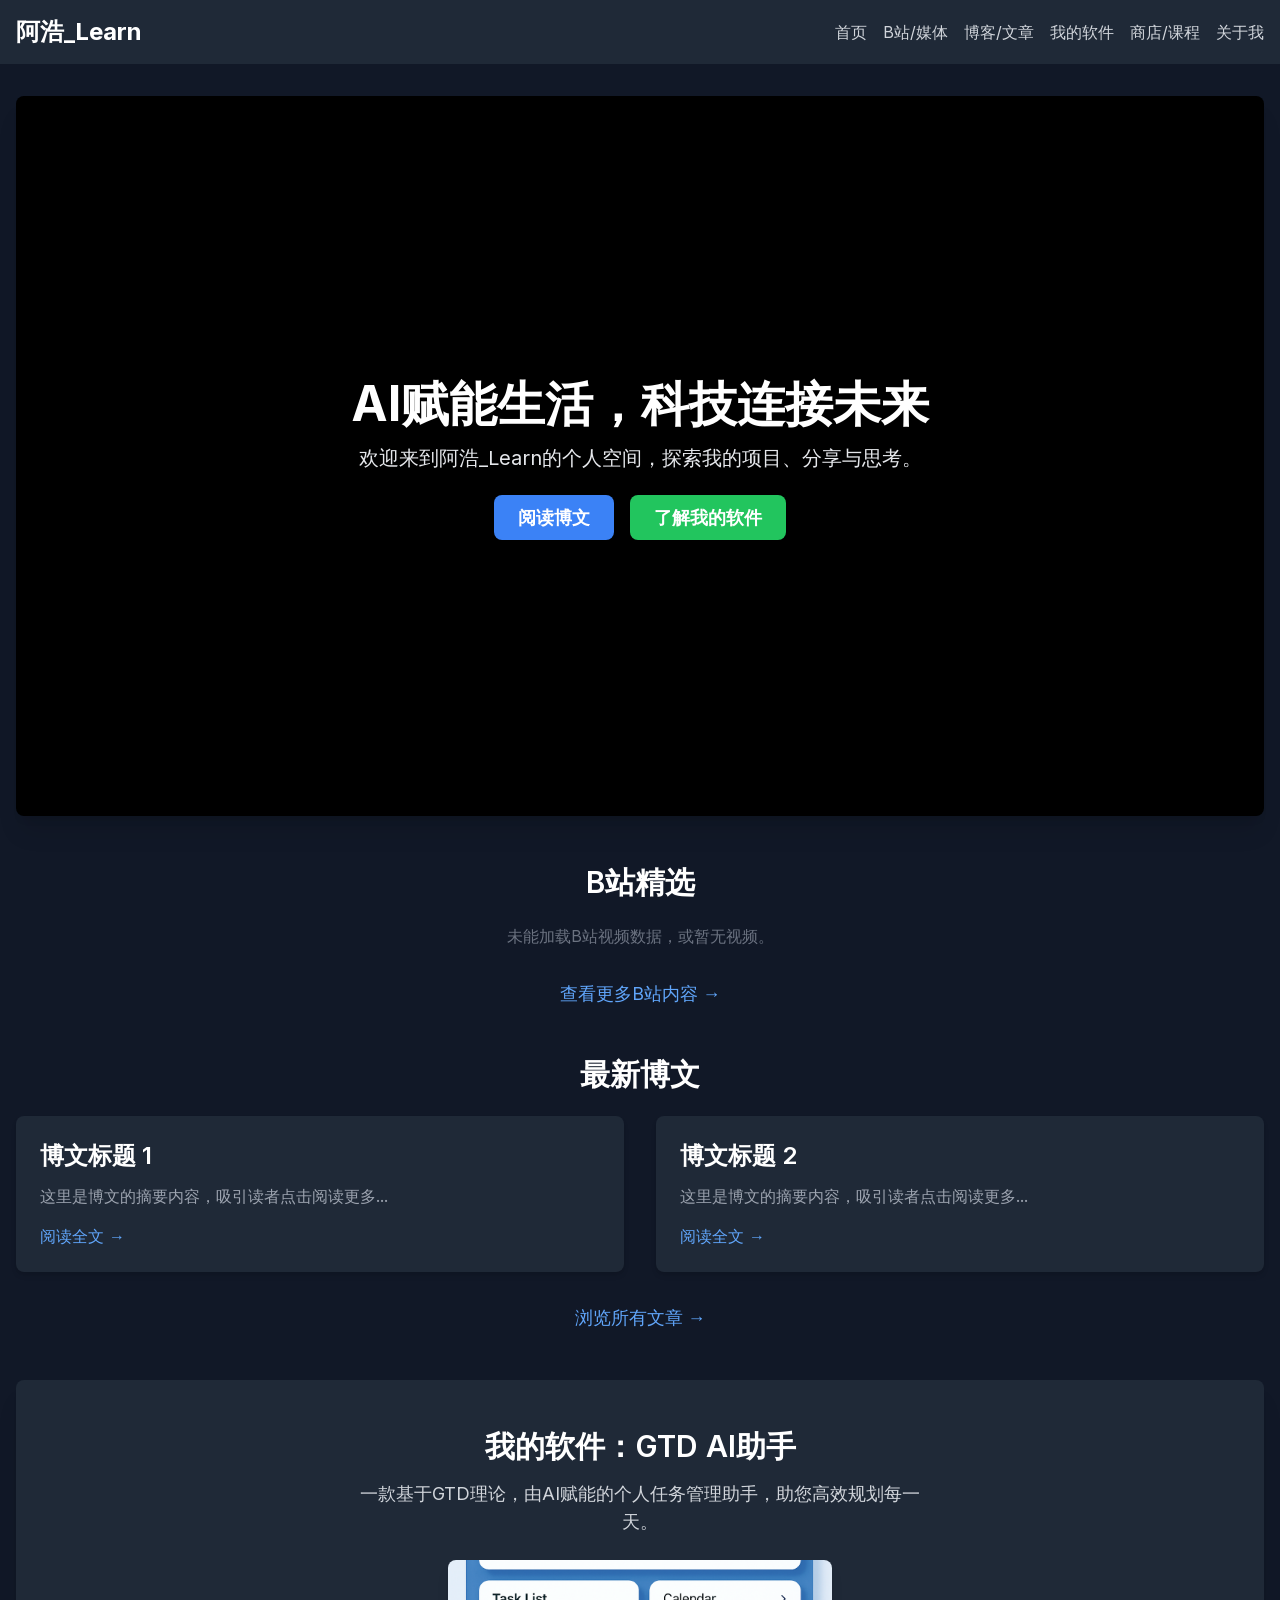
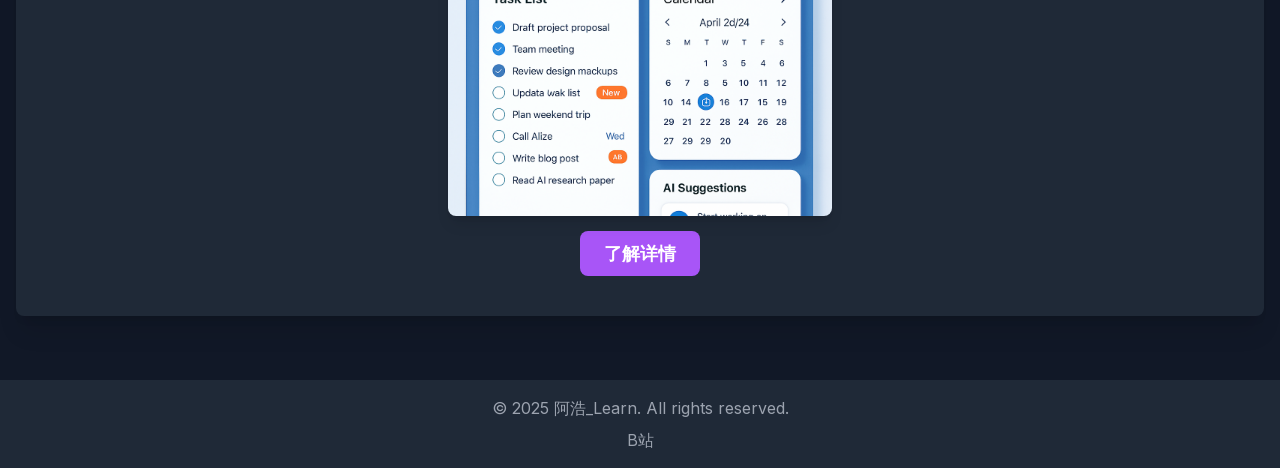
<file: index.html>
<!DOCTYPE html><html lang="zh-CN"><head><meta charSet="utf-8"/><meta name="viewport" content="width=device-width, initial-scale=1"/><link rel="preload" href="/_next/static/media/a34f9d1faa5f3315-s.p.woff2" as="font" crossorigin="" type="font/woff2"/><link rel="stylesheet" href="/_next/static/css/b08cdc8dbea40e16.css" data-precedence="next"/><link rel="preload" as="script" fetchPriority="low" href="/_next/static/chunks/webpack-dff0b5a355df2fd5.js"/><script src="/_next/static/chunks/ebe977ba-e4c408354d110c1b.js" async=""></script><script src="/_next/static/chunks/411-0ff63d061404826c.js" async=""></script><script src="/_next/static/chunks/main-app-44965b721586fa62.js" async=""></script><script src="/_next/static/chunks/612-c23a4a11d48ba472.js" async=""></script><script src="/_next/static/chunks/397-1b0a3c09056c58c5.js" async=""></script><script src="/_next/static/chunks/app/page-85545e90edfeb606.js" async=""></script><meta name="next-size-adjust" content=""/><title>阿浩_Learn 的个人网站</title><meta name="description" content="AI赋能生活，科技连接未来"/><link rel="icon" href="/favicon.ico" type="image/x-icon" sizes="16x16"/><script src="/_next/static/chunks/polyfills-42372ed130431b0a.js" noModule=""></script></head><body class="__className_d65c78 bg-gray-900 text-white"><nav class="bg-gray-800 p-4 sticky top-0 z-50"><div class="container mx-auto flex justify-between items-center"><a class="text-2xl font-bold text-white" href="/">阿浩_Learn</a><div class="space-x-4"><a class="text-gray-300 hover:text-white" href="/">首页</a><a class="text-gray-300 hover:text-white" href="/bilibili">B站/媒体</a><a class="text-gray-300 hover:text-white" href="/blog">博客/文章</a><a class="text-gray-300 hover:text-white" href="/software">我的软件</a><a class="text-gray-300 hover:text-white" href="/store">商店/课程</a><a class="text-gray-300 hover:text-white" href="/about">关于我</a></div></div></nav><main class="min-h-screen"><div class="container mx-auto px-4 py-8"><section class="relative h-[60vh] md:h-[80vh] flex items-center justify-center text-center bg-black rounded-lg shadow-xl mb-12 overflow-hidden"><video autoPlay="" loop="" muted="" playsInline="" class="absolute z-0 w-auto min-w-full min-h-full max-w-none opacity-50"><source src="/videos/hero-video.mp4" type="video/mp4"/>Your browser does not support the video tag.</video><div class="relative z-10 p-8"><h1 class="text-5xl font-bold mb-4 text-white">AI赋能生活，科技连接未来</h1><p class="text-xl text-gray-200 mb-8">欢迎来到阿浩_Learn的个人空间，探索我的项目、分享与思考。</p><div class="space-x-4"><a class="bg-blue-500 hover:bg-blue-600 text-white font-bold py-3 px-6 rounded-lg text-lg" href="/blog">阅读博文</a><a class="bg-green-500 hover:bg-green-600 text-white font-bold py-3 px-6 rounded-lg text-lg" href="/software">了解我的软件</a></div></div></section><section class="mb-12"><h2 class="text-3xl font-semibold mb-6 text-center">B站精选</h2><p class="text-center text-gray-500">未能加载B站视频数据，或暂无视频。</p><div class="text-center mt-8"><a class="text-lg text-blue-400 hover:text-blue-300" href="/bilibili">查看更多B站内容 →</a></div></section><section class="mb-12"><h2 class="text-3xl font-semibold mb-6 text-center">最新博文</h2><div class="grid grid-cols-1 md:grid-cols-2 gap-8"><div class="bg-gray-800 p-6 rounded-lg shadow-md"><h3 class="text-2xl font-semibold mb-3">博文标题 <!-- -->1</h3><p class="text-gray-400 mb-4">这里是博文的摘要内容，吸引读者点击阅读更多...</p><a class="text-blue-400 hover:text-blue-300" href="#">阅读全文 →</a></div><div class="bg-gray-800 p-6 rounded-lg shadow-md"><h3 class="text-2xl font-semibold mb-3">博文标题 <!-- -->2</h3><p class="text-gray-400 mb-4">这里是博文的摘要内容，吸引读者点击阅读更多...</p><a class="text-blue-400 hover:text-blue-300" href="#">阅读全文 →</a></div></div><div class="text-center mt-8"><a class="text-lg text-blue-400 hover:text-blue-300" href="/blog">浏览所有文章 →</a></div></section><section class="py-12 bg-gray-800 rounded-lg shadow-xl"><div class="container mx-auto px-4 text-center"><h2 class="text-3xl font-semibold mb-4">我的软件：GTD AI助手</h2><p class="text-lg text-gray-300 mb-6 max-w-xl mx-auto">一款基于GTD理论，由AI赋能的个人任务管理助手，助您高效规划每一天。</p><div class="w-full max-w-sm mx-auto h-64 relative rounded-lg overflow-hidden mb-6 shadow-lg"><img alt="GTD AI 助手 UI概念图" loading="lazy" decoding="async" data-nimg="fill" style="position:absolute;height:100%;width:100%;left:0;top:0;right:0;bottom:0;object-fit:cover;color:transparent" src="/images/software/gtd-ai-ui-concept.png"/></div><a class="bg-purple-500 hover:bg-purple-600 text-white font-bold py-3 px-6 rounded-lg text-lg" href="/software">了解详情</a></div></section></div></main><footer class="bg-gray-800 p-4 mt-8"><div class="container mx-auto text-center text-gray-400"><p>© <!-- -->2025<!-- --> 阿浩_Learn. All rights reserved.</p><p class="mt-2"><a href="https://space.bilibili.com/24543451" target="_blank" rel="noopener noreferrer" class="hover:text-white">B站</a></p></div></footer><script src="/_next/static/chunks/webpack-dff0b5a355df2fd5.js" async=""></script><script>(self.__next_f=self.__next_f||[]).push([0])</script><script>self.__next_f.push([1,"1:\"$Sreact.fragment\"\n2:I[4612,[\"612\",\"static/chunks/612-c23a4a11d48ba472.js\",\"397\",\"static/chunks/397-1b0a3c09056c58c5.js\",\"974\",\"static/chunks/app/page-85545e90edfeb606.js\"],\"\"]\n3:I[9729,[],\"\"]\n4:I[9829,[],\"\"]\n6:I[5358,[],\"OutletBoundary\"]\n8:I[5358,[],\"MetadataBoundary\"]\na:I[5358,[],\"ViewportBoundary\"]\nc:I[672,[],\"\"]\n:HL[\"/_next/static/media/a34f9d1faa5f3315-s.p.woff2\",\"font\",{\"crossOrigin\":\"\",\"type\":\"font/woff2\"}]\n:HL[\"/_next/static/css/b08cdc8dbea40e16.css\",\"style\"]\n"])</script><script>self.__next_f.push([1,"0:{\"P\":null,\"b\":\"TVpWMwFgQQCjz7j8eUDj5\",\"p\":\"\",\"c\":[\"\",\"\"],\"i\":false,\"f\":[[[\"\",{\"children\":[\"__PAGE__\",{}]},\"$undefined\",\"$undefined\",true],[\"\",[\"$\",\"$1\",\"c\",{\"children\":[[[\"$\",\"link\",\"0\",{\"rel\":\"stylesheet\",\"href\":\"/_next/static/css/b08cdc8dbea40e16.css\",\"precedence\":\"next\",\"crossOrigin\":\"$undefined\",\"nonce\":\"$undefined\"}]],[\"$\",\"html\",null,{\"lang\":\"zh-CN\",\"children\":[\"$\",\"body\",null,{\"className\":\"__className_d65c78 bg-gray-900 text-white\",\"children\":[[\"$\",\"nav\",null,{\"className\":\"bg-gray-800 p-4 sticky top-0 z-50\",\"children\":[\"$\",\"div\",null,{\"className\":\"container mx-auto flex justify-between items-center\",\"children\":[[\"$\",\"$L2\",null,{\"href\":\"/\",\"className\":\"text-2xl font-bold text-white\",\"children\":\"阿浩_Learn\"}],[\"$\",\"div\",null,{\"className\":\"space-x-4\",\"children\":[[\"$\",\"$L2\",null,{\"href\":\"/\",\"className\":\"text-gray-300 hover:text-white\",\"children\":\"首页\"}],[\"$\",\"$L2\",null,{\"href\":\"/bilibili\",\"className\":\"text-gray-300 hover:text-white\",\"children\":\"B站/媒体\"}],[\"$\",\"$L2\",null,{\"href\":\"/blog\",\"className\":\"text-gray-300 hover:text-white\",\"children\":\"博客/文章\"}],[\"$\",\"$L2\",null,{\"href\":\"/software\",\"className\":\"text-gray-300 hover:text-white\",\"children\":\"我的软件\"}],[\"$\",\"$L2\",null,{\"href\":\"/store\",\"className\":\"text-gray-300 hover:text-white\",\"children\":\"商店/课程\"}],[\"$\",\"$L2\",null,{\"href\":\"/about\",\"className\":\"text-gray-300 hover:text-white\",\"children\":\"关于我\"}]]}]]}]}],[\"$\",\"main\",null,{\"className\":\"min-h-screen\",\"children\":[\"$\",\"$L3\",null,{\"parallelRouterKey\":\"children\",\"segmentPath\":[\"children\"],\"error\":\"$undefined\",\"errorStyles\":\"$undefined\",\"errorScripts\":\"$undefined\",\"template\":[\"$\",\"$L4\",null,{}],\"templateStyles\":\"$undefined\",\"templateScripts\":\"$undefined\",\"notFound\":[[],[[\"$\",\"title\",null,{\"children\":\"404: This page could not be found.\"}],[\"$\",\"div\",null,{\"style\":{\"fontFamily\":\"system-ui,\\\"Segoe UI\\\",Roboto,Helvetica,Arial,sans-serif,\\\"Apple Color Emoji\\\",\\\"Segoe UI Emoji\\\"\",\"height\":\"100vh\",\"textAlign\":\"center\",\"display\":\"flex\",\"flexDirection\":\"column\",\"alignItems\":\"center\",\"justifyContent\":\"center\"},\"children\":[\"$\",\"div\",null,{\"children\":[[\"$\",\"style\",null,{\"dangerouslySetInnerHTML\":{\"__html\":\"body{color:#000;background:#fff;margin:0}.next-error-h1{border-right:1px solid rgba(0,0,0,.3)}@media (prefers-color-scheme:dark){body{color:#fff;background:#000}.next-error-h1{border-right:1px solid rgba(255,255,255,.3)}}\"}}],[\"$\",\"h1\",null,{\"className\":\"next-error-h1\",\"style\":{\"display\":\"inline-block\",\"margin\":\"0 20px 0 0\",\"padding\":\"0 23px 0 0\",\"fontSize\":24,\"fontWeight\":500,\"verticalAlign\":\"top\",\"lineHeight\":\"49px\"},\"children\":404}],[\"$\",\"div\",null,{\"style\":{\"display\":\"inline-block\"},\"children\":[\"$\",\"h2\",null,{\"style\":{\"fontSize\":14,\"fontWeight\":400,\"lineHeight\":\"49px\",\"margin\":0},\"children\":\"This page could not be found.\"}]}]]}]}]]],\"forbidden\":\"$undefined\",\"unauthorized\":\"$undefined\"}]}],[\"$\",\"footer\",null,{\"className\":\"bg-gray-800 p-4 mt-8\",\"children\":[\"$\",\"div\",null,{\"className\":\"container mx-auto text-center text-gray-400\",\"children\":[[\"$\",\"p\",null,{\"children\":[\"© \",2025,\" 阿浩_Learn. All rights reserved.\"]}],[\"$\",\"p\",null,{\"className\":\"mt-2\",\"children\":[\"$\",\"a\",null,{\"href\":\"https://space.bilibili.com/24543451\",\"target\":\"_blank\",\"rel\":\"noopener noreferrer\",\"className\":\"hover:text-white\",\"children\":\"B站\"}]}]]}]}]]}]}]]}],{\"children\":[\"__PAGE__\",[\"$\",\"$1\",\"c\",{\"children\":[\"$L5\",null,[\"$\",\"$L6\",null,{\"children\":\"$L7\"}]]}],{},null,false]},null,false],[\"$\",\"$1\",\"h\",{\"children\":[null,[\"$\",\"$1\",\"vHArq6VvV_4i2s9Mr7Ov2\",{\"children\":[[\"$\",\"$L8\",null,{\"children\":\"$L9\"}],[\"$\",\"$La\",null,{\"children\":\"$Lb\"}],[\"$\",\"meta\",null,{\"name\":\"next-size-adjust\",\"content\":\"\"}]]}]]}],false]],\"m\":\"$undefined\",\"G\":[\"$c\",\"$undefined\"],\"s\":false,\"S\":true}\n"])</script><script>self.__next_f.push([1,"b:[[\"$\",\"meta\",\"0\",{\"name\":\"viewport\",\"content\":\"width=device-width, initial-scale=1\"}]]\n9:[[\"$\",\"meta\",\"0\",{\"charSet\":\"utf-8\"}],[\"$\",\"title\",\"1\",{\"children\":\"阿浩_Learn 的个人网站\"}],[\"$\",\"meta\",\"2\",{\"name\":\"description\",\"content\":\"AI赋能生活，科技连接未来\"}],[\"$\",\"link\",\"3\",{\"rel\":\"icon\",\"href\":\"/favicon.ico\",\"type\":\"image/x-icon\",\"sizes\":\"16x16\"}]]\n"])</script><script>self.__next_f.push([1,"7:null\n"])</script><script>self.__next_f.push([1,"d:I[3397,[\"612\",\"static/chunks/612-c23a4a11d48ba472.js\",\"397\",\"static/chunks/397-1b0a3c09056c58c5.js\",\"974\",\"static/chunks/app/page-85545e90edfeb606.js\"],\"Image\"]\n"])</script><script>self.__next_f.push([1,"5:[\"$\",\"div\",null,{\"className\":\"container mx-auto px-4 py-8\",\"children\":[[\"$\",\"section\",null,{\"className\":\"relative h-[60vh] md:h-[80vh] flex items-center justify-center text-center bg-black rounded-lg shadow-xl mb-12 overflow-hidden\",\"children\":[[\"$\",\"video\",null,{\"autoPlay\":true,\"loop\":true,\"muted\":true,\"playsInline\":true,\"className\":\"absolute z-0 w-auto min-w-full min-h-full max-w-none opacity-50\",\"children\":[[\"$\",\"source\",null,{\"src\":\"/videos/hero-video.mp4\",\"type\":\"video/mp4\"}],\"Your browser does not support the video tag.\"]}],[\"$\",\"div\",null,{\"className\":\"relative z-10 p-8\",\"children\":[[\"$\",\"h1\",null,{\"className\":\"text-5xl font-bold mb-4 text-white\",\"children\":\"AI赋能生活，科技连接未来\"}],[\"$\",\"p\",null,{\"className\":\"text-xl text-gray-200 mb-8\",\"children\":\"欢迎来到阿浩_Learn的个人空间，探索我的项目、分享与思考。\"}],[\"$\",\"div\",null,{\"className\":\"space-x-4\",\"children\":[[\"$\",\"$L2\",null,{\"href\":\"/blog\",\"className\":\"bg-blue-500 hover:bg-blue-600 text-white font-bold py-3 px-6 rounded-lg text-lg\",\"children\":\"阅读博文\"}],[\"$\",\"$L2\",null,{\"href\":\"/software\",\"className\":\"bg-green-500 hover:bg-green-600 text-white font-bold py-3 px-6 rounded-lg text-lg\",\"children\":\"了解我的软件\"}]]}]]}]]}],[\"$\",\"section\",null,{\"className\":\"mb-12\",\"children\":[[\"$\",\"h2\",null,{\"className\":\"text-3xl font-semibold mb-6 text-center\",\"children\":\"B站精选\"}],[\"$\",\"p\",null,{\"className\":\"text-center text-gray-500\",\"children\":\"未能加载B站视频数据，或暂无视频。\"}],[\"$\",\"div\",null,{\"className\":\"text-center mt-8\",\"children\":[\"$\",\"$L2\",null,{\"href\":\"/bilibili\",\"className\":\"text-lg text-blue-400 hover:text-blue-300\",\"children\":\"查看更多B站内容 →\"}]}]]}],[\"$\",\"section\",null,{\"className\":\"mb-12\",\"children\":[[\"$\",\"h2\",null,{\"className\":\"text-3xl font-semibold mb-6 text-center\",\"children\":\"最新博文\"}],[\"$\",\"div\",null,{\"className\":\"grid grid-cols-1 md:grid-cols-2 gap-8\",\"children\":[[\"$\",\"div\",\"1\",{\"className\":\"bg-gray-800 p-6 rounded-lg shadow-md\",\"children\":[[\"$\",\"h3\",null,{\"className\":\"text-2xl font-semibold mb-3\",\"children\":[\"博文标题 \",1]}],[\"$\",\"p\",null,{\"className\":\"text-gray-400 mb-4\",\"children\":\"这里是博文的摘要内容，吸引读者点击阅读更多...\"}],[\"$\",\"$L2\",null,{\"href\":\"#\",\"className\":\"text-blue-400 hover:text-blue-300\",\"children\":\"阅读全文 →\"}]]}],[\"$\",\"div\",\"2\",{\"className\":\"bg-gray-800 p-6 rounded-lg shadow-md\",\"children\":[[\"$\",\"h3\",null,{\"className\":\"text-2xl font-semibold mb-3\",\"children\":[\"博文标题 \",2]}],[\"$\",\"p\",null,{\"className\":\"text-gray-400 mb-4\",\"children\":\"这里是博文的摘要内容，吸引读者点击阅读更多...\"}],[\"$\",\"$L2\",null,{\"href\":\"#\",\"className\":\"text-blue-400 hover:text-blue-300\",\"children\":\"阅读全文 →\"}]]}]]}],[\"$\",\"div\",null,{\"className\":\"text-center mt-8\",\"children\":[\"$\",\"$L2\",null,{\"href\":\"/blog\",\"className\":\"text-lg text-blue-400 hover:text-blue-300\",\"children\":\"浏览所有文章 →\"}]}]]}],[\"$\",\"section\",null,{\"className\":\"py-12 bg-gray-800 rounded-lg shadow-xl\",\"children\":[\"$\",\"div\",null,{\"className\":\"container mx-auto px-4 text-center\",\"children\":[[\"$\",\"h2\",null,{\"className\":\"text-3xl font-semibold mb-4\",\"children\":\"我的软件：GTD AI助手\"}],[\"$\",\"p\",null,{\"className\":\"text-lg text-gray-300 mb-6 max-w-xl mx-auto\",\"children\":\"一款基于GTD理论，由AI赋能的个人任务管理助手，助您高效规划每一天。\"}],[\"$\",\"div\",null,{\"className\":\"w-full max-w-sm mx-auto h-64 relative rounded-lg overflow-hidden mb-6 shadow-lg\",\"children\":[\"$\",\"$Ld\",null,{\"src\":\"/images/software/gtd-ai-ui-concept.png\",\"alt\":\"GTD AI 助手 UI概念图\",\"layout\":\"fill\",\"objectFit\":\"cover\"}]}],[\"$\",\"$L2\",null,{\"href\":\"/software\",\"className\":\"bg-purple-500 hover:bg-purple-600 text-white font-bold py-3 px-6 rounded-lg text-lg\",\"children\":\"了解详情\"}]]}]}]]}]\n"])</script></body></html>
</file>
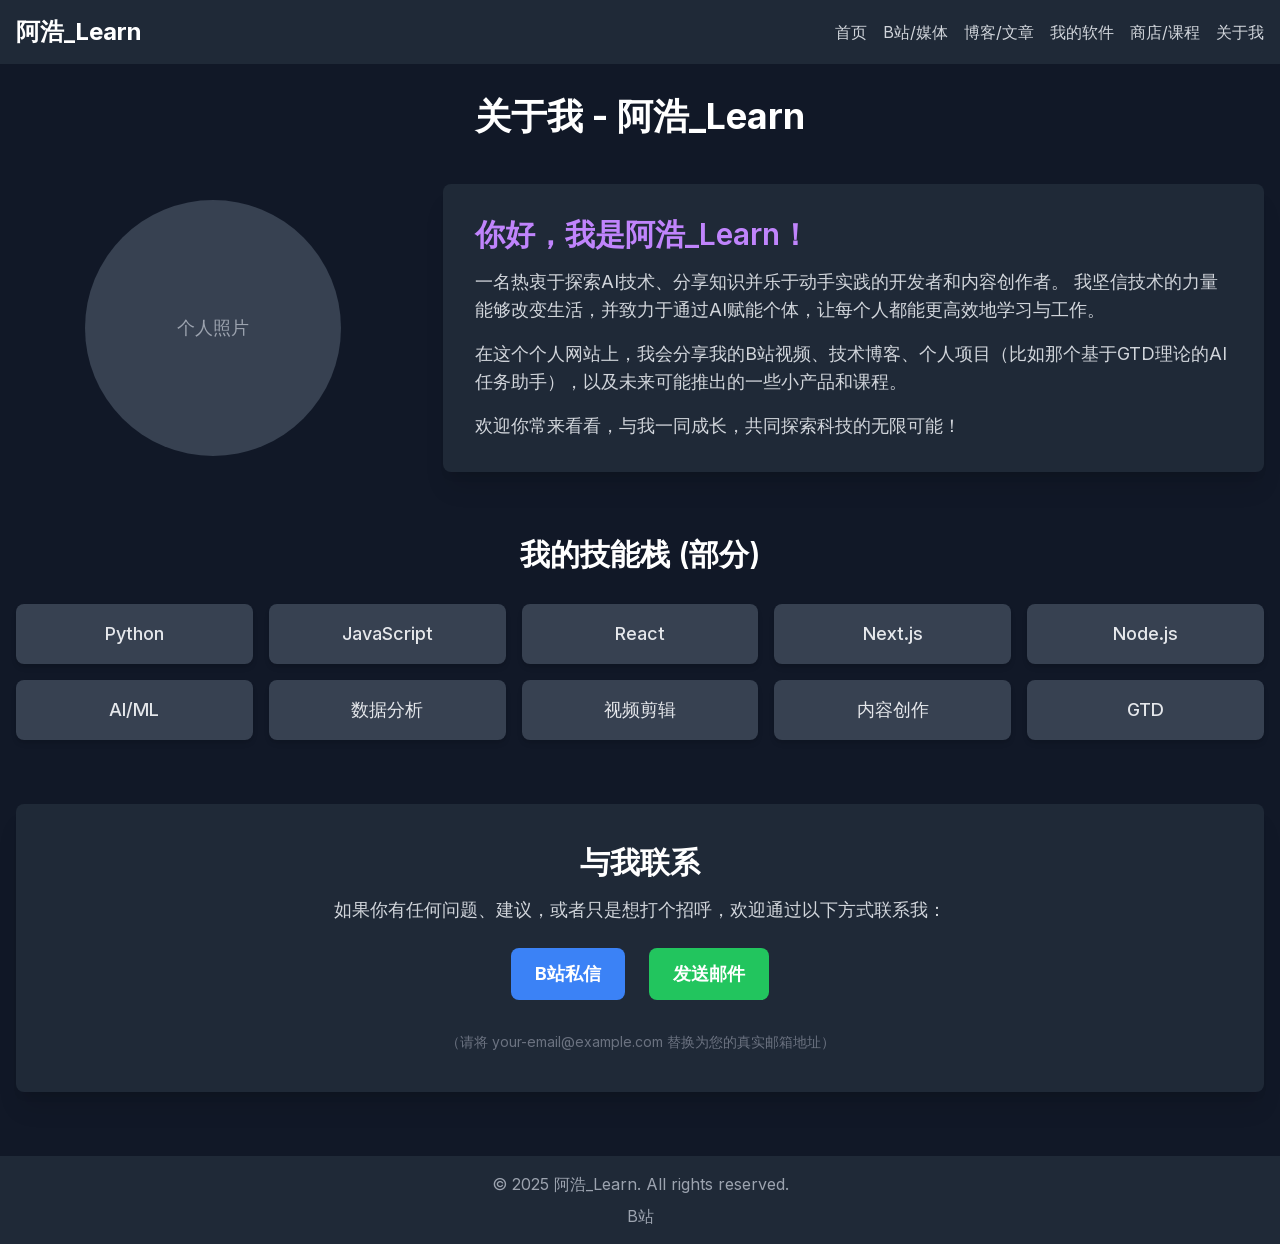
<file: about.html>
<!DOCTYPE html><html lang="zh-CN"><head><meta charSet="utf-8"/><meta name="viewport" content="width=device-width, initial-scale=1"/><link rel="preload" href="/_next/static/media/a34f9d1faa5f3315-s.p.woff2" as="font" crossorigin="" type="font/woff2"/><link rel="stylesheet" href="/_next/static/css/b08cdc8dbea40e16.css" data-precedence="next"/><link rel="preload" as="script" fetchPriority="low" href="/_next/static/chunks/webpack-dff0b5a355df2fd5.js"/><script src="/_next/static/chunks/ebe977ba-e4c408354d110c1b.js" async=""></script><script src="/_next/static/chunks/411-0ff63d061404826c.js" async=""></script><script src="/_next/static/chunks/main-app-44965b721586fa62.js" async=""></script><script src="/_next/static/chunks/612-c23a4a11d48ba472.js" async=""></script><script src="/_next/static/chunks/397-1b0a3c09056c58c5.js" async=""></script><script src="/_next/static/chunks/app/page-85545e90edfeb606.js" async=""></script><meta name="next-size-adjust" content=""/><title>阿浩_Learn 的个人网站</title><meta name="description" content="AI赋能生活，科技连接未来"/><link rel="icon" href="/favicon.ico" type="image/x-icon" sizes="16x16"/><script src="/_next/static/chunks/polyfills-42372ed130431b0a.js" noModule=""></script></head><body class="__className_d65c78 bg-gray-900 text-white"><nav class="bg-gray-800 p-4 sticky top-0 z-50"><div class="container mx-auto flex justify-between items-center"><a class="text-2xl font-bold text-white" href="/">阿浩_Learn</a><div class="space-x-4"><a class="text-gray-300 hover:text-white" href="/">首页</a><a class="text-gray-300 hover:text-white" href="/bilibili">B站/媒体</a><a class="text-gray-300 hover:text-white" href="/blog">博客/文章</a><a class="text-gray-300 hover:text-white" href="/software">我的软件</a><a class="text-gray-300 hover:text-white" href="/store">商店/课程</a><a class="text-gray-300 hover:text-white" href="/about">关于我</a></div></div></nav><main class="min-h-screen"><div class="container mx-auto px-4 py-8"><h1 class="text-4xl font-bold mb-12 text-center">关于我 - 阿浩_Learn</h1><section class="grid grid-cols-1 md:grid-cols-3 gap-8 items-center mb-16"><div class="md:col-span-1 flex justify-center"><div class="w-48 h-48 md:w-64 md:h-64 rounded-full bg-gray-700 flex items-center justify-center text-gray-400 text-lg overflow-hidden">个人照片</div></div><div class="md:col-span-2 bg-gray-800 p-8 rounded-lg shadow-xl"><h2 class="text-3xl font-semibold mb-4 text-purple-400">你好，我是阿浩_Learn！</h2><p class="text-lg text-gray-300 mb-4">一名热衷于探索AI技术、分享知识并乐于动手实践的开发者和内容创作者。 我坚信技术的力量能够改变生活，并致力于通过AI赋能个体，让每个人都能更高效地学习与工作。</p><p class="text-lg text-gray-300 mb-4">在这个个人网站上，我会分享我的B站视频、技术博客、个人项目（比如那个基于GTD理论的AI任务助手），以及未来可能推出的一些小产品和课程。</p><p class="text-lg text-gray-300">欢迎你常来看看，与我一同成长，共同探索科技的无限可能！</p></div></section><section class="mb-16"><h2 class="text-3xl font-semibold mb-8 text-center">我的技能栈 (部分)</h2><div class="grid grid-cols-2 sm:grid-cols-3 md:grid-cols-4 lg:grid-cols-5 gap-4 text-center"><div class="bg-gray-700 p-4 rounded-lg shadow-md"><p class="text-lg font-medium text-gray-200">Python</p></div><div class="bg-gray-700 p-4 rounded-lg shadow-md"><p class="text-lg font-medium text-gray-200">JavaScript</p></div><div class="bg-gray-700 p-4 rounded-lg shadow-md"><p class="text-lg font-medium text-gray-200">React</p></div><div class="bg-gray-700 p-4 rounded-lg shadow-md"><p class="text-lg font-medium text-gray-200">Next.js</p></div><div class="bg-gray-700 p-4 rounded-lg shadow-md"><p class="text-lg font-medium text-gray-200">Node.js</p></div><div class="bg-gray-700 p-4 rounded-lg shadow-md"><p class="text-lg font-medium text-gray-200">AI/ML</p></div><div class="bg-gray-700 p-4 rounded-lg shadow-md"><p class="text-lg font-medium text-gray-200">数据分析</p></div><div class="bg-gray-700 p-4 rounded-lg shadow-md"><p class="text-lg font-medium text-gray-200">视频剪辑</p></div><div class="bg-gray-700 p-4 rounded-lg shadow-md"><p class="text-lg font-medium text-gray-200">内容创作</p></div><div class="bg-gray-700 p-4 rounded-lg shadow-md"><p class="text-lg font-medium text-gray-200">GTD</p></div></div></section><section class="text-center bg-gray-800 p-10 rounded-lg shadow-xl"><h2 class="text-3xl font-semibold mb-4">与我联系</h2><p class="text-lg text-gray-300 mb-6">如果你有任何问题、建议，或者只是想打个招呼，欢迎通过以下方式联系我：</p><div class="space-y-3 md:space-y-0 md:space-x-6"><a href="https://space.bilibili.com/24543451" target="_blank" rel="noopener noreferrer" class="inline-block bg-blue-500 hover:bg-blue-600 text-white font-bold py-3 px-6 rounded-lg text-lg">B站私信</a><a href="mailto:your-email@example.com" class="inline-block bg-green-500 hover:bg-green-600 text-white font-bold py-3 px-6 rounded-lg text-lg">发送邮件</a></div><p class="text-sm text-gray-500 mt-8">（请将 your-email@example.com 替换为您的真实邮箱地址）</p></section></div></main><footer class="bg-gray-800 p-4 mt-8"><div class="container mx-auto text-center text-gray-400"><p>© <!-- -->2025<!-- --> 阿浩_Learn. All rights reserved.</p><p class="mt-2"><a href="https://space.bilibili.com/24543451" target="_blank" rel="noopener noreferrer" class="hover:text-white">B站</a></p></div></footer><script src="/_next/static/chunks/webpack-dff0b5a355df2fd5.js" async=""></script><script>(self.__next_f=self.__next_f||[]).push([0])</script><script>self.__next_f.push([1,"1:\"$Sreact.fragment\"\n2:I[4612,[\"612\",\"static/chunks/612-c23a4a11d48ba472.js\",\"397\",\"static/chunks/397-1b0a3c09056c58c5.js\",\"974\",\"static/chunks/app/page-85545e90edfeb606.js\"],\"\"]\n3:I[9729,[],\"\"]\n4:I[9829,[],\"\"]\n5:I[5358,[],\"OutletBoundary\"]\n7:I[5358,[],\"MetadataBoundary\"]\n9:I[5358,[],\"ViewportBoundary\"]\nb:I[672,[],\"\"]\n:HL[\"/_next/static/media/a34f9d1faa5f3315-s.p.woff2\",\"font\",{\"crossOrigin\":\"\",\"type\":\"font/woff2\"}]\n:HL[\"/_next/static/css/b08cdc8dbea40e16.css\",\"style\"]\n"])</script><script>self.__next_f.push([1,"0:{\"P\":null,\"b\":\"TVpWMwFgQQCjz7j8eUDj5\",\"p\":\"\",\"c\":[\"\",\"about\"],\"i\":false,\"f\":[[[\"\",{\"children\":[\"about\",{\"children\":[\"__PAGE__\",{}]}]},\"$undefined\",\"$undefined\",true],[\"\",[\"$\",\"$1\",\"c\",{\"children\":[[[\"$\",\"link\",\"0\",{\"rel\":\"stylesheet\",\"href\":\"/_next/static/css/b08cdc8dbea40e16.css\",\"precedence\":\"next\",\"crossOrigin\":\"$undefined\",\"nonce\":\"$undefined\"}]],[\"$\",\"html\",null,{\"lang\":\"zh-CN\",\"children\":[\"$\",\"body\",null,{\"className\":\"__className_d65c78 bg-gray-900 text-white\",\"children\":[[\"$\",\"nav\",null,{\"className\":\"bg-gray-800 p-4 sticky top-0 z-50\",\"children\":[\"$\",\"div\",null,{\"className\":\"container mx-auto flex justify-between items-center\",\"children\":[[\"$\",\"$L2\",null,{\"href\":\"/\",\"className\":\"text-2xl font-bold text-white\",\"children\":\"阿浩_Learn\"}],[\"$\",\"div\",null,{\"className\":\"space-x-4\",\"children\":[[\"$\",\"$L2\",null,{\"href\":\"/\",\"className\":\"text-gray-300 hover:text-white\",\"children\":\"首页\"}],[\"$\",\"$L2\",null,{\"href\":\"/bilibili\",\"className\":\"text-gray-300 hover:text-white\",\"children\":\"B站/媒体\"}],[\"$\",\"$L2\",null,{\"href\":\"/blog\",\"className\":\"text-gray-300 hover:text-white\",\"children\":\"博客/文章\"}],[\"$\",\"$L2\",null,{\"href\":\"/software\",\"className\":\"text-gray-300 hover:text-white\",\"children\":\"我的软件\"}],[\"$\",\"$L2\",null,{\"href\":\"/store\",\"className\":\"text-gray-300 hover:text-white\",\"children\":\"商店/课程\"}],[\"$\",\"$L2\",null,{\"href\":\"/about\",\"className\":\"text-gray-300 hover:text-white\",\"children\":\"关于我\"}]]}]]}]}],[\"$\",\"main\",null,{\"className\":\"min-h-screen\",\"children\":[\"$\",\"$L3\",null,{\"parallelRouterKey\":\"children\",\"segmentPath\":[\"children\"],\"error\":\"$undefined\",\"errorStyles\":\"$undefined\",\"errorScripts\":\"$undefined\",\"template\":[\"$\",\"$L4\",null,{}],\"templateStyles\":\"$undefined\",\"templateScripts\":\"$undefined\",\"notFound\":[[],[[\"$\",\"title\",null,{\"children\":\"404: This page could not be found.\"}],[\"$\",\"div\",null,{\"style\":{\"fontFamily\":\"system-ui,\\\"Segoe UI\\\",Roboto,Helvetica,Arial,sans-serif,\\\"Apple Color Emoji\\\",\\\"Segoe UI Emoji\\\"\",\"height\":\"100vh\",\"textAlign\":\"center\",\"display\":\"flex\",\"flexDirection\":\"column\",\"alignItems\":\"center\",\"justifyContent\":\"center\"},\"children\":[\"$\",\"div\",null,{\"children\":[[\"$\",\"style\",null,{\"dangerouslySetInnerHTML\":{\"__html\":\"body{color:#000;background:#fff;margin:0}.next-error-h1{border-right:1px solid rgba(0,0,0,.3)}@media (prefers-color-scheme:dark){body{color:#fff;background:#000}.next-error-h1{border-right:1px solid rgba(255,255,255,.3)}}\"}}],[\"$\",\"h1\",null,{\"className\":\"next-error-h1\",\"style\":{\"display\":\"inline-block\",\"margin\":\"0 20px 0 0\",\"padding\":\"0 23px 0 0\",\"fontSize\":24,\"fontWeight\":500,\"verticalAlign\":\"top\",\"lineHeight\":\"49px\"},\"children\":404}],[\"$\",\"div\",null,{\"style\":{\"display\":\"inline-block\"},\"children\":[\"$\",\"h2\",null,{\"style\":{\"fontSize\":14,\"fontWeight\":400,\"lineHeight\":\"49px\",\"margin\":0},\"children\":\"This page could not be found.\"}]}]]}]}]]],\"forbidden\":\"$undefined\",\"unauthorized\":\"$undefined\"}]}],[\"$\",\"footer\",null,{\"className\":\"bg-gray-800 p-4 mt-8\",\"children\":[\"$\",\"div\",null,{\"className\":\"container mx-auto text-center text-gray-400\",\"children\":[[\"$\",\"p\",null,{\"children\":[\"© \",2025,\" 阿浩_Learn. All rights reserved.\"]}],[\"$\",\"p\",null,{\"className\":\"mt-2\",\"children\":[\"$\",\"a\",null,{\"href\":\"https://space.bilibili.com/24543451\",\"target\":\"_blank\",\"rel\":\"noopener noreferrer\",\"className\":\"hover:text-white\",\"children\":\"B站\"}]}]]}]}]]}]}]]}],{\"children\":[\"about\",[\"$\",\"$1\",\"c\",{\"children\":[null,[\"$\",\"$L3\",null,{\"parallelRouterKey\":\"children\",\"segmentPath\":[\"children\",\"about\",\"children\"],\"error\":\"$undefined\",\"errorStyles\":\"$undefined\",\"errorScripts\":\"$undefined\",\"template\":[\"$\",\"$L4\",null,{}],\"templateStyles\":\"$undefined\",\"templateScripts\":\"$undefined\",\"notFound\":\"$undefined\",\"forbidden\":\"$undefined\",\"unauthorized\":\"$undefined\"}]]}],{\"children\":[\"__PAGE__\",[\"$\",\"$1\",\"c\",{\"children\":[[\"$\",\"div\",null,{\"className\":\"container mx-auto px-4 py-8\",\"children\":[[\"$\",\"h1\",null,{\"className\":\"text-4xl font-bold mb-12 text-center\",\"children\":\"关于我 - 阿浩_Learn\"}],[\"$\",\"section\",null,{\"className\":\"grid grid-cols-1 md:grid-cols-3 gap-8 items-center mb-16\",\"children\":[[\"$\",\"div\",null,{\"className\":\"md:col-span-1 flex justify-center\",\"children\":[\"$\",\"div\",null,{\"className\":\"w-48 h-48 md:w-64 md:h-64 rounded-full bg-gray-700 flex items-center justify-center text-gray-400 text-lg overflow-hidden\",\"children\":\"个人照片\"}]}],[\"$\",\"div\",null,{\"className\":\"md:col-span-2 bg-gray-800 p-8 rounded-lg shadow-xl\",\"children\":[[\"$\",\"h2\",null,{\"className\":\"text-3xl font-semibold mb-4 text-purple-400\",\"children\":\"你好，我是阿浩_Learn！\"}],[\"$\",\"p\",null,{\"className\":\"text-lg text-gray-300 mb-4\",\"children\":\"一名热衷于探索AI技术、分享知识并乐于动手实践的开发者和内容创作者。 我坚信技术的力量能够改变生活，并致力于通过AI赋能个体，让每个人都能更高效地学习与工作。\"}],[\"$\",\"p\",null,{\"className\":\"text-lg text-gray-300 mb-4\",\"children\":\"在这个个人网站上，我会分享我的B站视频、技术博客、个人项目（比如那个基于GTD理论的AI任务助手），以及未来可能推出的一些小产品和课程。\"}],[\"$\",\"p\",null,{\"className\":\"text-lg text-gray-300\",\"children\":\"欢迎你常来看看，与我一同成长，共同探索科技的无限可能！\"}]]}]]}],[\"$\",\"section\",null,{\"className\":\"mb-16\",\"children\":[[\"$\",\"h2\",null,{\"className\":\"text-3xl font-semibold mb-8 text-center\",\"children\":\"我的技能栈 (部分)\"}],[\"$\",\"div\",null,{\"className\":\"grid grid-cols-2 sm:grid-cols-3 md:grid-cols-4 lg:grid-cols-5 gap-4 text-center\",\"children\":[[\"$\",\"div\",\"Python\",{\"className\":\"bg-gray-700 p-4 rounded-lg shadow-md\",\"children\":[\"$\",\"p\",null,{\"className\":\"text-lg font-medium text-gray-200\",\"children\":\"Python\"}]}],[\"$\",\"div\",\"JavaScript\",{\"className\":\"bg-gray-700 p-4 rounded-lg shadow-md\",\"children\":[\"$\",\"p\",null,{\"className\":\"text-lg font-medium text-gray-200\",\"children\":\"JavaScript\"}]}],[\"$\",\"div\",\"React\",{\"className\":\"bg-gray-700 p-4 rounded-lg shadow-md\",\"children\":[\"$\",\"p\",null,{\"className\":\"text-lg font-medium text-gray-200\",\"children\":\"React\"}]}],[\"$\",\"div\",\"Next.js\",{\"className\":\"bg-gray-700 p-4 rounded-lg shadow-md\",\"children\":[\"$\",\"p\",null,{\"className\":\"text-lg font-medium text-gray-200\",\"children\":\"Next.js\"}]}],[\"$\",\"div\",\"Node.js\",{\"className\":\"bg-gray-700 p-4 rounded-lg shadow-md\",\"children\":[\"$\",\"p\",null,{\"className\":\"text-lg font-medium text-gray-200\",\"children\":\"Node.js\"}]}],[\"$\",\"div\",\"AI/ML\",{\"className\":\"bg-gray-700 p-4 rounded-lg shadow-md\",\"children\":[\"$\",\"p\",null,{\"className\":\"text-lg font-medium text-gray-200\",\"children\":\"AI/ML\"}]}],[\"$\",\"div\",\"数据分析\",{\"className\":\"bg-gray-700 p-4 rounded-lg shadow-md\",\"children\":[\"$\",\"p\",null,{\"className\":\"text-lg font-medium text-gray-200\",\"children\":\"数据分析\"}]}],[\"$\",\"div\",\"视频剪辑\",{\"className\":\"bg-gray-700 p-4 rounded-lg shadow-md\",\"children\":[\"$\",\"p\",null,{\"className\":\"text-lg font-medium text-gray-200\",\"children\":\"视频剪辑\"}]}],[\"$\",\"div\",\"内容创作\",{\"className\":\"bg-gray-700 p-4 rounded-lg shadow-md\",\"children\":[\"$\",\"p\",null,{\"className\":\"text-lg font-medium text-gray-200\",\"children\":\"内容创作\"}]}],[\"$\",\"div\",\"GTD\",{\"className\":\"bg-gray-700 p-4 rounded-lg shadow-md\",\"children\":[\"$\",\"p\",null,{\"className\":\"text-lg font-medium text-gray-200\",\"children\":\"GTD\"}]}]]}]]}],[\"$\",\"section\",null,{\"className\":\"text-center bg-gray-800 p-10 rounded-lg shadow-xl\",\"children\":[[\"$\",\"h2\",null,{\"className\":\"text-3xl font-semibold mb-4\",\"children\":\"与我联系\"}],[\"$\",\"p\",null,{\"className\":\"text-lg text-gray-300 mb-6\",\"children\":\"如果你有任何问题、建议，或者只是想打个招呼，欢迎通过以下方式联系我：\"}],[\"$\",\"div\",null,{\"className\":\"space-y-3 md:space-y-0 md:space-x-6\",\"children\":[[\"$\",\"a\",null,{\"href\":\"https://space.bilibili.com/24543451\",\"target\":\"_blank\",\"rel\":\"noopener noreferrer\",\"className\":\"inline-block bg-blue-500 hover:bg-blue-600 text-white font-bold py-3 px-6 rounded-lg text-lg\",\"children\":\"B站私信\"}],[\"$\",\"a\",null,{\"href\":\"mailto:your-email@example.com\",\"className\":\"inline-block bg-green-500 hover:bg-green-600 text-white font-bold py-3 px-6 rounded-lg text-lg\",\"children\":\"发送邮件\"}]]}],[\"$\",\"p\",null,{\"className\":\"text-sm text-gray-500 mt-8\",\"children\":\"（请将 your-email@example.com 替换为您的真实邮箱地址）\"}]]}]]}],null,[\"$\",\"$L5\",null,{\"children\":\"$L6\"}]]}],{},null,false]},null,false]},null,false],[\"$\",\"$1\",\"h\",{\"children\":[null,[\"$\",\"$1\",\"xF-AuDpcYCchOMHcEo4iJ\",{\"children\":[[\"$\",\"$L7\",null,{\"children\":\"$L8\"}],[\"$\",\"$L9\",null,{\"children\":\"$La\"}],[\"$\",\"meta\",null,{\"name\":\"next-size-adjust\",\"content\":\"\"}]]}]]}],false]],\"m\":\"$undefined\",\"G\":[\"$b\",\"$undefined\"],\"s\":false,\"S\":true}\n"])</script><script>self.__next_f.push([1,"a:[[\"$\",\"meta\",\"0\",{\"name\":\"viewport\",\"content\":\"width=device-width, initial-scale=1\"}]]\n8:[[\"$\",\"meta\",\"0\",{\"charSet\":\"utf-8\"}],[\"$\",\"title\",\"1\",{\"children\":\"阿浩_Learn 的个人网站\"}],[\"$\",\"meta\",\"2\",{\"name\":\"description\",\"content\":\"AI赋能生活，科技连接未来\"}],[\"$\",\"link\",\"3\",{\"rel\":\"icon\",\"href\":\"/favicon.ico\",\"type\":\"image/x-icon\",\"sizes\":\"16x16\"}]]\n"])</script><script>self.__next_f.push([1,"6:null\n"])</script></body></html>
</file>
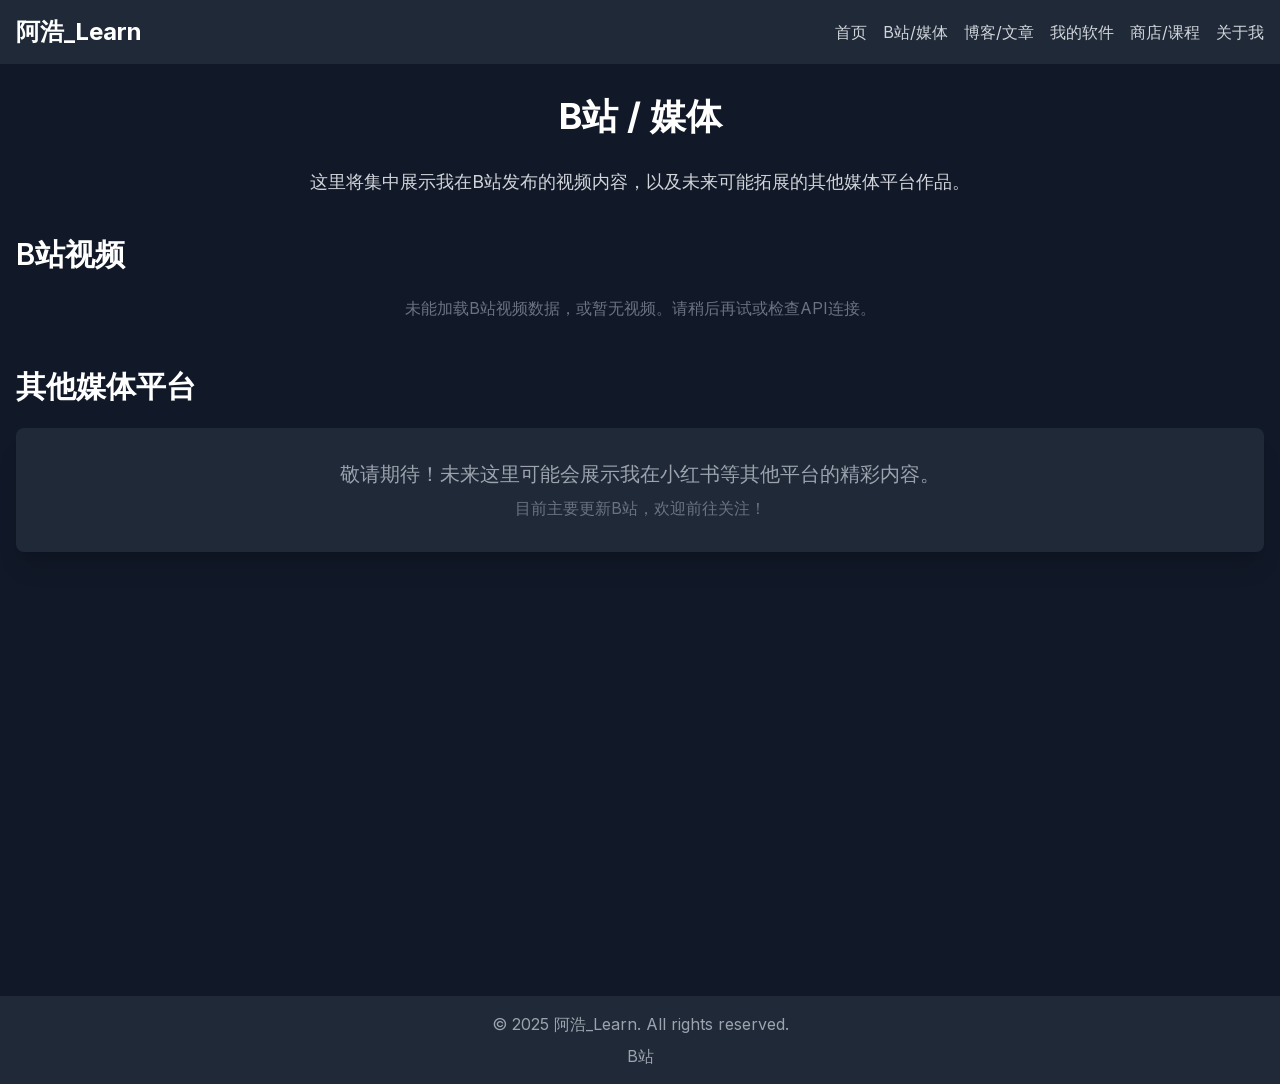
<file: bilibili.html>
<!DOCTYPE html><html lang="zh-CN"><head><meta charSet="utf-8"/><meta name="viewport" content="width=device-width, initial-scale=1"/><link rel="preload" href="/_next/static/media/a34f9d1faa5f3315-s.p.woff2" as="font" crossorigin="" type="font/woff2"/><link rel="stylesheet" href="/_next/static/css/b08cdc8dbea40e16.css" data-precedence="next"/><link rel="preload" as="script" fetchPriority="low" href="/_next/static/chunks/webpack-dff0b5a355df2fd5.js"/><script src="/_next/static/chunks/ebe977ba-e4c408354d110c1b.js" async=""></script><script src="/_next/static/chunks/411-0ff63d061404826c.js" async=""></script><script src="/_next/static/chunks/main-app-44965b721586fa62.js" async=""></script><script src="/_next/static/chunks/612-c23a4a11d48ba472.js" async=""></script><script src="/_next/static/chunks/397-1b0a3c09056c58c5.js" async=""></script><script src="/_next/static/chunks/app/bilibili/page-c9764d197dce75f2.js" async=""></script><meta name="next-size-adjust" content=""/><title>阿浩_Learn 的个人网站</title><meta name="description" content="AI赋能生活，科技连接未来"/><link rel="icon" href="/favicon.ico" type="image/x-icon" sizes="16x16"/><script src="/_next/static/chunks/polyfills-42372ed130431b0a.js" noModule=""></script></head><body class="__className_d65c78 bg-gray-900 text-white"><nav class="bg-gray-800 p-4 sticky top-0 z-50"><div class="container mx-auto flex justify-between items-center"><a class="text-2xl font-bold text-white" href="/">阿浩_Learn</a><div class="space-x-4"><a class="text-gray-300 hover:text-white" href="/">首页</a><a class="text-gray-300 hover:text-white" href="/bilibili">B站/媒体</a><a class="text-gray-300 hover:text-white" href="/blog">博客/文章</a><a class="text-gray-300 hover:text-white" href="/software">我的软件</a><a class="text-gray-300 hover:text-white" href="/store">商店/课程</a><a class="text-gray-300 hover:text-white" href="/about">关于我</a></div></div></nav><main class="min-h-screen"><div class="container mx-auto px-4 py-8"><h1 class="text-4xl font-bold mb-8 text-center">B站 / 媒体</h1><p class="text-lg text-gray-300 mb-10 text-center">这里将集中展示我在B站发布的视频内容，以及未来可能拓展的其他媒体平台作品。</p><section class="mb-12"><h2 class="text-3xl font-semibold mb-6">B站视频</h2><p class="text-center text-gray-500">未能加载B站视频数据，或暂无视频。请稍后再试或检查API连接。</p></section><section><h2 class="text-3xl font-semibold mb-6">其他媒体平台</h2><div class="bg-gray-800 p-8 rounded-lg shadow-xl text-center"><p class="text-xl text-gray-400">敬请期待！未来这里可能会展示我在小红书等其他平台的精彩内容。</p><p class="text-md text-gray-500 mt-2">目前主要更新B站，欢迎前往关注！</p></div></section></div></main><footer class="bg-gray-800 p-4 mt-8"><div class="container mx-auto text-center text-gray-400"><p>© <!-- -->2025<!-- --> 阿浩_Learn. All rights reserved.</p><p class="mt-2"><a href="https://space.bilibili.com/24543451" target="_blank" rel="noopener noreferrer" class="hover:text-white">B站</a></p></div></footer><script src="/_next/static/chunks/webpack-dff0b5a355df2fd5.js" async=""></script><script>(self.__next_f=self.__next_f||[]).push([0])</script><script>self.__next_f.push([1,"1:\"$Sreact.fragment\"\n2:I[4612,[\"612\",\"static/chunks/612-c23a4a11d48ba472.js\",\"397\",\"static/chunks/397-1b0a3c09056c58c5.js\",\"539\",\"static/chunks/app/bilibili/page-c9764d197dce75f2.js\"],\"\"]\n3:I[9729,[],\"\"]\n4:I[9829,[],\"\"]\n6:I[5358,[],\"OutletBoundary\"]\n8:I[5358,[],\"MetadataBoundary\"]\na:I[5358,[],\"ViewportBoundary\"]\nc:I[672,[],\"\"]\n:HL[\"/_next/static/media/a34f9d1faa5f3315-s.p.woff2\",\"font\",{\"crossOrigin\":\"\",\"type\":\"font/woff2\"}]\n:HL[\"/_next/static/css/b08cdc8dbea40e16.css\",\"style\"]\n"])</script><script>self.__next_f.push([1,"0:{\"P\":null,\"b\":\"TVpWMwFgQQCjz7j8eUDj5\",\"p\":\"\",\"c\":[\"\",\"bilibili\"],\"i\":false,\"f\":[[[\"\",{\"children\":[\"bilibili\",{\"children\":[\"__PAGE__\",{}]}]},\"$undefined\",\"$undefined\",true],[\"\",[\"$\",\"$1\",\"c\",{\"children\":[[[\"$\",\"link\",\"0\",{\"rel\":\"stylesheet\",\"href\":\"/_next/static/css/b08cdc8dbea40e16.css\",\"precedence\":\"next\",\"crossOrigin\":\"$undefined\",\"nonce\":\"$undefined\"}]],[\"$\",\"html\",null,{\"lang\":\"zh-CN\",\"children\":[\"$\",\"body\",null,{\"className\":\"__className_d65c78 bg-gray-900 text-white\",\"children\":[[\"$\",\"nav\",null,{\"className\":\"bg-gray-800 p-4 sticky top-0 z-50\",\"children\":[\"$\",\"div\",null,{\"className\":\"container mx-auto flex justify-between items-center\",\"children\":[[\"$\",\"$L2\",null,{\"href\":\"/\",\"className\":\"text-2xl font-bold text-white\",\"children\":\"阿浩_Learn\"}],[\"$\",\"div\",null,{\"className\":\"space-x-4\",\"children\":[[\"$\",\"$L2\",null,{\"href\":\"/\",\"className\":\"text-gray-300 hover:text-white\",\"children\":\"首页\"}],[\"$\",\"$L2\",null,{\"href\":\"/bilibili\",\"className\":\"text-gray-300 hover:text-white\",\"children\":\"B站/媒体\"}],[\"$\",\"$L2\",null,{\"href\":\"/blog\",\"className\":\"text-gray-300 hover:text-white\",\"children\":\"博客/文章\"}],[\"$\",\"$L2\",null,{\"href\":\"/software\",\"className\":\"text-gray-300 hover:text-white\",\"children\":\"我的软件\"}],[\"$\",\"$L2\",null,{\"href\":\"/store\",\"className\":\"text-gray-300 hover:text-white\",\"children\":\"商店/课程\"}],[\"$\",\"$L2\",null,{\"href\":\"/about\",\"className\":\"text-gray-300 hover:text-white\",\"children\":\"关于我\"}]]}]]}]}],[\"$\",\"main\",null,{\"className\":\"min-h-screen\",\"children\":[\"$\",\"$L3\",null,{\"parallelRouterKey\":\"children\",\"segmentPath\":[\"children\"],\"error\":\"$undefined\",\"errorStyles\":\"$undefined\",\"errorScripts\":\"$undefined\",\"template\":[\"$\",\"$L4\",null,{}],\"templateStyles\":\"$undefined\",\"templateScripts\":\"$undefined\",\"notFound\":[[],[[\"$\",\"title\",null,{\"children\":\"404: This page could not be found.\"}],[\"$\",\"div\",null,{\"style\":{\"fontFamily\":\"system-ui,\\\"Segoe UI\\\",Roboto,Helvetica,Arial,sans-serif,\\\"Apple Color Emoji\\\",\\\"Segoe UI Emoji\\\"\",\"height\":\"100vh\",\"textAlign\":\"center\",\"display\":\"flex\",\"flexDirection\":\"column\",\"alignItems\":\"center\",\"justifyContent\":\"center\"},\"children\":[\"$\",\"div\",null,{\"children\":[[\"$\",\"style\",null,{\"dangerouslySetInnerHTML\":{\"__html\":\"body{color:#000;background:#fff;margin:0}.next-error-h1{border-right:1px solid rgba(0,0,0,.3)}@media (prefers-color-scheme:dark){body{color:#fff;background:#000}.next-error-h1{border-right:1px solid rgba(255,255,255,.3)}}\"}}],[\"$\",\"h1\",null,{\"className\":\"next-error-h1\",\"style\":{\"display\":\"inline-block\",\"margin\":\"0 20px 0 0\",\"padding\":\"0 23px 0 0\",\"fontSize\":24,\"fontWeight\":500,\"verticalAlign\":\"top\",\"lineHeight\":\"49px\"},\"children\":404}],[\"$\",\"div\",null,{\"style\":{\"display\":\"inline-block\"},\"children\":[\"$\",\"h2\",null,{\"style\":{\"fontSize\":14,\"fontWeight\":400,\"lineHeight\":\"49px\",\"margin\":0},\"children\":\"This page could not be found.\"}]}]]}]}]]],\"forbidden\":\"$undefined\",\"unauthorized\":\"$undefined\"}]}],[\"$\",\"footer\",null,{\"className\":\"bg-gray-800 p-4 mt-8\",\"children\":[\"$\",\"div\",null,{\"className\":\"container mx-auto text-center text-gray-400\",\"children\":[[\"$\",\"p\",null,{\"children\":[\"© \",2025,\" 阿浩_Learn. All rights reserved.\"]}],[\"$\",\"p\",null,{\"className\":\"mt-2\",\"children\":[\"$\",\"a\",null,{\"href\":\"https://space.bilibili.com/24543451\",\"target\":\"_blank\",\"rel\":\"noopener noreferrer\",\"className\":\"hover:text-white\",\"children\":\"B站\"}]}]]}]}]]}]}]]}],{\"children\":[\"bilibili\",[\"$\",\"$1\",\"c\",{\"children\":[null,[\"$\",\"$L3\",null,{\"parallelRouterKey\":\"children\",\"segmentPath\":[\"children\",\"bilibili\",\"children\"],\"error\":\"$undefined\",\"errorStyles\":\"$undefined\",\"errorScripts\":\"$undefined\",\"template\":[\"$\",\"$L4\",null,{}],\"templateStyles\":\"$undefined\",\"templateScripts\":\"$undefined\",\"notFound\":\"$undefined\",\"forbidden\":\"$undefined\",\"unauthorized\":\"$undefined\"}]]}],{\"children\":[\"__PAGE__\",[\"$\",\"$1\",\"c\",{\"children\":[\"$L5\",null,[\"$\",\"$L6\",null,{\"children\":\"$L7\"}]]}],{},null,false]},null,false]},null,false],[\"$\",\"$1\",\"h\",{\"children\":[null,[\"$\",\"$1\",\"-lLkOB9B8x5sU1Wu1flPu\",{\"children\":[[\"$\",\"$L8\",null,{\"children\":\"$L9\"}],[\"$\",\"$La\",null,{\"children\":\"$Lb\"}],[\"$\",\"meta\",null,{\"name\":\"next-size-adjust\",\"content\":\"\"}]]}]]}],false]],\"m\":\"$undefined\",\"G\":[\"$c\",\"$undefined\"],\"s\":false,\"S\":true}\n"])</script><script>self.__next_f.push([1,"b:[[\"$\",\"meta\",\"0\",{\"name\":\"viewport\",\"content\":\"width=device-width, initial-scale=1\"}]]\n9:[[\"$\",\"meta\",\"0\",{\"charSet\":\"utf-8\"}],[\"$\",\"title\",\"1\",{\"children\":\"阿浩_Learn 的个人网站\"}],[\"$\",\"meta\",\"2\",{\"name\":\"description\",\"content\":\"AI赋能生活，科技连接未来\"}],[\"$\",\"link\",\"3\",{\"rel\":\"icon\",\"href\":\"/favicon.ico\",\"type\":\"image/x-icon\",\"sizes\":\"16x16\"}]]\n"])</script><script>self.__next_f.push([1,"7:null\n"])</script><script>self.__next_f.push([1,"5:[\"$\",\"div\",null,{\"className\":\"container mx-auto px-4 py-8\",\"children\":[[\"$\",\"h1\",null,{\"className\":\"text-4xl font-bold mb-8 text-center\",\"children\":\"B站 / 媒体\"}],[\"$\",\"p\",null,{\"className\":\"text-lg text-gray-300 mb-10 text-center\",\"children\":\"这里将集中展示我在B站发布的视频内容，以及未来可能拓展的其他媒体平台作品。\"}],[\"$\",\"section\",null,{\"className\":\"mb-12\",\"children\":[[\"$\",\"h2\",null,{\"className\":\"text-3xl font-semibold mb-6\",\"children\":\"B站视频\"}],[\"$\",\"p\",null,{\"className\":\"text-center text-gray-500\",\"children\":\"未能加载B站视频数据，或暂无视频。请稍后再试或检查API连接。\"}]]}],[\"$\",\"section\",null,{\"children\":[[\"$\",\"h2\",null,{\"className\":\"text-3xl font-semibold mb-6\",\"children\":\"其他媒体平台\"}],[\"$\",\"div\",null,{\"className\":\"bg-gray-800 p-8 rounded-lg shadow-xl text-center\",\"children\":[[\"$\",\"p\",null,{\"className\":\"text-xl text-gray-400\",\"children\":\"敬请期待！未来这里可能会展示我在小红书等其他平台的精彩内容。\"}],[\"$\",\"p\",null,{\"className\":\"text-md text-gray-500 mt-2\",\"children\":\"目前主要更新B站，欢迎前往关注！\"}]]}]]}]]}]\n"])</script></body></html>
</file>
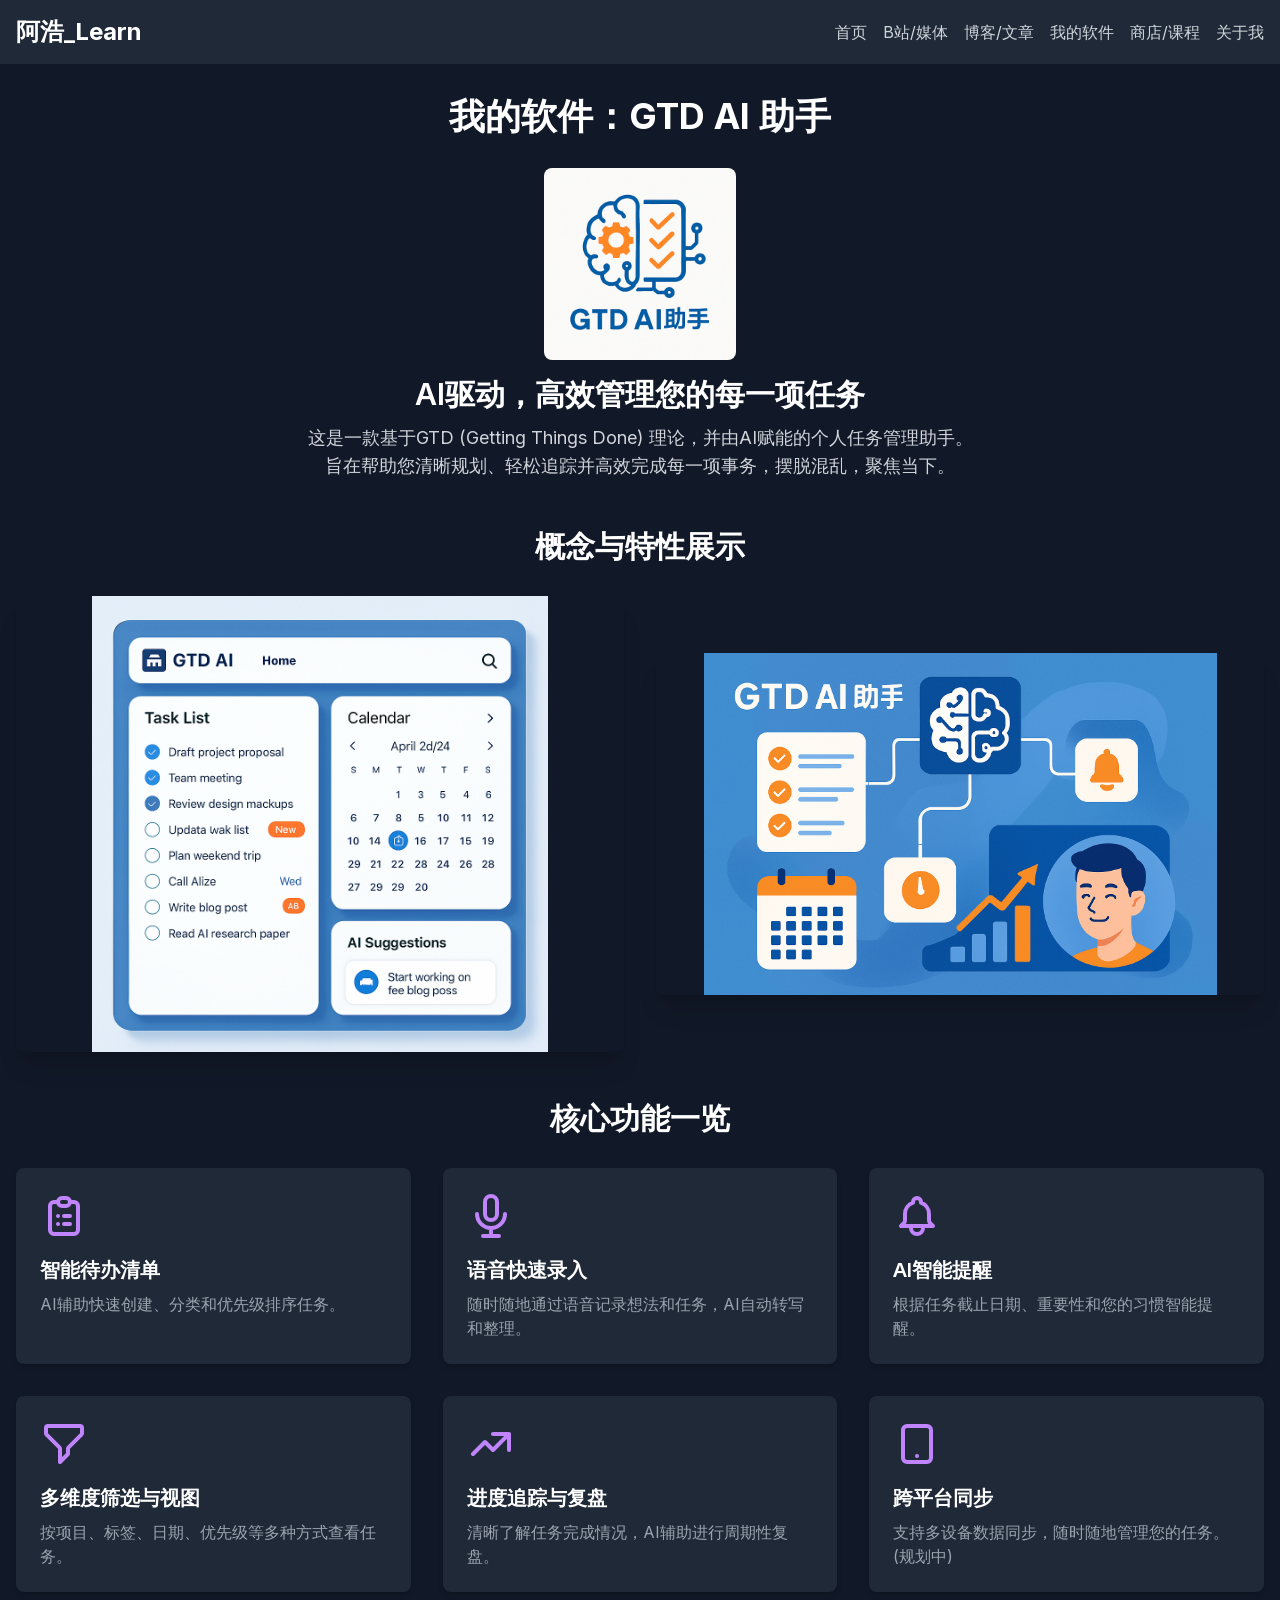
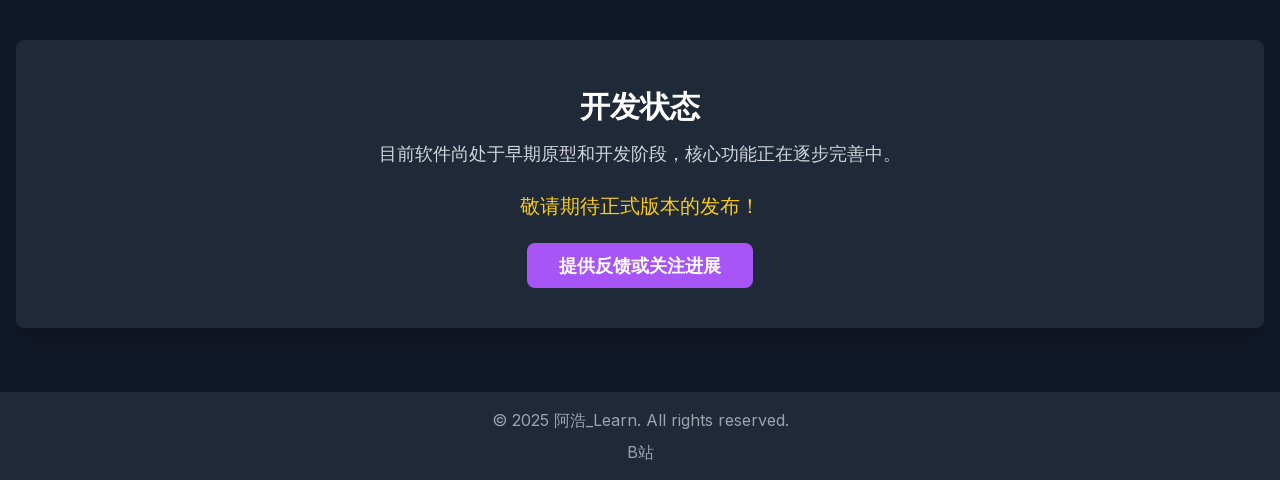
<file: software.html>
<!DOCTYPE html><html lang="zh-CN"><head><meta charSet="utf-8"/><meta name="viewport" content="width=device-width, initial-scale=1"/><link rel="preload" href="/_next/static/media/a34f9d1faa5f3315-s.p.woff2" as="font" crossorigin="" type="font/woff2"/><link rel="stylesheet" href="/_next/static/css/b08cdc8dbea40e16.css" data-precedence="next"/><link rel="preload" as="script" fetchPriority="low" href="/_next/static/chunks/webpack-dff0b5a355df2fd5.js"/><script src="/_next/static/chunks/ebe977ba-e4c408354d110c1b.js" async=""></script><script src="/_next/static/chunks/411-0ff63d061404826c.js" async=""></script><script src="/_next/static/chunks/main-app-44965b721586fa62.js" async=""></script><script src="/_next/static/chunks/612-c23a4a11d48ba472.js" async=""></script><script src="/_next/static/chunks/397-1b0a3c09056c58c5.js" async=""></script><script src="/_next/static/chunks/app/software/page-07fbcbda9d6c63d3.js" async=""></script><meta name="next-size-adjust" content=""/><title>阿浩_Learn 的个人网站</title><meta name="description" content="AI赋能生活，科技连接未来"/><link rel="icon" href="/favicon.ico" type="image/x-icon" sizes="16x16"/><script src="/_next/static/chunks/polyfills-42372ed130431b0a.js" noModule=""></script></head><body class="__className_d65c78 bg-gray-900 text-white"><nav class="bg-gray-800 p-4 sticky top-0 z-50"><div class="container mx-auto flex justify-between items-center"><a class="text-2xl font-bold text-white" href="/">阿浩_Learn</a><div class="space-x-4"><a class="text-gray-300 hover:text-white" href="/">首页</a><a class="text-gray-300 hover:text-white" href="/bilibili">B站/媒体</a><a class="text-gray-300 hover:text-white" href="/blog">博客/文章</a><a class="text-gray-300 hover:text-white" href="/software">我的软件</a><a class="text-gray-300 hover:text-white" href="/store">商店/课程</a><a class="text-gray-300 hover:text-white" href="/about">关于我</a></div></div></nav><main class="min-h-screen"><div class="container mx-auto px-4 py-8"><h1 class="text-4xl font-bold mb-8 text-center">我的软件：GTD AI 助手</h1><section class="mb-12 text-center flex flex-col items-center"><div class="w-48 h-48 relative mb-4"><img alt="GTD AI 助手 Logo概念图" loading="lazy" decoding="async" data-nimg="fill" class="rounded-lg" style="position:absolute;height:100%;width:100%;left:0;top:0;right:0;bottom:0;object-fit:contain;color:transparent" src="/images/software/gtd-ai-logo-concept.png"/></div><h2 class="text-3xl font-semibold mb-3">AI驱动，高效管理您的每一项任务</h2><p class="text-lg text-gray-300 max-w-2xl mx-auto">这是一款基于GTD (Getting Things Done) 理论，并由AI赋能的个人任务管理助手。旨在帮助您清晰规划、轻松追踪并高效完成每一项事务，摆脱混乱，聚焦当下。</p></section><section class="mb-12"><h2 class="text-3xl font-semibold mb-8 text-center">概念与特性展示</h2><div class="grid grid-cols-1 md:grid-cols-2 gap-8 items-center"><div class="relative aspect-[4/3]"><img alt="GTD AI 助手 UI界面概念图" loading="lazy" decoding="async" data-nimg="fill" class="rounded-lg shadow-xl" style="position:absolute;height:100%;width:100%;left:0;top:0;right:0;bottom:0;object-fit:contain;color:transparent" src="/images/software/gtd-ai-ui-concept.png"/></div><div class="relative aspect-[16/9]"><img alt="GTD AI 助手 AI赋能示意图" loading="lazy" decoding="async" data-nimg="fill" class="rounded-lg shadow-xl" style="position:absolute;height:100%;width:100%;left:0;top:0;right:0;bottom:0;object-fit:contain;color:transparent" src="/images/software/gtd-ai-features-concept.png"/></div></div></section><section class="mb-12"><h2 class="text-3xl font-semibold mb-8 text-center">核心功能一览</h2><div class="grid grid-cols-1 md:grid-cols-2 lg:grid-cols-3 gap-8"><div class="bg-gray-800 p-6 rounded-lg shadow-md flex flex-col"><svg class="w-12 h-12 text-purple-400 mb-4 self-start" fill="none" stroke-linecap="round" stroke-linejoin="round" stroke-width="2" viewBox="0 0 24 24" stroke="currentColor"><path d="M9 5H7a2 2 0 00-2 2v12a2 2 0 002 2h10a2 2 0 002-2V7a2 2 0 00-2-2h-2M9 5a2 2 0 002 2h2a2 2 0 002-2M9 5a2 2 0 012-2h2a2 2 0 012 2m-3 7h3m-3 4h3m-6-4h.01M9 16h.01"></path></svg><h3 class="text-xl font-semibold mb-2">智能待办清单</h3><p class="text-gray-400 flex-grow">AI辅助快速创建、分类和优先级排序任务。</p></div><div class="bg-gray-800 p-6 rounded-lg shadow-md flex flex-col"><svg class="w-12 h-12 text-purple-400 mb-4 self-start" fill="none" stroke-linecap="round" stroke-linejoin="round" stroke-width="2" viewBox="0 0 24 24" stroke="currentColor"><path d="M19 11a7 7 0 01-7 7m0 0a7 7 0 01-7-7m7 7v4m0 0H8m4 0h4m-4-8a3 3 0 01-3-3V5a3 3 0 116 0v6a3 3 0 01-3 3z"></path></svg><h3 class="text-xl font-semibold mb-2">语音快速录入</h3><p class="text-gray-400 flex-grow">随时随地通过语音记录想法和任务，AI自动转写和整理。</p></div><div class="bg-gray-800 p-6 rounded-lg shadow-md flex flex-col"><svg class="w-12 h-12 text-purple-400 mb-4 self-start" fill="none" stroke-linecap="round" stroke-linejoin="round" stroke-width="2" viewBox="0 0 24 24" stroke="currentColor"><path d="M15 17h5l-1.405-1.405A2.032 2.032 0 0118 14.158V11a6.002 6.002 0 00-4-5.659V5a2 2 0 10-4 0v.341C7.67 6.165 6 8.388 6 11v3.159c0 .538-.214 1.055-.595 1.436L4 17h5m6 0v1a3 3 0 11-6 0v-1m6 0H9"></path></svg><h3 class="text-xl font-semibold mb-2">AI智能提醒</h3><p class="text-gray-400 flex-grow">根据任务截止日期、重要性和您的习惯智能提醒。</p></div><div class="bg-gray-800 p-6 rounded-lg shadow-md flex flex-col"><svg class="w-12 h-12 text-purple-400 mb-4 self-start" fill="none" stroke-linecap="round" stroke-linejoin="round" stroke-width="2" viewBox="0 0 24 24" stroke="currentColor"><path d="M3 4a1 1 0 011-1h16a1 1 0 011 1v2.586a1 1 0 01-.293.707l-6.414 6.414a1 1 0 00-.293.707V17l-4 4v-6.586a1 1 0 00-.293-.707L3.293 7.293A1 1 0 013 6.586V4z"></path></svg><h3 class="text-xl font-semibold mb-2">多维度筛选与视图</h3><p class="text-gray-400 flex-grow">按项目、标签、日期、优先级等多种方式查看任务。</p></div><div class="bg-gray-800 p-6 rounded-lg shadow-md flex flex-col"><svg class="w-12 h-12 text-purple-400 mb-4 self-start" fill="none" stroke-linecap="round" stroke-linejoin="round" stroke-width="2" viewBox="0 0 24 24" stroke="currentColor"><path d="M13 7h8m0 0v8m0-8l-8 8-4-4-6 6"></path></svg><h3 class="text-xl font-semibold mb-2">进度追踪与复盘</h3><p class="text-gray-400 flex-grow">清晰了解任务完成情况，AI辅助进行周期性复盘。</p></div><div class="bg-gray-800 p-6 rounded-lg shadow-md flex flex-col"><svg class="w-12 h-12 text-purple-400 mb-4 self-start" fill="none" stroke-linecap="round" stroke-linejoin="round" stroke-width="2" viewBox="0 0 24 24" stroke="currentColor"><path d="M12 18h.01M7 21h10a2 2 0 002-2V5a2 2 0 00-2-2H7a2 2 0 00-2 2v14a2 2 0 002 2z"></path></svg><h3 class="text-xl font-semibold mb-2">跨平台同步</h3><p class="text-gray-400 flex-grow">支持多设备数据同步，随时随地管理您的任务。(规划中)</p></div></div></section><section class="py-12 bg-gray-800 rounded-lg shadow-xl text-center"><h2 class="text-3xl font-semibold mb-4">开发状态</h2><p class="text-lg text-gray-300 mb-6">目前软件尚处于早期原型和开发阶段，核心功能正在逐步完善中。</p><p class="text-xl text-yellow-400 mb-8">敬请期待正式版本的发布！</p><a class="bg-purple-500 hover:bg-purple-600 text-white font-bold py-3 px-8 rounded-lg text-lg" href="mailto:ahaolearn@outlook.com?subject=GTD AI助手反馈与建议">提供反馈或关注进展</a></section></div></main><footer class="bg-gray-800 p-4 mt-8"><div class="container mx-auto text-center text-gray-400"><p>© <!-- -->2025<!-- --> 阿浩_Learn. All rights reserved.</p><p class="mt-2"><a href="https://space.bilibili.com/24543451" target="_blank" rel="noopener noreferrer" class="hover:text-white">B站</a></p></div></footer><script src="/_next/static/chunks/webpack-dff0b5a355df2fd5.js" async=""></script><script>(self.__next_f=self.__next_f||[]).push([0])</script><script>self.__next_f.push([1,"1:\"$Sreact.fragment\"\n2:I[4612,[\"612\",\"static/chunks/612-c23a4a11d48ba472.js\",\"397\",\"static/chunks/397-1b0a3c09056c58c5.js\",\"998\",\"static/chunks/app/software/page-07fbcbda9d6c63d3.js\"],\"\"]\n3:I[9729,[],\"\"]\n4:I[9829,[],\"\"]\n5:I[3397,[\"612\",\"static/chunks/612-c23a4a11d48ba472.js\",\"397\",\"static/chunks/397-1b0a3c09056c58c5.js\",\"998\",\"static/chunks/app/software/page-07fbcbda9d6c63d3.js\"],\"Image\"]\n6:I[5358,[],\"OutletBoundary\"]\n8:I[5358,[],\"MetadataBoundary\"]\na:I[5358,[],\"ViewportBoundary\"]\nc:I[672,[],\"\"]\n:HL[\"/_next/static/media/a34f9d1faa5f3315-s.p.woff2\",\"font\",{\"crossOrigin\":\"\",\"type\":\"font/woff2\"}]\n:HL[\"/_next/static/css/b08cdc8dbea40e16.css\",\"style\"]\n"])</script><script>self.__next_f.push([1,"0:{\"P\":null,\"b\":\"TVpWMwFgQQCjz7j8eUDj5\",\"p\":\"\",\"c\":[\"\",\"software\"],\"i\":false,\"f\":[[[\"\",{\"children\":[\"software\",{\"children\":[\"__PAGE__\",{}]}]},\"$undefined\",\"$undefined\",true],[\"\",[\"$\",\"$1\",\"c\",{\"children\":[[[\"$\",\"link\",\"0\",{\"rel\":\"stylesheet\",\"href\":\"/_next/static/css/b08cdc8dbea40e16.css\",\"precedence\":\"next\",\"crossOrigin\":\"$undefined\",\"nonce\":\"$undefined\"}]],[\"$\",\"html\",null,{\"lang\":\"zh-CN\",\"children\":[\"$\",\"body\",null,{\"className\":\"__className_d65c78 bg-gray-900 text-white\",\"children\":[[\"$\",\"nav\",null,{\"className\":\"bg-gray-800 p-4 sticky top-0 z-50\",\"children\":[\"$\",\"div\",null,{\"className\":\"container mx-auto flex justify-between items-center\",\"children\":[[\"$\",\"$L2\",null,{\"href\":\"/\",\"className\":\"text-2xl font-bold text-white\",\"children\":\"阿浩_Learn\"}],[\"$\",\"div\",null,{\"className\":\"space-x-4\",\"children\":[[\"$\",\"$L2\",null,{\"href\":\"/\",\"className\":\"text-gray-300 hover:text-white\",\"children\":\"首页\"}],[\"$\",\"$L2\",null,{\"href\":\"/bilibili\",\"className\":\"text-gray-300 hover:text-white\",\"children\":\"B站/媒体\"}],[\"$\",\"$L2\",null,{\"href\":\"/blog\",\"className\":\"text-gray-300 hover:text-white\",\"children\":\"博客/文章\"}],[\"$\",\"$L2\",null,{\"href\":\"/software\",\"className\":\"text-gray-300 hover:text-white\",\"children\":\"我的软件\"}],[\"$\",\"$L2\",null,{\"href\":\"/store\",\"className\":\"text-gray-300 hover:text-white\",\"children\":\"商店/课程\"}],[\"$\",\"$L2\",null,{\"href\":\"/about\",\"className\":\"text-gray-300 hover:text-white\",\"children\":\"关于我\"}]]}]]}]}],[\"$\",\"main\",null,{\"className\":\"min-h-screen\",\"children\":[\"$\",\"$L3\",null,{\"parallelRouterKey\":\"children\",\"segmentPath\":[\"children\"],\"error\":\"$undefined\",\"errorStyles\":\"$undefined\",\"errorScripts\":\"$undefined\",\"template\":[\"$\",\"$L4\",null,{}],\"templateStyles\":\"$undefined\",\"templateScripts\":\"$undefined\",\"notFound\":[[],[[\"$\",\"title\",null,{\"children\":\"404: This page could not be found.\"}],[\"$\",\"div\",null,{\"style\":{\"fontFamily\":\"system-ui,\\\"Segoe UI\\\",Roboto,Helvetica,Arial,sans-serif,\\\"Apple Color Emoji\\\",\\\"Segoe UI Emoji\\\"\",\"height\":\"100vh\",\"textAlign\":\"center\",\"display\":\"flex\",\"flexDirection\":\"column\",\"alignItems\":\"center\",\"justifyContent\":\"center\"},\"children\":[\"$\",\"div\",null,{\"children\":[[\"$\",\"style\",null,{\"dangerouslySetInnerHTML\":{\"__html\":\"body{color:#000;background:#fff;margin:0}.next-error-h1{border-right:1px solid rgba(0,0,0,.3)}@media (prefers-color-scheme:dark){body{color:#fff;background:#000}.next-error-h1{border-right:1px solid rgba(255,255,255,.3)}}\"}}],[\"$\",\"h1\",null,{\"className\":\"next-error-h1\",\"style\":{\"display\":\"inline-block\",\"margin\":\"0 20px 0 0\",\"padding\":\"0 23px 0 0\",\"fontSize\":24,\"fontWeight\":500,\"verticalAlign\":\"top\",\"lineHeight\":\"49px\"},\"children\":404}],[\"$\",\"div\",null,{\"style\":{\"display\":\"inline-block\"},\"children\":[\"$\",\"h2\",null,{\"style\":{\"fontSize\":14,\"fontWeight\":400,\"lineHeight\":\"49px\",\"margin\":0},\"children\":\"This page could not be found.\"}]}]]}]}]]],\"forbidden\":\"$undefined\",\"unauthorized\":\"$undefined\"}]}],[\"$\",\"footer\",null,{\"className\":\"bg-gray-800 p-4 mt-8\",\"children\":[\"$\",\"div\",null,{\"className\":\"container mx-auto text-center text-gray-400\",\"children\":[[\"$\",\"p\",null,{\"children\":[\"© \",2025,\" 阿浩_Learn. All rights reserved.\"]}],[\"$\",\"p\",null,{\"className\":\"mt-2\",\"children\":[\"$\",\"a\",null,{\"href\":\"https://space.bilibili.com/24543451\",\"target\":\"_blank\",\"rel\":\"noopener noreferrer\",\"className\":\"hover:text-white\",\"children\":\"B站\"}]}]]}]}]]}]}]]}],{\"children\":[\"software\",[\"$\",\"$1\",\"c\",{\"children\":[null,[\"$\",\"$L3\",null,{\"parallelRouterKey\":\"children\",\"segmentPath\":[\"children\",\"software\",\"children\"],\"error\":\"$undefined\",\"errorStyles\":\"$undefined\",\"errorScripts\":\"$undefined\",\"template\":[\"$\",\"$L4\",null,{}],\"templateStyles\":\"$undefined\",\"templateScripts\":\"$undefined\",\"notFound\":\"$undefined\",\"forbidden\":\"$undefined\",\"unauthorized\":\"$undefined\"}]]}],{\"children\":[\"__PAGE__\",[\"$\",\"$1\",\"c\",{\"children\":[[\"$\",\"div\",null,{\"className\":\"container mx-auto px-4 py-8\",\"children\":[[\"$\",\"h1\",null,{\"className\":\"text-4xl font-bold mb-8 text-center\",\"children\":\"我的软件：GTD AI 助手\"}],[\"$\",\"section\",null,{\"className\":\"mb-12 text-center flex flex-col items-center\",\"children\":[[\"$\",\"div\",null,{\"className\":\"w-48 h-48 relative mb-4\",\"children\":[\"$\",\"$L5\",null,{\"src\":\"/images/software/gtd-ai-logo-concept.png\",\"alt\":\"GTD AI 助手 Logo概念图\",\"layout\":\"fill\",\"objectFit\":\"contain\",\"className\":\"rounded-lg\"}]}],[\"$\",\"h2\",null,{\"className\":\"text-3xl font-semibold mb-3\",\"children\":\"AI驱动，高效管理您的每一项任务\"}],[\"$\",\"p\",null,{\"className\":\"text-lg text-gray-300 max-w-2xl mx-auto\",\"children\":\"这是一款基于GTD (Getting Things Done) 理论，并由AI赋能的个人任务管理助手。旨在帮助您清晰规划、轻松追踪并高效完成每一项事务，摆脱混乱，聚焦当下。\"}]]}],[\"$\",\"section\",null,{\"className\":\"mb-12\",\"children\":[[\"$\",\"h2\",null,{\"className\":\"text-3xl font-semibold mb-8 text-center\",\"children\":\"概念与特性展示\"}],[\"$\",\"div\",null,{\"className\":\"grid grid-cols-1 md:grid-cols-2 gap-8 items-center\",\"children\":[[\"$\",\"div\",null,{\"className\":\"relative aspect-[4/3]\",\"children\":[\"$\",\"$L5\",null,{\"src\":\"/images/software/gtd-ai-ui-concept.png\",\"alt\":\"GTD AI 助手 UI界面概念图\",\"layout\":\"fill\",\"objectFit\":\"contain\",\"className\":\"rounded-lg shadow-xl\"}]}],[\"$\",\"div\",null,{\"className\":\"relative aspect-[16/9]\",\"children\":[\"$\",\"$L5\",null,{\"src\":\"/images/software/gtd-ai-features-concept.png\",\"alt\":\"GTD AI 助手 AI赋能示意图\",\"layout\":\"fill\",\"objectFit\":\"contain\",\"className\":\"rounded-lg shadow-xl\"}]}]]}]]}],[\"$\",\"section\",null,{\"className\":\"mb-12\",\"children\":[[\"$\",\"h2\",null,{\"className\":\"text-3xl font-semibold mb-8 text-center\",\"children\":\"核心功能一览\"}],[\"$\",\"div\",null,{\"className\":\"grid grid-cols-1 md:grid-cols-2 lg:grid-cols-3 gap-8\",\"children\":[[\"$\",\"div\",\"智能待办清单\",{\"className\":\"bg-gray-800 p-6 rounded-lg shadow-md flex flex-col\",\"children\":[[\"$\",\"svg\",null,{\"className\":\"w-12 h-12 text-purple-400 mb-4 self-start\",\"fill\":\"none\",\"strokeLinecap\":\"round\",\"strokeLinejoin\":\"round\",\"strokeWidth\":\"2\",\"viewBox\":\"0 0 24 24\",\"stroke\":\"currentColor\",\"children\":[\"$\",\"path\",null,{\"d\":\"M9 5H7a2 2 0 00-2 2v12a2 2 0 002 2h10a2 2 0 002-2V7a2 2 0 00-2-2h-2M9 5a2 2 0 002 2h2a2 2 0 002-2M9 5a2 2 0 012-2h2a2 2 0 012 2m-3 7h3m-3 4h3m-6-4h.01M9 16h.01\"}]}],[\"$\",\"h3\",null,{\"className\":\"text-xl font-semibold mb-2\",\"children\":\"智能待办清单\"}],[\"$\",\"p\",null,{\"className\":\"text-gray-400 flex-grow\",\"children\":\"AI辅助快速创建、分类和优先级排序任务。\"}]]}],[\"$\",\"div\",\"语音快速录入\",{\"className\":\"bg-gray-800 p-6 rounded-lg shadow-md flex flex-col\",\"children\":[[\"$\",\"svg\",null,{\"className\":\"w-12 h-12 text-purple-400 mb-4 self-start\",\"fill\":\"none\",\"strokeLinecap\":\"round\",\"strokeLinejoin\":\"round\",\"strokeWidth\":\"2\",\"viewBox\":\"0 0 24 24\",\"stroke\":\"currentColor\",\"children\":[\"$\",\"path\",null,{\"d\":\"M19 11a7 7 0 01-7 7m0 0a7 7 0 01-7-7m7 7v4m0 0H8m4 0h4m-4-8a3 3 0 01-3-3V5a3 3 0 116 0v6a3 3 0 01-3 3z\"}]}],[\"$\",\"h3\",null,{\"className\":\"text-xl font-semibold mb-2\",\"children\":\"语音快速录入\"}],[\"$\",\"p\",null,{\"className\":\"text-gray-400 flex-grow\",\"children\":\"随时随地通过语音记录想法和任务，AI自动转写和整理。\"}]]}],[\"$\",\"div\",\"AI智能提醒\",{\"className\":\"bg-gray-800 p-6 rounded-lg shadow-md flex flex-col\",\"children\":[[\"$\",\"svg\",null,{\"className\":\"w-12 h-12 text-purple-400 mb-4 self-start\",\"fill\":\"none\",\"strokeLinecap\":\"round\",\"strokeLinejoin\":\"round\",\"strokeWidth\":\"2\",\"viewBox\":\"0 0 24 24\",\"stroke\":\"currentColor\",\"children\":[\"$\",\"path\",null,{\"d\":\"M15 17h5l-1.405-1.405A2.032 2.032 0 0118 14.158V11a6.002 6.002 0 00-4-5.659V5a2 2 0 10-4 0v.341C7.67 6.165 6 8.388 6 11v3.159c0 .538-.214 1.055-.595 1.436L4 17h5m6 0v1a3 3 0 11-6 0v-1m6 0H9\"}]}],[\"$\",\"h3\",null,{\"className\":\"text-xl font-semibold mb-2\",\"children\":\"AI智能提醒\"}],[\"$\",\"p\",null,{\"className\":\"text-gray-400 flex-grow\",\"children\":\"根据任务截止日期、重要性和您的习惯智能提醒。\"}]]}],[\"$\",\"div\",\"多维度筛选与视图\",{\"className\":\"bg-gray-800 p-6 rounded-lg shadow-md flex flex-col\",\"children\":[[\"$\",\"svg\",null,{\"className\":\"w-12 h-12 text-purple-400 mb-4 self-start\",\"fill\":\"none\",\"strokeLinecap\":\"round\",\"strokeLinejoin\":\"round\",\"strokeWidth\":\"2\",\"viewBox\":\"0 0 24 24\",\"stroke\":\"currentColor\",\"children\":[\"$\",\"path\",null,{\"d\":\"M3 4a1 1 0 011-1h16a1 1 0 011 1v2.586a1 1 0 01-.293.707l-6.414 6.414a1 1 0 00-.293.707V17l-4 4v-6.586a1 1 0 00-.293-.707L3.293 7.293A1 1 0 013 6.586V4z\"}]}],[\"$\",\"h3\",null,{\"className\":\"text-xl font-semibold mb-2\",\"children\":\"多维度筛选与视图\"}],[\"$\",\"p\",null,{\"className\":\"text-gray-400 flex-grow\",\"children\":\"按项目、标签、日期、优先级等多种方式查看任务。\"}]]}],[\"$\",\"div\",\"进度追踪与复盘\",{\"className\":\"bg-gray-800 p-6 rounded-lg shadow-md flex flex-col\",\"children\":[[\"$\",\"svg\",null,{\"className\":\"w-12 h-12 text-purple-400 mb-4 self-start\",\"fill\":\"none\",\"strokeLinecap\":\"round\",\"strokeLinejoin\":\"round\",\"strokeWidth\":\"2\",\"viewBox\":\"0 0 24 24\",\"stroke\":\"currentColor\",\"children\":[\"$\",\"path\",null,{\"d\":\"M13 7h8m0 0v8m0-8l-8 8-4-4-6 6\"}]}],[\"$\",\"h3\",null,{\"className\":\"text-xl font-semibold mb-2\",\"children\":\"进度追踪与复盘\"}],[\"$\",\"p\",null,{\"className\":\"text-gray-400 flex-grow\",\"children\":\"清晰了解任务完成情况，AI辅助进行周期性复盘。\"}]]}],[\"$\",\"div\",\"跨平台同步\",{\"className\":\"bg-gray-800 p-6 rounded-lg shadow-md flex flex-col\",\"children\":[[\"$\",\"svg\",null,{\"className\":\"w-12 h-12 text-purple-400 mb-4 self-start\",\"fill\":\"none\",\"strokeLinecap\":\"round\",\"strokeLinejoin\":\"round\",\"strokeWidth\":\"2\",\"viewBox\":\"0 0 24 24\",\"stroke\":\"currentColor\",\"children\":[\"$\",\"path\",null,{\"d\":\"M12 18h.01M7 21h10a2 2 0 002-2V5a2 2 0 00-2-2H7a2 2 0 00-2 2v14a2 2 0 002 2z\"}]}],[\"$\",\"h3\",null,{\"className\":\"text-xl font-semibold mb-2\",\"children\":\"跨平台同步\"}],[\"$\",\"p\",null,{\"className\":\"text-gray-400 flex-grow\",\"children\":\"支持多设备数据同步，随时随地管理您的任务。(规划中)\"}]]}]]}]]}],[\"$\",\"section\",null,{\"className\":\"py-12 bg-gray-800 rounded-lg shadow-xl text-center\",\"children\":[[\"$\",\"h2\",null,{\"className\":\"text-3xl font-semibold mb-4\",\"children\":\"开发状态\"}],[\"$\",\"p\",null,{\"className\":\"text-lg text-gray-300 mb-6\",\"children\":\"目前软件尚处于早期原型和开发阶段，核心功能正在逐步完善中。\"}],[\"$\",\"p\",null,{\"className\":\"text-xl text-yellow-400 mb-8\",\"children\":\"敬请期待正式版本的发布！\"}],[\"$\",\"$L2\",null,{\"href\":\"mailto:ahaolearn@outlook.com?subject=GTD AI助手反馈与建议\",\"className\":\"bg-purple-500 hover:bg-purple-600 text-white font-bold py-3 px-8 rounded-lg text-lg\",\"children\":\"提供反馈或关注进展\"}]]}]]}],null,[\"$\",\"$L6\",null,{\"children\":\"$L7\"}]]}],{},null,false]},null,false]},null,false],[\"$\",\"$1\",\"h\",{\"children\":[null,[\"$\",\"$1\",\"DbX4JzIhAGwBHL_0rFqt-\",{\"children\":[[\"$\",\"$L8\",null,{\"children\":\"$L9\"}],[\"$\",\"$La\",null,{\"children\":\"$Lb\"}],[\"$\",\"meta\",null,{\"name\":\"next-size-adjust\",\"content\":\"\"}]]}]]}],false]],\"m\":\"$undefined\",\"G\":[\"$c\",\"$undefined\"],\"s\":false,\"S\":true}\n"])</script><script>self.__next_f.push([1,"b:[[\"$\",\"meta\",\"0\",{\"name\":\"viewport\",\"content\":\"width=device-width, initial-scale=1\"}]]\n9:[[\"$\",\"meta\",\"0\",{\"charSet\":\"utf-8\"}],[\"$\",\"title\",\"1\",{\"children\":\"阿浩_Learn 的个人网站\"}],[\"$\",\"meta\",\"2\",{\"name\":\"description\",\"content\":\"AI赋能生活，科技连接未来\"}],[\"$\",\"link\",\"3\",{\"rel\":\"icon\",\"href\":\"/favicon.ico\",\"type\":\"image/x-icon\",\"sizes\":\"16x16\"}]]\n"])</script><script>self.__next_f.push([1,"7:null\n"])</script></body></html>
</file>
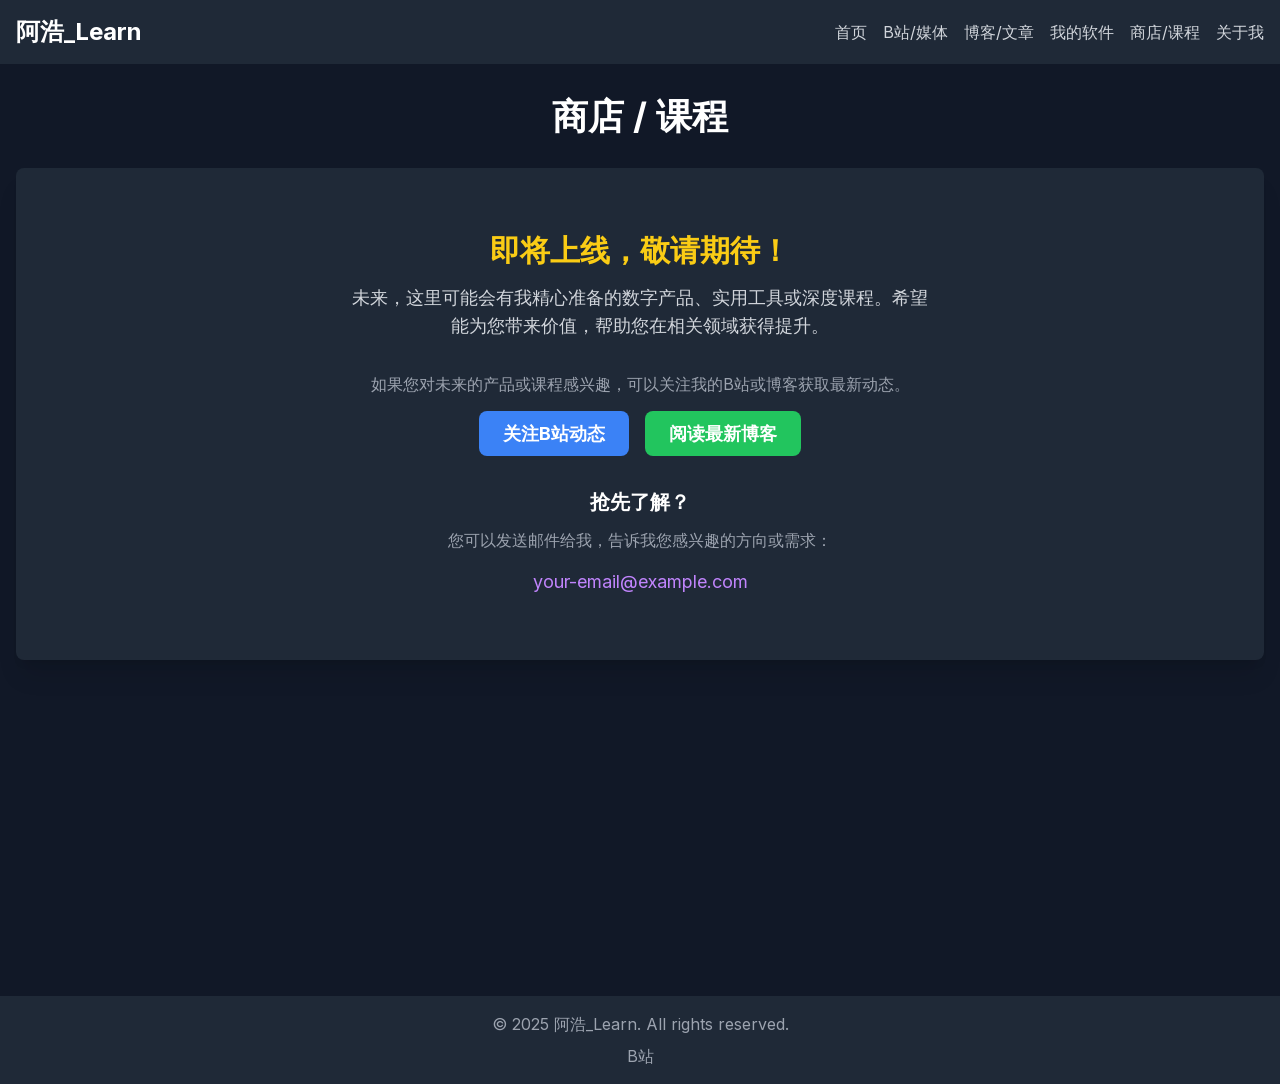
<file: store.html>
<!DOCTYPE html><html lang="zh-CN"><head><meta charSet="utf-8"/><meta name="viewport" content="width=device-width, initial-scale=1"/><link rel="preload" href="/_next/static/media/a34f9d1faa5f3315-s.p.woff2" as="font" crossorigin="" type="font/woff2"/><link rel="stylesheet" href="/_next/static/css/b08cdc8dbea40e16.css" data-precedence="next"/><link rel="preload" as="script" fetchPriority="low" href="/_next/static/chunks/webpack-dff0b5a355df2fd5.js"/><script src="/_next/static/chunks/ebe977ba-e4c408354d110c1b.js" async=""></script><script src="/_next/static/chunks/411-0ff63d061404826c.js" async=""></script><script src="/_next/static/chunks/main-app-44965b721586fa62.js" async=""></script><script src="/_next/static/chunks/612-c23a4a11d48ba472.js" async=""></script><script src="/_next/static/chunks/app/store/page-97cb2b4964c189a4.js" async=""></script><meta name="next-size-adjust" content=""/><title>阿浩_Learn 的个人网站</title><meta name="description" content="AI赋能生活，科技连接未来"/><link rel="icon" href="/favicon.ico" type="image/x-icon" sizes="16x16"/><script src="/_next/static/chunks/polyfills-42372ed130431b0a.js" noModule=""></script></head><body class="__className_d65c78 bg-gray-900 text-white"><nav class="bg-gray-800 p-4 sticky top-0 z-50"><div class="container mx-auto flex justify-between items-center"><a class="text-2xl font-bold text-white" href="/">阿浩_Learn</a><div class="space-x-4"><a class="text-gray-300 hover:text-white" href="/">首页</a><a class="text-gray-300 hover:text-white" href="/bilibili">B站/媒体</a><a class="text-gray-300 hover:text-white" href="/blog">博客/文章</a><a class="text-gray-300 hover:text-white" href="/software">我的软件</a><a class="text-gray-300 hover:text-white" href="/store">商店/课程</a><a class="text-gray-300 hover:text-white" href="/about">关于我</a></div></div></nav><main class="min-h-screen"><div class="container mx-auto px-4 py-8"><h1 class="text-4xl font-bold mb-8 text-center">商店 / 课程</h1><section class="text-center py-16 bg-gray-800 rounded-lg shadow-xl"><h2 class="text-3xl font-semibold mb-4 text-yellow-400">即将上线，敬请期待！</h2><p class="text-lg text-gray-300 max-w-xl mx-auto mb-8">未来，这里可能会有我精心准备的数字产品、实用工具或深度课程。希望能为您带来价值，帮助您在相关领域获得提升。</p><p class="text-gray-400 mb-6">如果您对未来的产品或课程感兴趣，可以关注我的B站或博客获取最新动态。</p><div class="space-x-4"><a class="bg-blue-500 hover:bg-blue-600 text-white font-bold py-3 px-6 rounded-lg text-lg" href="/bilibili">关注B站动态</a><a class="bg-green-500 hover:bg-green-600 text-white font-bold py-3 px-6 rounded-lg text-lg" href="/blog">阅读最新博客</a></div><div class="mt-10"><h3 class="text-xl font-semibold mb-3">抢先了解？</h3><p class="text-gray-400 mb-4">您可以发送邮件给我，告诉我您感兴趣的方向或需求：</p><a class="text-purple-400 hover:text-purple-300 text-lg" href="mailto:your-email@example.com?subject=个人产品/课程咨询">your-email@example.com</a></div></section></div></main><footer class="bg-gray-800 p-4 mt-8"><div class="container mx-auto text-center text-gray-400"><p>© <!-- -->2025<!-- --> 阿浩_Learn. All rights reserved.</p><p class="mt-2"><a href="https://space.bilibili.com/24543451" target="_blank" rel="noopener noreferrer" class="hover:text-white">B站</a></p></div></footer><script src="/_next/static/chunks/webpack-dff0b5a355df2fd5.js" async=""></script><script>(self.__next_f=self.__next_f||[]).push([0])</script><script>self.__next_f.push([1,"1:\"$Sreact.fragment\"\n2:I[4612,[\"612\",\"static/chunks/612-c23a4a11d48ba472.js\",\"260\",\"static/chunks/app/store/page-97cb2b4964c189a4.js\"],\"\"]\n3:I[9729,[],\"\"]\n4:I[9829,[],\"\"]\n5:I[5358,[],\"OutletBoundary\"]\n7:I[5358,[],\"MetadataBoundary\"]\n9:I[5358,[],\"ViewportBoundary\"]\nb:I[672,[],\"\"]\n:HL[\"/_next/static/media/a34f9d1faa5f3315-s.p.woff2\",\"font\",{\"crossOrigin\":\"\",\"type\":\"font/woff2\"}]\n:HL[\"/_next/static/css/b08cdc8dbea40e16.css\",\"style\"]\n"])</script><script>self.__next_f.push([1,"0:{\"P\":null,\"b\":\"TVpWMwFgQQCjz7j8eUDj5\",\"p\":\"\",\"c\":[\"\",\"store\"],\"i\":false,\"f\":[[[\"\",{\"children\":[\"store\",{\"children\":[\"__PAGE__\",{}]}]},\"$undefined\",\"$undefined\",true],[\"\",[\"$\",\"$1\",\"c\",{\"children\":[[[\"$\",\"link\",\"0\",{\"rel\":\"stylesheet\",\"href\":\"/_next/static/css/b08cdc8dbea40e16.css\",\"precedence\":\"next\",\"crossOrigin\":\"$undefined\",\"nonce\":\"$undefined\"}]],[\"$\",\"html\",null,{\"lang\":\"zh-CN\",\"children\":[\"$\",\"body\",null,{\"className\":\"__className_d65c78 bg-gray-900 text-white\",\"children\":[[\"$\",\"nav\",null,{\"className\":\"bg-gray-800 p-4 sticky top-0 z-50\",\"children\":[\"$\",\"div\",null,{\"className\":\"container mx-auto flex justify-between items-center\",\"children\":[[\"$\",\"$L2\",null,{\"href\":\"/\",\"className\":\"text-2xl font-bold text-white\",\"children\":\"阿浩_Learn\"}],[\"$\",\"div\",null,{\"className\":\"space-x-4\",\"children\":[[\"$\",\"$L2\",null,{\"href\":\"/\",\"className\":\"text-gray-300 hover:text-white\",\"children\":\"首页\"}],[\"$\",\"$L2\",null,{\"href\":\"/bilibili\",\"className\":\"text-gray-300 hover:text-white\",\"children\":\"B站/媒体\"}],[\"$\",\"$L2\",null,{\"href\":\"/blog\",\"className\":\"text-gray-300 hover:text-white\",\"children\":\"博客/文章\"}],[\"$\",\"$L2\",null,{\"href\":\"/software\",\"className\":\"text-gray-300 hover:text-white\",\"children\":\"我的软件\"}],[\"$\",\"$L2\",null,{\"href\":\"/store\",\"className\":\"text-gray-300 hover:text-white\",\"children\":\"商店/课程\"}],[\"$\",\"$L2\",null,{\"href\":\"/about\",\"className\":\"text-gray-300 hover:text-white\",\"children\":\"关于我\"}]]}]]}]}],[\"$\",\"main\",null,{\"className\":\"min-h-screen\",\"children\":[\"$\",\"$L3\",null,{\"parallelRouterKey\":\"children\",\"segmentPath\":[\"children\"],\"error\":\"$undefined\",\"errorStyles\":\"$undefined\",\"errorScripts\":\"$undefined\",\"template\":[\"$\",\"$L4\",null,{}],\"templateStyles\":\"$undefined\",\"templateScripts\":\"$undefined\",\"notFound\":[[],[[\"$\",\"title\",null,{\"children\":\"404: This page could not be found.\"}],[\"$\",\"div\",null,{\"style\":{\"fontFamily\":\"system-ui,\\\"Segoe UI\\\",Roboto,Helvetica,Arial,sans-serif,\\\"Apple Color Emoji\\\",\\\"Segoe UI Emoji\\\"\",\"height\":\"100vh\",\"textAlign\":\"center\",\"display\":\"flex\",\"flexDirection\":\"column\",\"alignItems\":\"center\",\"justifyContent\":\"center\"},\"children\":[\"$\",\"div\",null,{\"children\":[[\"$\",\"style\",null,{\"dangerouslySetInnerHTML\":{\"__html\":\"body{color:#000;background:#fff;margin:0}.next-error-h1{border-right:1px solid rgba(0,0,0,.3)}@media (prefers-color-scheme:dark){body{color:#fff;background:#000}.next-error-h1{border-right:1px solid rgba(255,255,255,.3)}}\"}}],[\"$\",\"h1\",null,{\"className\":\"next-error-h1\",\"style\":{\"display\":\"inline-block\",\"margin\":\"0 20px 0 0\",\"padding\":\"0 23px 0 0\",\"fontSize\":24,\"fontWeight\":500,\"verticalAlign\":\"top\",\"lineHeight\":\"49px\"},\"children\":404}],[\"$\",\"div\",null,{\"style\":{\"display\":\"inline-block\"},\"children\":[\"$\",\"h2\",null,{\"style\":{\"fontSize\":14,\"fontWeight\":400,\"lineHeight\":\"49px\",\"margin\":0},\"children\":\"This page could not be found.\"}]}]]}]}]]],\"forbidden\":\"$undefined\",\"unauthorized\":\"$undefined\"}]}],[\"$\",\"footer\",null,{\"className\":\"bg-gray-800 p-4 mt-8\",\"children\":[\"$\",\"div\",null,{\"className\":\"container mx-auto text-center text-gray-400\",\"children\":[[\"$\",\"p\",null,{\"children\":[\"© \",2025,\" 阿浩_Learn. All rights reserved.\"]}],[\"$\",\"p\",null,{\"className\":\"mt-2\",\"children\":[\"$\",\"a\",null,{\"href\":\"https://space.bilibili.com/24543451\",\"target\":\"_blank\",\"rel\":\"noopener noreferrer\",\"className\":\"hover:text-white\",\"children\":\"B站\"}]}]]}]}]]}]}]]}],{\"children\":[\"store\",[\"$\",\"$1\",\"c\",{\"children\":[null,[\"$\",\"$L3\",null,{\"parallelRouterKey\":\"children\",\"segmentPath\":[\"children\",\"store\",\"children\"],\"error\":\"$undefined\",\"errorStyles\":\"$undefined\",\"errorScripts\":\"$undefined\",\"template\":[\"$\",\"$L4\",null,{}],\"templateStyles\":\"$undefined\",\"templateScripts\":\"$undefined\",\"notFound\":\"$undefined\",\"forbidden\":\"$undefined\",\"unauthorized\":\"$undefined\"}]]}],{\"children\":[\"__PAGE__\",[\"$\",\"$1\",\"c\",{\"children\":[[\"$\",\"div\",null,{\"className\":\"container mx-auto px-4 py-8\",\"children\":[[\"$\",\"h1\",null,{\"className\":\"text-4xl font-bold mb-8 text-center\",\"children\":\"商店 / 课程\"}],[\"$\",\"section\",null,{\"className\":\"text-center py-16 bg-gray-800 rounded-lg shadow-xl\",\"children\":[[\"$\",\"h2\",null,{\"className\":\"text-3xl font-semibold mb-4 text-yellow-400\",\"children\":\"即将上线，敬请期待！\"}],[\"$\",\"p\",null,{\"className\":\"text-lg text-gray-300 max-w-xl mx-auto mb-8\",\"children\":\"未来，这里可能会有我精心准备的数字产品、实用工具或深度课程。希望能为您带来价值，帮助您在相关领域获得提升。\"}],[\"$\",\"p\",null,{\"className\":\"text-gray-400 mb-6\",\"children\":\"如果您对未来的产品或课程感兴趣，可以关注我的B站或博客获取最新动态。\"}],[\"$\",\"div\",null,{\"className\":\"space-x-4\",\"children\":[[\"$\",\"$L2\",null,{\"href\":\"/bilibili\",\"className\":\"bg-blue-500 hover:bg-blue-600 text-white font-bold py-3 px-6 rounded-lg text-lg\",\"children\":\"关注B站动态\"}],[\"$\",\"$L2\",null,{\"href\":\"/blog\",\"className\":\"bg-green-500 hover:bg-green-600 text-white font-bold py-3 px-6 rounded-lg text-lg\",\"children\":\"阅读最新博客\"}]]}],[\"$\",\"div\",null,{\"className\":\"mt-10\",\"children\":[[\"$\",\"h3\",null,{\"className\":\"text-xl font-semibold mb-3\",\"children\":\"抢先了解？\"}],[\"$\",\"p\",null,{\"className\":\"text-gray-400 mb-4\",\"children\":\"您可以发送邮件给我，告诉我您感兴趣的方向或需求：\"}],[\"$\",\"$L2\",null,{\"href\":\"mailto:your-email@example.com?subject=个人产品/课程咨询\",\"className\":\"text-purple-400 hover:text-purple-300 text-lg\",\"children\":\"your-email@example.com\"}]]}]]}]]}],null,[\"$\",\"$L5\",null,{\"children\":\"$L6\"}]]}],{},null,false]},null,false]},null,false],[\"$\",\"$1\",\"h\",{\"children\":[null,[\"$\",\"$1\",\"MzR0LSP8UlnrDI-2BGD1y\",{\"children\":[[\"$\",\"$L7\",null,{\"children\":\"$L8\"}],[\"$\",\"$L9\",null,{\"children\":\"$La\"}],[\"$\",\"meta\",null,{\"name\":\"next-size-adjust\",\"content\":\"\"}]]}]]}],false]],\"m\":\"$undefined\",\"G\":[\"$b\",\"$undefined\"],\"s\":false,\"S\":true}\n"])</script><script>self.__next_f.push([1,"a:[[\"$\",\"meta\",\"0\",{\"name\":\"viewport\",\"content\":\"width=device-width, initial-scale=1\"}]]\n8:[[\"$\",\"meta\",\"0\",{\"charSet\":\"utf-8\"}],[\"$\",\"title\",\"1\",{\"children\":\"阿浩_Learn 的个人网站\"}],[\"$\",\"meta\",\"2\",{\"name\":\"description\",\"content\":\"AI赋能生活，科技连接未来\"}],[\"$\",\"link\",\"3\",{\"rel\":\"icon\",\"href\":\"/favicon.ico\",\"type\":\"image/x-icon\",\"sizes\":\"16x16\"}]]\n"])</script><script>self.__next_f.push([1,"6:null\n"])</script></body></html>
</file>
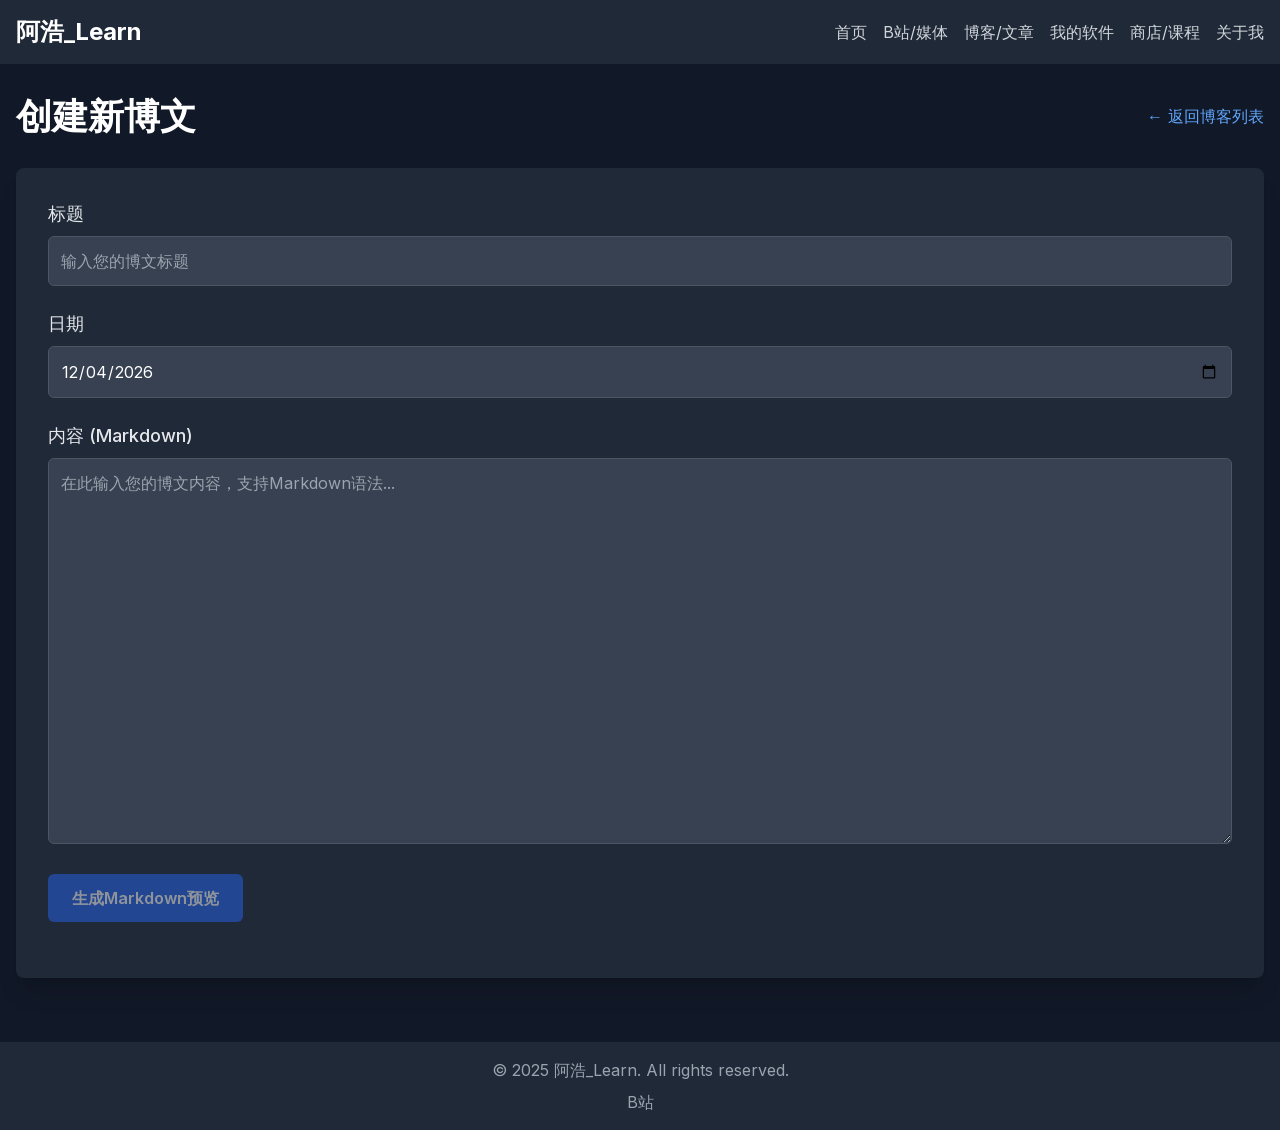
<file: blog/create.html>
<!DOCTYPE html><html lang="zh-CN"><head><meta charSet="utf-8"/><meta name="viewport" content="width=device-width, initial-scale=1"/><link rel="preload" href="/_next/static/media/a34f9d1faa5f3315-s.p.woff2" as="font" crossorigin="" type="font/woff2"/><link rel="stylesheet" href="/_next/static/css/b08cdc8dbea40e16.css" data-precedence="next"/><link rel="preload" as="script" fetchPriority="low" href="/_next/static/chunks/webpack-dff0b5a355df2fd5.js"/><script src="/_next/static/chunks/ebe977ba-e4c408354d110c1b.js" async=""></script><script src="/_next/static/chunks/411-0ff63d061404826c.js" async=""></script><script src="/_next/static/chunks/main-app-44965b721586fa62.js" async=""></script><script src="/_next/static/chunks/612-c23a4a11d48ba472.js" async=""></script><script src="/_next/static/chunks/397-1b0a3c09056c58c5.js" async=""></script><script src="/_next/static/chunks/app/blog/page-9e912d6c455d87ea.js" async=""></script><script src="/_next/static/chunks/app/blog/create/page-bd8d58447a8de1f4.js" async=""></script><meta name="next-size-adjust" content=""/><title>阿浩_Learn 的个人网站</title><meta name="description" content="AI赋能生活，科技连接未来"/><link rel="icon" href="/favicon.ico" type="image/x-icon" sizes="16x16"/><script src="/_next/static/chunks/polyfills-42372ed130431b0a.js" noModule=""></script></head><body class="__className_d65c78 bg-gray-900 text-white"><nav class="bg-gray-800 p-4 sticky top-0 z-50"><div class="container mx-auto flex justify-between items-center"><a class="text-2xl font-bold text-white" href="/">阿浩_Learn</a><div class="space-x-4"><a class="text-gray-300 hover:text-white" href="/">首页</a><a class="text-gray-300 hover:text-white" href="/bilibili">B站/媒体</a><a class="text-gray-300 hover:text-white" href="/blog">博客/文章</a><a class="text-gray-300 hover:text-white" href="/software">我的软件</a><a class="text-gray-300 hover:text-white" href="/store">商店/课程</a><a class="text-gray-300 hover:text-white" href="/about">关于我</a></div></div></nav><main class="min-h-screen"><div class="container mx-auto px-4 py-8"><div class="flex justify-between items-center mb-8"><h1 class="text-4xl font-bold">创建新博文</h1><a class="text-blue-400 hover:text-blue-300" href="/blog">← 返回博客列表</a></div><div class="bg-gray-800 p-6 sm:p-8 rounded-lg shadow-xl"><div class="mb-6"><label for="postTitle" class="block text-lg font-medium text-gray-200 mb-2">标题</label><input type="text" id="postTitle" class="w-full p-3 bg-gray-700 border border-gray-600 rounded-md focus:ring-blue-500 focus:border-blue-500 text-white" placeholder="输入您的博文标题" value=""/></div><div class="mb-6"><label for="postDate" class="block text-lg font-medium text-gray-200 mb-2">日期</label><input type="date" id="postDate" class="w-full p-3 bg-gray-700 border border-gray-600 rounded-md focus:ring-blue-500 focus:border-blue-500 text-white" value="2025-05-14"/></div><div class="mb-6"><label for="postContent" class="block text-lg font-medium text-gray-200 mb-2">内容 (Markdown)</label><textarea id="postContent" rows="15" class="w-full p-3 bg-gray-700 border border-gray-600 rounded-md focus:ring-blue-500 focus:border-blue-500 text-white" placeholder="在此输入您的博文内容，支持Markdown语法..."></textarea></div><div class="flex flex-col sm:flex-row gap-4 mb-6"><button disabled="" class="w-full sm:w-auto bg-blue-600 hover:bg-blue-700 text-white font-semibold py-3 px-6 rounded-md transition duration-150 ease-in-out disabled:opacity-50 disabled:cursor-not-allowed">生成Markdown预览</button></div></div></div></main><footer class="bg-gray-800 p-4 mt-8"><div class="container mx-auto text-center text-gray-400"><p>© <!-- -->2025<!-- --> 阿浩_Learn. All rights reserved.</p><p class="mt-2"><a href="https://space.bilibili.com/24543451" target="_blank" rel="noopener noreferrer" class="hover:text-white">B站</a></p></div></footer><script src="/_next/static/chunks/webpack-dff0b5a355df2fd5.js" async=""></script><script>(self.__next_f=self.__next_f||[]).push([0])</script><script>self.__next_f.push([1,"1:\"$Sreact.fragment\"\n2:I[4612,[\"612\",\"static/chunks/612-c23a4a11d48ba472.js\",\"397\",\"static/chunks/397-1b0a3c09056c58c5.js\",\"831\",\"static/chunks/app/blog/page-9e912d6c455d87ea.js\"],\"\"]\n3:I[9729,[],\"\"]\n4:I[9829,[],\"\"]\n5:I[9224,[],\"ClientPageRoot\"]\n6:I[8475,[\"612\",\"static/chunks/612-c23a4a11d48ba472.js\",\"316\",\"static/chunks/app/blog/create/page-bd8d58447a8de1f4.js\"],\"default\"]\n9:I[5358,[],\"OutletBoundary\"]\nb:I[5358,[],\"MetadataBoundary\"]\nd:I[5358,[],\"ViewportBoundary\"]\nf:I[672,[],\"\"]\n:HL[\"/_next/static/media/a34f9d1faa5f3315-s.p.woff2\",\"font\",{\"crossOrigin\":\"\",\"type\":\"font/woff2\"}]\n:HL[\"/_next/static/css/b08cdc8dbea40e16.css\",\"style\"]\n"])</script><script>self.__next_f.push([1,"0:{\"P\":null,\"b\":\"TVpWMwFgQQCjz7j8eUDj5\",\"p\":\"\",\"c\":[\"\",\"blog\",\"create\"],\"i\":false,\"f\":[[[\"\",{\"children\":[\"blog\",{\"children\":[\"create\",{\"children\":[\"__PAGE__\",{}]}]}]},\"$undefined\",\"$undefined\",true],[\"\",[\"$\",\"$1\",\"c\",{\"children\":[[[\"$\",\"link\",\"0\",{\"rel\":\"stylesheet\",\"href\":\"/_next/static/css/b08cdc8dbea40e16.css\",\"precedence\":\"next\",\"crossOrigin\":\"$undefined\",\"nonce\":\"$undefined\"}]],[\"$\",\"html\",null,{\"lang\":\"zh-CN\",\"children\":[\"$\",\"body\",null,{\"className\":\"__className_d65c78 bg-gray-900 text-white\",\"children\":[[\"$\",\"nav\",null,{\"className\":\"bg-gray-800 p-4 sticky top-0 z-50\",\"children\":[\"$\",\"div\",null,{\"className\":\"container mx-auto flex justify-between items-center\",\"children\":[[\"$\",\"$L2\",null,{\"href\":\"/\",\"className\":\"text-2xl font-bold text-white\",\"children\":\"阿浩_Learn\"}],[\"$\",\"div\",null,{\"className\":\"space-x-4\",\"children\":[[\"$\",\"$L2\",null,{\"href\":\"/\",\"className\":\"text-gray-300 hover:text-white\",\"children\":\"首页\"}],[\"$\",\"$L2\",null,{\"href\":\"/bilibili\",\"className\":\"text-gray-300 hover:text-white\",\"children\":\"B站/媒体\"}],[\"$\",\"$L2\",null,{\"href\":\"/blog\",\"className\":\"text-gray-300 hover:text-white\",\"children\":\"博客/文章\"}],[\"$\",\"$L2\",null,{\"href\":\"/software\",\"className\":\"text-gray-300 hover:text-white\",\"children\":\"我的软件\"}],[\"$\",\"$L2\",null,{\"href\":\"/store\",\"className\":\"text-gray-300 hover:text-white\",\"children\":\"商店/课程\"}],[\"$\",\"$L2\",null,{\"href\":\"/about\",\"className\":\"text-gray-300 hover:text-white\",\"children\":\"关于我\"}]]}]]}]}],[\"$\",\"main\",null,{\"className\":\"min-h-screen\",\"children\":[\"$\",\"$L3\",null,{\"parallelRouterKey\":\"children\",\"segmentPath\":[\"children\"],\"error\":\"$undefined\",\"errorStyles\":\"$undefined\",\"errorScripts\":\"$undefined\",\"template\":[\"$\",\"$L4\",null,{}],\"templateStyles\":\"$undefined\",\"templateScripts\":\"$undefined\",\"notFound\":[[],[[\"$\",\"title\",null,{\"children\":\"404: This page could not be found.\"}],[\"$\",\"div\",null,{\"style\":{\"fontFamily\":\"system-ui,\\\"Segoe UI\\\",Roboto,Helvetica,Arial,sans-serif,\\\"Apple Color Emoji\\\",\\\"Segoe UI Emoji\\\"\",\"height\":\"100vh\",\"textAlign\":\"center\",\"display\":\"flex\",\"flexDirection\":\"column\",\"alignItems\":\"center\",\"justifyContent\":\"center\"},\"children\":[\"$\",\"div\",null,{\"children\":[[\"$\",\"style\",null,{\"dangerouslySetInnerHTML\":{\"__html\":\"body{color:#000;background:#fff;margin:0}.next-error-h1{border-right:1px solid rgba(0,0,0,.3)}@media (prefers-color-scheme:dark){body{color:#fff;background:#000}.next-error-h1{border-right:1px solid rgba(255,255,255,.3)}}\"}}],[\"$\",\"h1\",null,{\"className\":\"next-error-h1\",\"style\":{\"display\":\"inline-block\",\"margin\":\"0 20px 0 0\",\"padding\":\"0 23px 0 0\",\"fontSize\":24,\"fontWeight\":500,\"verticalAlign\":\"top\",\"lineHeight\":\"49px\"},\"children\":404}],[\"$\",\"div\",null,{\"style\":{\"display\":\"inline-block\"},\"children\":[\"$\",\"h2\",null,{\"style\":{\"fontSize\":14,\"fontWeight\":400,\"lineHeight\":\"49px\",\"margin\":0},\"children\":\"This page could not be found.\"}]}]]}]}]]],\"forbidden\":\"$undefined\",\"unauthorized\":\"$undefined\"}]}],[\"$\",\"footer\",null,{\"className\":\"bg-gray-800 p-4 mt-8\",\"children\":[\"$\",\"div\",null,{\"className\":\"container mx-auto text-center text-gray-400\",\"children\":[[\"$\",\"p\",null,{\"children\":[\"© \",2025,\" 阿浩_Learn. All rights reserved.\"]}],[\"$\",\"p\",null,{\"className\":\"mt-2\",\"children\":[\"$\",\"a\",null,{\"href\":\"https://space.bilibili.com/24543451\",\"target\":\"_blank\",\"rel\":\"noopener noreferrer\",\"className\":\"hover:text-white\",\"children\":\"B站\"}]}]]}]}]]}]}]]}],{\"children\":[\"blog\",[\"$\",\"$1\",\"c\",{\"children\":[null,[\"$\",\"$L3\",null,{\"parallelRouterKey\":\"children\",\"segmentPath\":[\"children\",\"blog\",\"children\"],\"error\":\"$undefined\",\"errorStyles\":\"$undefined\",\"errorScripts\":\"$undefined\",\"template\":[\"$\",\"$L4\",null,{}],\"templateStyles\":\"$undefined\",\"templateScripts\":\"$undefined\",\"notFound\":\"$undefined\",\"forbidden\":\"$undefined\",\"unauthorized\":\"$undefined\"}]]}],{\"children\":[\"create\",[\"$\",\"$1\",\"c\",{\"children\":[null,[\"$\",\"$L3\",null,{\"parallelRouterKey\":\"children\",\"segmentPath\":[\"children\",\"blog\",\"children\",\"create\",\"children\"],\"error\":\"$undefined\",\"errorStyles\":\"$undefined\",\"errorScripts\":\"$undefined\",\"template\":[\"$\",\"$L4\",null,{}],\"templateStyles\":\"$undefined\",\"templateScripts\":\"$undefined\",\"notFound\":\"$undefined\",\"forbidden\":\"$undefined\",\"unauthorized\":\"$undefined\"}]]}],{\"children\":[\"__PAGE__\",[\"$\",\"$1\",\"c\",{\"children\":[[\"$\",\"$L5\",null,{\"Component\":\"$6\",\"searchParams\":{},\"params\":{},\"promises\":[\"$@7\",\"$@8\"]}],null,[\"$\",\"$L9\",null,{\"children\":\"$La\"}]]}],{},null,false]},null,false]},null,false]},null,false],[\"$\",\"$1\",\"h\",{\"children\":[null,[\"$\",\"$1\",\"JI9gmIHofWyZQ2YGLyRLO\",{\"children\":[[\"$\",\"$Lb\",null,{\"children\":\"$Lc\"}],[\"$\",\"$Ld\",null,{\"children\":\"$Le\"}],[\"$\",\"meta\",null,{\"name\":\"next-size-adjust\",\"content\":\"\"}]]}]]}],false]],\"m\":\"$undefined\",\"G\":[\"$f\",\"$undefined\"],\"s\":false,\"S\":true}\n"])</script><script>self.__next_f.push([1,"7:{}\n8:{}\n"])</script><script>self.__next_f.push([1,"e:[[\"$\",\"meta\",\"0\",{\"name\":\"viewport\",\"content\":\"width=device-width, initial-scale=1\"}]]\nc:[[\"$\",\"meta\",\"0\",{\"charSet\":\"utf-8\"}],[\"$\",\"title\",\"1\",{\"children\":\"阿浩_Learn 的个人网站\"}],[\"$\",\"meta\",\"2\",{\"name\":\"description\",\"content\":\"AI赋能生活，科技连接未来\"}],[\"$\",\"link\",\"3\",{\"rel\":\"icon\",\"href\":\"/favicon.ico\",\"type\":\"image/x-icon\",\"sizes\":\"16x16\"}]]\n"])</script><script>self.__next_f.push([1,"a:null\n"])</script></body></html>
</file>
<file: _next/static/css/b08cdc8dbea40e16.css>
@font-face{font-family:Inter;font-style:normal;font-weight:100 900;font-display:swap;src:url(/_next/static/media/55c55f0601d81cf3-s.woff2) format("woff2");unicode-range:u+0460-052f,u+1c80-1c8a,u+20b4,u+2de0-2dff,u+a640-a69f,u+fe2e-fe2f}@font-face{font-family:Inter;font-style:normal;font-weight:100 900;font-display:swap;src:url(/_next/static/media/26a46d62cd723877-s.woff2) format("woff2");unicode-range:u+0301,u+0400-045f,u+0490-0491,u+04b0-04b1,u+2116}@font-face{font-family:Inter;font-style:normal;font-weight:100 900;font-display:swap;src:url(/_next/static/media/97e0cb1ae144a2a9-s.woff2) format("woff2");unicode-range:u+1f??}@font-face{font-family:Inter;font-style:normal;font-weight:100 900;font-display:swap;src:url(/_next/static/media/581909926a08bbc8-s.woff2) format("woff2");unicode-range:u+0370-0377,u+037a-037f,u+0384-038a,u+038c,u+038e-03a1,u+03a3-03ff}@font-face{font-family:Inter;font-style:normal;font-weight:100 900;font-display:swap;src:url(/_next/static/media/df0a9ae256c0569c-s.woff2) format("woff2");unicode-range:u+0102-0103,u+0110-0111,u+0128-0129,u+0168-0169,u+01a0-01a1,u+01af-01b0,u+0300-0301,u+0303-0304,u+0308-0309,u+0323,u+0329,u+1ea0-1ef9,u+20ab}@font-face{font-family:Inter;font-style:normal;font-weight:100 900;font-display:swap;src:url(/_next/static/media/6d93bde91c0c2823-s.woff2) format("woff2");unicode-range:u+0100-02ba,u+02bd-02c5,u+02c7-02cc,u+02ce-02d7,u+02dd-02ff,u+0304,u+0308,u+0329,u+1d00-1dbf,u+1e00-1e9f,u+1ef2-1eff,u+2020,u+20a0-20ab,u+20ad-20c0,u+2113,u+2c60-2c7f,u+a720-a7ff}@font-face{font-family:Inter;font-style:normal;font-weight:100 900;font-display:swap;src:url(/_next/static/media/a34f9d1faa5f3315-s.p.woff2) format("woff2");unicode-range:u+00??,u+0131,u+0152-0153,u+02bb-02bc,u+02c6,u+02da,u+02dc,u+0304,u+0308,u+0329,u+2000-206f,u+20ac,u+2122,u+2191,u+2193,u+2212,u+2215,u+feff,u+fffd}@font-face{font-family:Inter Fallback;src:local("Arial");ascent-override:90.44%;descent-override:22.52%;line-gap-override:0.00%;size-adjust:107.12%}.__className_d65c78{font-family:Inter,Inter Fallback;font-style:normal}*,:after,:before{--tw-border-spacing-x:0;--tw-border-spacing-y:0;--tw-translate-x:0;--tw-translate-y:0;--tw-rotate:0;--tw-skew-x:0;--tw-skew-y:0;--tw-scale-x:1;--tw-scale-y:1;--tw-pan-x: ;--tw-pan-y: ;--tw-pinch-zoom: ;--tw-scroll-snap-strictness:proximity;--tw-gradient-from-position: ;--tw-gradient-via-position: ;--tw-gradient-to-position: ;--tw-ordinal: ;--tw-slashed-zero: ;--tw-numeric-figure: ;--tw-numeric-spacing: ;--tw-numeric-fraction: ;--tw-ring-inset: ;--tw-ring-offset-width:0px;--tw-ring-offset-color:#fff;--tw-ring-color:rgba(59,130,246,.5);--tw-ring-offset-shadow:0 0 #0000;--tw-ring-shadow:0 0 #0000;--tw-shadow:0 0 #0000;--tw-shadow-colored:0 0 #0000;--tw-blur: ;--tw-brightness: ;--tw-contrast: ;--tw-grayscale: ;--tw-hue-rotate: ;--tw-invert: ;--tw-saturate: ;--tw-sepia: ;--tw-drop-shadow: ;--tw-backdrop-blur: ;--tw-backdrop-brightness: ;--tw-backdrop-contrast: ;--tw-backdrop-grayscale: ;--tw-backdrop-hue-rotate: ;--tw-backdrop-invert: ;--tw-backdrop-opacity: ;--tw-backdrop-saturate: ;--tw-backdrop-sepia: ;--tw-contain-size: ;--tw-contain-layout: ;--tw-contain-paint: ;--tw-contain-style: }::backdrop{--tw-border-spacing-x:0;--tw-border-spacing-y:0;--tw-translate-x:0;--tw-translate-y:0;--tw-rotate:0;--tw-skew-x:0;--tw-skew-y:0;--tw-scale-x:1;--tw-scale-y:1;--tw-pan-x: ;--tw-pan-y: ;--tw-pinch-zoom: ;--tw-scroll-snap-strictness:proximity;--tw-gradient-from-position: ;--tw-gradient-via-position: ;--tw-gradient-to-position: ;--tw-ordinal: ;--tw-slashed-zero: ;--tw-numeric-figure: ;--tw-numeric-spacing: ;--tw-numeric-fraction: ;--tw-ring-inset: ;--tw-ring-offset-width:0px;--tw-ring-offset-color:#fff;--tw-ring-color:rgba(59,130,246,.5);--tw-ring-offset-shadow:0 0 #0000;--tw-ring-shadow:0 0 #0000;--tw-shadow:0 0 #0000;--tw-shadow-colored:0 0 #0000;--tw-blur: ;--tw-brightness: ;--tw-contrast: ;--tw-grayscale: ;--tw-hue-rotate: ;--tw-invert: ;--tw-saturate: ;--tw-sepia: ;--tw-drop-shadow: ;--tw-backdrop-blur: ;--tw-backdrop-brightness: ;--tw-backdrop-contrast: ;--tw-backdrop-grayscale: ;--tw-backdrop-hue-rotate: ;--tw-backdrop-invert: ;--tw-backdrop-opacity: ;--tw-backdrop-saturate: ;--tw-backdrop-sepia: ;--tw-contain-size: ;--tw-contain-layout: ;--tw-contain-paint: ;--tw-contain-style: }/*
! tailwindcss v3.4.17 | MIT License | https://tailwindcss.com
*/*,:after,:before{box-sizing:border-box;border:0 solid #e5e7eb}:after,:before{--tw-content:""}:host,html{line-height:1.5;-webkit-text-size-adjust:100%;-moz-tab-size:4;tab-size:4;font-family:ui-sans-serif,system-ui,sans-serif,Apple Color Emoji,Segoe UI Emoji,Segoe UI Symbol,Noto Color Emoji;font-feature-settings:normal;font-variation-settings:normal;-webkit-tap-highlight-color:transparent}body{margin:0;line-height:inherit}hr{height:0;color:inherit;border-top-width:1px}abbr:where([title]){text-decoration:underline dotted}h1,h2,h3,h4,h5,h6{font-size:inherit;font-weight:inherit}a{color:inherit;text-decoration:inherit}b,strong{font-weight:bolder}code,kbd,pre,samp{font-family:ui-monospace,SFMono-Regular,Menlo,Monaco,Consolas,Liberation Mono,Courier New,monospace;font-feature-settings:normal;font-variation-settings:normal;font-size:1em}small{font-size:80%}sub,sup{font-size:75%;line-height:0;position:relative;vertical-align:baseline}sub{bottom:-.25em}sup{top:-.5em}table{text-indent:0;border-color:inherit;border-collapse:collapse}button,input,optgroup,select,textarea{font-family:inherit;font-feature-settings:inherit;font-variation-settings:inherit;font-size:100%;font-weight:inherit;line-height:inherit;letter-spacing:inherit;color:inherit;margin:0;padding:0}button,select{text-transform:none}button,input:where([type=button]),input:where([type=reset]),input:where([type=submit]){-webkit-appearance:button;background-color:transparent;background-image:none}:-moz-focusring{outline:auto}:-moz-ui-invalid{box-shadow:none}progress{vertical-align:baseline}::-webkit-inner-spin-button,::-webkit-outer-spin-button{height:auto}[type=search]{-webkit-appearance:textfield;outline-offset:-2px}::-webkit-search-decoration{-webkit-appearance:none}::-webkit-file-upload-button{-webkit-appearance:button;font:inherit}summary{display:list-item}blockquote,dd,dl,figure,h1,h2,h3,h4,h5,h6,hr,p,pre{margin:0}fieldset{margin:0}fieldset,legend{padding:0}menu,ol,ul{list-style:none;margin:0;padding:0}dialog{padding:0}textarea{resize:vertical}input::placeholder,textarea::placeholder{opacity:1;color:#9ca3af}[role=button],button{cursor:pointer}:disabled{cursor:default}audio,canvas,embed,iframe,img,object,svg,video{display:block;vertical-align:middle}img,video{max-width:100%;height:auto}[hidden]:where(:not([hidden=until-found])){display:none}:root{--radius:0.5rem;--sidebar-background:0 0% 98%;--sidebar-foreground:240 5.3% 26.1%;--sidebar-primary:240 5.9% 10%;--sidebar-primary-foreground:0 0% 98%;--sidebar-accent:240 4.8% 95.9%;--sidebar-accent-foreground:240 5.9% 10%;--sidebar-border:220 13% 91%;--sidebar-ring:217.2 91.2% 59.8%;--background:0 0% 100%;--foreground:222.2 84% 4.9%;--card:0 0% 100%;--card-foreground:222.2 84% 4.9%;--popover:0 0% 100%;--popover-foreground:222.2 84% 4.9%;--primary:222.2 47.4% 11.2%;--primary-foreground:210 40% 98%;--secondary:210 40% 96.1%;--secondary-foreground:222.2 47.4% 11.2%;--muted:210 40% 96.1%;--muted-foreground:215.4 16.3% 46.9%;--accent:210 40% 96.1%;--accent-foreground:222.2 47.4% 11.2%;--destructive:0 84.2% 60.2%;--destructive-foreground:210 40% 98%;--border:214.3 31.8% 91.4%;--input:214.3 31.8% 91.4%;--ring:222.2 84% 4.9%;--chart-1:12 76% 61%;--chart-2:173 58% 39%;--chart-3:197 37% 24%;--chart-4:43 74% 66%;--chart-5:27 87% 67%}.dark{--sidebar-background:240 5.9% 10%;--sidebar-foreground:240 4.8% 95.9%;--sidebar-primary:224.3 76.3% 48%;--sidebar-primary-foreground:0 0% 100%;--sidebar-accent:240 3.7% 15.9%;--sidebar-accent-foreground:240 4.8% 95.9%;--sidebar-border:240 3.7% 15.9%;--sidebar-ring:217.2 91.2% 59.8%;--background:222.2 84% 4.9%;--foreground:210 40% 98%;--card:222.2 84% 4.9%;--card-foreground:210 40% 98%;--popover:222.2 84% 4.9%;--popover-foreground:210 40% 98%;--primary:210 40% 98%;--primary-foreground:222.2 47.4% 11.2%;--secondary:217.2 32.6% 17.5%;--secondary-foreground:210 40% 98%;--muted:217.2 32.6% 17.5%;--muted-foreground:215 20.2% 65.1%;--accent:217.2 32.6% 17.5%;--accent-foreground:210 40% 98%;--destructive:0 62.8% 30.6%;--destructive-foreground:210 40% 98%;--border:217.2 32.6% 17.5%;--input:217.2 32.6% 17.5%;--ring:212.7 26.8% 83.9%;--chart-1:220 70% 50%;--chart-2:160 60% 45%;--chart-3:30 80% 55%;--chart-4:280 65% 60%;--chart-5:340 75% 55%}*{border-color:hsl(var(--border))}body{background-color:hsl(var(--background));color:hsl(var(--foreground))}.container{width:100%}@media (min-width:640px){.container{max-width:640px}}@media (min-width:768px){.container{max-width:768px}}@media (min-width:1024px){.container{max-width:1024px}}@media (min-width:1280px){.container{max-width:1280px}}@media (min-width:1536px){.container{max-width:1536px}}.sr-only{position:absolute;width:1px;height:1px;padding:0;margin:-1px;overflow:hidden;clip:rect(0,0,0,0);white-space:nowrap;border-width:0}.pointer-events-none{pointer-events:none}.pointer-events-auto{pointer-events:auto}.visible{visibility:visible}.invisible{visibility:hidden}.fixed{position:fixed}.absolute{position:absolute}.relative{position:relative}.sticky{position:sticky}.inset-0{inset:0}.inset-x-0{left:0;right:0}.inset-y-0{top:0;bottom:0}.-bottom-12{bottom:-3rem}.-left-12{left:-3rem}.-right-12{right:-3rem}.-top-12{top:-3rem}.bottom-0{bottom:0}.left-0{left:0}.left-1{left:.25rem}.left-1\/2{left:50%}.left-2{left:.5rem}.left-\[50\%\]{left:50%}.right-0{right:0}.right-1{right:.25rem}.right-2{right:.5rem}.right-3{right:.75rem}.right-4{right:1rem}.top-0{top:0}.top-1{top:.25rem}.top-1\.5{top:.375rem}.top-1\/2{top:50%}.top-3\.5{top:.875rem}.top-4{top:1rem}.top-\[1px\]{top:1px}.top-\[50\%\]{top:50%}.top-\[60\%\]{top:60%}.top-full{top:100%}.z-0{z-index:0}.z-10{z-index:10}.z-20{z-index:20}.z-50{z-index:50}.z-\[100\]{z-index:100}.z-\[1\]{z-index:1}.-mx-1{margin-left:-.25rem;margin-right:-.25rem}.mx-2{margin-left:.5rem;margin-right:.5rem}.mx-3\.5{margin-left:.875rem;margin-right:.875rem}.mx-auto{margin-left:auto;margin-right:auto}.my-0\.5{margin-top:.125rem;margin-bottom:.125rem}.my-1{margin-top:.25rem;margin-bottom:.25rem}.-ml-4{margin-left:-1rem}.-mt-4{margin-top:-1rem}.mb-1{margin-bottom:.25rem}.mb-10{margin-bottom:2.5rem}.mb-12{margin-bottom:3rem}.mb-16{margin-bottom:4rem}.mb-2{margin-bottom:.5rem}.mb-3{margin-bottom:.75rem}.mb-4{margin-bottom:1rem}.mb-6{margin-bottom:1.5rem}.mb-8{margin-bottom:2rem}.ml-0{margin-left:0}.ml-1{margin-left:.25rem}.ml-auto{margin-left:auto}.mr-2{margin-right:.5rem}.mt-1\.5{margin-top:.375rem}.mt-10{margin-top:2.5rem}.mt-12{margin-top:3rem}.mt-2{margin-top:.5rem}.mt-24{margin-top:6rem}.mt-3{margin-top:.75rem}.mt-4{margin-top:1rem}.mt-8{margin-top:2rem}.mt-auto{margin-top:auto}.block{display:block}.inline-block{display:inline-block}.flex{display:flex}.inline-flex{display:inline-flex}.table{display:table}.grid{display:grid}.hidden{display:none}.aspect-\[16\/9\]{aspect-ratio:16/9}.aspect-\[4\/3\]{aspect-ratio:4/3}.aspect-square{aspect-ratio:1/1}.aspect-video{aspect-ratio:16/9}.size-4{width:1rem;height:1rem}.h-1\.5{height:.375rem}.h-10{height:2.5rem}.h-12{height:3rem}.h-2{height:.5rem}.h-2\.5{height:.625rem}.h-3{height:.75rem}.h-3\.5{height:.875rem}.h-4{height:1rem}.h-48{height:12rem}.h-5{height:1.25rem}.h-64{height:16rem}.h-7{height:1.75rem}.h-8{height:2rem}.h-9{height:2.25rem}.h-\[1px\]{height:1px}.h-\[60vh\]{height:60vh}.h-\[var\(--radix-navigation-menu-viewport-height\)\]{height:var(--radix-navigation-menu-viewport-height)}.h-\[var\(--radix-select-trigger-height\)\]{height:var(--radix-select-trigger-height)}.h-auto{height:auto}.h-full{height:100%}.h-px{height:1px}.h-svh{height:100svh}.max-h-96{max-height:24rem}.max-h-\[300px\]{max-height:300px}.max-h-screen{max-height:100vh}.min-h-0{min-height:0}.min-h-\[60px\]{min-height:60px}.min-h-full{min-height:100%}.min-h-screen{min-height:100vh}.min-h-svh{min-height:100svh}.w-0{width:0}.w-1{width:.25rem}.w-10{width:2.5rem}.w-12{width:3rem}.w-2{width:.5rem}.w-2\.5{width:.625rem}.w-3{width:.75rem}.w-3\.5{width:.875rem}.w-3\/4{width:75%}.w-4{width:1rem}.w-48{width:12rem}.w-5{width:1.25rem}.w-64{width:16rem}.w-7{width:1.75rem}.w-72{width:18rem}.w-8{width:2rem}.w-9{width:2.25rem}.w-\[--sidebar-width\]{width:var(--sidebar-width)}.w-\[100px\]{width:100px}.w-\[1px\]{width:1px}.w-auto{width:auto}.w-full{width:100%}.w-max{width:max-content}.w-px{width:1px}.min-w-0{min-width:0}.min-w-10{min-width:2.5rem}.min-w-5{min-width:1.25rem}.min-w-8{min-width:2rem}.min-w-9{min-width:2.25rem}.min-w-\[12rem\]{min-width:12rem}.min-w-\[8rem\]{min-width:8rem}.min-w-\[var\(--radix-select-trigger-width\)\]{min-width:var(--radix-select-trigger-width)}.min-w-full{min-width:100%}.max-w-2xl{max-width:42rem}.max-w-\[--skeleton-width\]{max-width:var(--skeleton-width)}.max-w-lg{max-width:32rem}.max-w-max{max-width:max-content}.max-w-none{max-width:none}.max-w-sm{max-width:24rem}.max-w-xl{max-width:36rem}.flex-1{flex:1 1 0%}.shrink-0{flex-shrink:0}.flex-grow,.grow{flex-grow:1}.grow-0{flex-grow:0}.basis-full{flex-basis:100%}.caption-bottom{caption-side:bottom}.border-collapse{border-collapse:collapse}.-translate-x-1\/2{--tw-translate-x:-50%}.-translate-x-1\/2,.-translate-x-px{transform:translate(var(--tw-translate-x),var(--tw-translate-y)) rotate(var(--tw-rotate)) skewX(var(--tw-skew-x)) skewY(var(--tw-skew-y)) scaleX(var(--tw-scale-x)) scaleY(var(--tw-scale-y))}.-translate-x-px{--tw-translate-x:-1px}.-translate-y-1\/2{--tw-translate-y:-50%}.-translate-y-1\/2,.translate-x-\[-50\%\]{transform:translate(var(--tw-translate-x),var(--tw-translate-y)) rotate(var(--tw-rotate)) skewX(var(--tw-skew-x)) skewY(var(--tw-skew-y)) scaleX(var(--tw-scale-x)) scaleY(var(--tw-scale-y))}.translate-x-\[-50\%\]{--tw-translate-x:-50%}.translate-x-px{--tw-translate-x:1px}.translate-x-px,.translate-y-\[-50\%\]{transform:translate(var(--tw-translate-x),var(--tw-translate-y)) rotate(var(--tw-rotate)) skewX(var(--tw-skew-x)) skewY(var(--tw-skew-y)) scaleX(var(--tw-scale-x)) scaleY(var(--tw-scale-y))}.translate-y-\[-50\%\]{--tw-translate-y:-50%}.rotate-45{--tw-rotate:45deg}.rotate-45,.rotate-90{transform:translate(var(--tw-translate-x),var(--tw-translate-y)) rotate(var(--tw-rotate)) skewX(var(--tw-skew-x)) skewY(var(--tw-skew-y)) scaleX(var(--tw-scale-x)) scaleY(var(--tw-scale-y))}.rotate-90{--tw-rotate:90deg}.transform{transform:translate(var(--tw-translate-x),var(--tw-translate-y)) rotate(var(--tw-rotate)) skewX(var(--tw-skew-x)) skewY(var(--tw-skew-y)) scaleX(var(--tw-scale-x)) scaleY(var(--tw-scale-y))}@keyframes pulse{50%{opacity:.5}}.animate-pulse{animation:pulse 2s cubic-bezier(.4,0,.6,1) infinite}.cursor-default{cursor:default}.cursor-pointer{cursor:pointer}.touch-none{touch-action:none}.select-none{user-select:none}.list-none{list-style-type:none}.grid-cols-1{grid-template-columns:repeat(1,minmax(0,1fr))}.grid-cols-2{grid-template-columns:repeat(2,minmax(0,1fr))}.flex-row{flex-direction:row}.flex-col{flex-direction:column}.flex-col-reverse{flex-direction:column-reverse}.flex-wrap{flex-wrap:wrap}.items-start{align-items:flex-start}.items-end{align-items:flex-end}.items-center{align-items:center}.items-stretch{align-items:stretch}.justify-center{justify-content:center}.justify-between{justify-content:space-between}.gap-1{gap:.25rem}.gap-1\.5{gap:.375rem}.gap-2{gap:.5rem}.gap-4{gap:1rem}.gap-6{gap:1.5rem}.gap-8{gap:2rem}.-space-x-px>:not([hidden])~:not([hidden]){--tw-space-x-reverse:0;margin-right:calc(-1px * var(--tw-space-x-reverse));margin-left:calc(-1px * calc(1 - var(--tw-space-x-reverse)))}.space-x-1>:not([hidden])~:not([hidden]){--tw-space-x-reverse:0;margin-right:calc(.25rem * var(--tw-space-x-reverse));margin-left:calc(.25rem * calc(1 - var(--tw-space-x-reverse)))}.space-x-2>:not([hidden])~:not([hidden]){--tw-space-x-reverse:0;margin-right:calc(.5rem * var(--tw-space-x-reverse));margin-left:calc(.5rem * calc(1 - var(--tw-space-x-reverse)))}.space-x-4>:not([hidden])~:not([hidden]){--tw-space-x-reverse:0;margin-right:calc(1rem * var(--tw-space-x-reverse));margin-left:calc(1rem * calc(1 - var(--tw-space-x-reverse)))}.space-y-1>:not([hidden])~:not([hidden]){--tw-space-y-reverse:0;margin-top:calc(.25rem * calc(1 - var(--tw-space-y-reverse)));margin-bottom:calc(.25rem * var(--tw-space-y-reverse))}.space-y-1\.5>:not([hidden])~:not([hidden]){--tw-space-y-reverse:0;margin-top:calc(.375rem * calc(1 - var(--tw-space-y-reverse)));margin-bottom:calc(.375rem * var(--tw-space-y-reverse))}.space-y-2>:not([hidden])~:not([hidden]){--tw-space-y-reverse:0;margin-top:calc(.5rem * calc(1 - var(--tw-space-y-reverse)));margin-bottom:calc(.5rem * var(--tw-space-y-reverse))}.space-y-3>:not([hidden])~:not([hidden]){--tw-space-y-reverse:0;margin-top:calc(.75rem * calc(1 - var(--tw-space-y-reverse)));margin-bottom:calc(.75rem * var(--tw-space-y-reverse))}.space-y-4>:not([hidden])~:not([hidden]){--tw-space-y-reverse:0;margin-top:calc(1rem * calc(1 - var(--tw-space-y-reverse)));margin-bottom:calc(1rem * var(--tw-space-y-reverse))}.self-start{align-self:flex-start}.overflow-auto{overflow:auto}.overflow-hidden{overflow:hidden}.overflow-x-auto{overflow-x:auto}.overflow-y-auto{overflow-y:auto}.overflow-x-hidden{overflow-x:hidden}.truncate{overflow:hidden;text-overflow:ellipsis}.truncate,.whitespace-nowrap{white-space:nowrap}.break-words{overflow-wrap:break-word}.rounded{border-radius:.25rem}.rounded-\[2px\]{border-radius:2px}.rounded-\[inherit\]{border-radius:inherit}.rounded-full{border-radius:9999px}.rounded-lg{border-radius:var(--radius)}.rounded-md{border-radius:calc(var(--radius) - 2px)}.rounded-sm{border-radius:calc(var(--radius) - 4px)}.rounded-xl{border-radius:.75rem}.rounded-l-lg{border-top-left-radius:var(--radius);border-bottom-left-radius:var(--radius)}.rounded-r-lg{border-top-right-radius:var(--radius);border-bottom-right-radius:var(--radius)}.rounded-t-\[10px\]{border-top-left-radius:10px;border-top-right-radius:10px}.rounded-tl-sm{border-top-left-radius:calc(var(--radius) - 4px)}.border{border-width:1px}.border-2{border-width:2px}.border-\[1\.5px\]{border-width:1.5px}.border-y{border-top-width:1px}.border-b,.border-y{border-bottom-width:1px}.border-l{border-left-width:1px}.border-r{border-right-width:1px}.border-t{border-top-width:1px}.border-dashed{border-style:dashed}.border-\[--color-border\]{border-color:var(--color-border)}.border-blue-600{--tw-border-opacity:1;border-color:rgb(37 99 235/var(--tw-border-opacity,1))}.border-border\/50{border-color:hsl(var(--border)/.5)}.border-destructive{border-color:hsl(var(--destructive))}.border-destructive\/50{border-color:hsl(var(--destructive)/.5)}.border-gray-600{--tw-border-opacity:1;border-color:rgb(75 85 99/var(--tw-border-opacity,1))}.border-gray-700{--tw-border-opacity:1;border-color:rgb(55 65 81/var(--tw-border-opacity,1))}.border-input{border-color:hsl(var(--input))}.border-primary{border-color:hsl(var(--primary))}.border-primary\/50{border-color:hsl(var(--primary)/.5)}.border-sidebar-border{border-color:hsl(var(--sidebar-border))}.border-transparent{border-color:transparent}.border-l-transparent{border-left-color:transparent}.border-t-transparent{border-top-color:transparent}.bg-\[--color-bg\]{background-color:var(--color-bg)}.bg-accent{background-color:hsl(var(--accent))}.bg-background{background-color:hsl(var(--background))}.bg-black{--tw-bg-opacity:1;background-color:rgb(0 0 0/var(--tw-bg-opacity,1))}.bg-black\/80{background-color:rgba(0,0,0,.8)}.bg-blue-500{--tw-bg-opacity:1;background-color:rgb(59 130 246/var(--tw-bg-opacity,1))}.bg-blue-600{--tw-bg-opacity:1;background-color:rgb(37 99 235/var(--tw-bg-opacity,1))}.bg-border{background-color:hsl(var(--border))}.bg-card{background-color:hsl(var(--card))}.bg-destructive{background-color:hsl(var(--destructive))}.bg-foreground{background-color:hsl(var(--foreground))}.bg-gray-700{--tw-bg-opacity:1;background-color:rgb(55 65 81/var(--tw-bg-opacity,1))}.bg-gray-800{--tw-bg-opacity:1;background-color:rgb(31 41 55/var(--tw-bg-opacity,1))}.bg-gray-900{--tw-bg-opacity:1;background-color:rgb(17 24 39/var(--tw-bg-opacity,1))}.bg-green-500{--tw-bg-opacity:1;background-color:rgb(34 197 94/var(--tw-bg-opacity,1))}.bg-green-600{--tw-bg-opacity:1;background-color:rgb(22 163 74/var(--tw-bg-opacity,1))}.bg-muted{background-color:hsl(var(--muted))}.bg-muted\/50{background-color:hsl(var(--muted)/.5)}.bg-popover{background-color:hsl(var(--popover))}.bg-primary{background-color:hsl(var(--primary))}.bg-primary\/10{background-color:hsl(var(--primary)/.1)}.bg-primary\/20{background-color:hsl(var(--primary)/.2)}.bg-purple-500{--tw-bg-opacity:1;background-color:rgb(168 85 247/var(--tw-bg-opacity,1))}.bg-purple-600{--tw-bg-opacity:1;background-color:rgb(147 51 234/var(--tw-bg-opacity,1))}.bg-secondary{background-color:hsl(var(--secondary))}.bg-sidebar{background-color:hsl(var(--sidebar-background))}.bg-sidebar-border{background-color:hsl(var(--sidebar-border))}.bg-transparent{background-color:transparent}.fill-current{fill:currentColor}.fill-primary{fill:hsl(var(--primary))}.object-cover{object-fit:cover}.p-0{padding:0}.p-1{padding:.25rem}.p-10{padding:2.5rem}.p-2{padding:.5rem}.p-3{padding:.75rem}.p-4{padding:1rem}.p-6{padding:1.5rem}.p-8{padding:2rem}.p-\[1px\]{padding:1px}.px-1{padding-left:.25rem;padding-right:.25rem}.px-1\.5{padding-left:.375rem;padding-right:.375rem}.px-2{padding-left:.5rem;padding-right:.5rem}.px-2\.5{padding-left:.625rem;padding-right:.625rem}.px-3{padding-left:.75rem;padding-right:.75rem}.px-4{padding-left:1rem;padding-right:1rem}.px-6{padding-left:1.5rem;padding-right:1.5rem}.px-8{padding-left:2rem;padding-right:2rem}.py-0\.5{padding-top:.125rem;padding-bottom:.125rem}.py-1{padding-top:.25rem;padding-bottom:.25rem}.py-1\.5{padding-top:.375rem;padding-bottom:.375rem}.py-12{padding-top:3rem;padding-bottom:3rem}.py-16{padding-top:4rem;padding-bottom:4rem}.py-2{padding-top:.5rem;padding-bottom:.5rem}.py-3{padding-top:.75rem;padding-bottom:.75rem}.py-4{padding-top:1rem;padding-bottom:1rem}.py-6{padding-top:1.5rem;padding-bottom:1.5rem}.py-8{padding-top:2rem;padding-bottom:2rem}.pb-3{padding-bottom:.75rem}.pb-4{padding-bottom:1rem}.pl-2{padding-left:.5rem}.pl-2\.5{padding-left:.625rem}.pl-4{padding-left:1rem}.pl-8{padding-left:2rem}.pr-2{padding-right:.5rem}.pr-2\.5{padding-right:.625rem}.pr-6{padding-right:1.5rem}.pr-8{padding-right:2rem}.pt-0{padding-top:0}.pt-1{padding-top:.25rem}.pt-3{padding-top:.75rem}.pt-4{padding-top:1rem}.text-left{text-align:left}.text-center{text-align:center}.align-middle{vertical-align:middle}.font-mono{font-family:ui-monospace,SFMono-Regular,Menlo,Monaco,Consolas,Liberation Mono,Courier New,monospace}.text-2xl{font-size:1.5rem;line-height:2rem}.text-3xl{font-size:1.875rem;line-height:2.25rem}.text-4xl{font-size:2.25rem;line-height:2.5rem}.text-5xl{font-size:3rem;line-height:1}.text-\[0\.8rem\]{font-size:.8rem}.text-base{font-size:1rem;line-height:1.5rem}.text-lg{font-size:1.125rem;line-height:1.75rem}.text-sm{font-size:.875rem;line-height:1.25rem}.text-xl{font-size:1.25rem;line-height:1.75rem}.text-xs{font-size:.75rem;line-height:1rem}.font-bold{font-weight:700}.font-medium{font-weight:500}.font-normal{font-weight:400}.font-semibold{font-weight:600}.tabular-nums{--tw-numeric-spacing:tabular-nums;font-variant-numeric:var(--tw-ordinal) var(--tw-slashed-zero) var(--tw-numeric-figure) var(--tw-numeric-spacing) var(--tw-numeric-fraction)}.leading-none{line-height:1}.leading-relaxed{line-height:1.625}.leading-tight{line-height:1.25}.tracking-tight{letter-spacing:-.025em}.tracking-widest{letter-spacing:.1em}.text-accent-foreground{color:hsl(var(--accent-foreground))}.text-blue-400{--tw-text-opacity:1;color:rgb(96 165 250/var(--tw-text-opacity,1))}.text-card-foreground{color:hsl(var(--card-foreground))}.text-current{color:currentColor}.text-destructive{color:hsl(var(--destructive))}.text-destructive-foreground{color:hsl(var(--destructive-foreground))}.text-foreground{color:hsl(var(--foreground))}.text-foreground\/50{color:hsl(var(--foreground)/.5)}.text-gray-200{--tw-text-opacity:1;color:rgb(229 231 235/var(--tw-text-opacity,1))}.text-gray-300{--tw-text-opacity:1;color:rgb(209 213 219/var(--tw-text-opacity,1))}.text-gray-400{--tw-text-opacity:1;color:rgb(156 163 175/var(--tw-text-opacity,1))}.text-gray-500{--tw-text-opacity:1;color:rgb(107 114 128/var(--tw-text-opacity,1))}.text-muted-foreground{color:hsl(var(--muted-foreground))}.text-popover-foreground{color:hsl(var(--popover-foreground))}.text-primary{color:hsl(var(--primary))}.text-primary-foreground{color:hsl(var(--primary-foreground))}.text-purple-400{--tw-text-opacity:1;color:rgb(192 132 252/var(--tw-text-opacity,1))}.text-secondary-foreground{color:hsl(var(--secondary-foreground))}.text-sidebar-foreground{color:hsl(var(--sidebar-foreground))}.text-sidebar-foreground\/70{color:hsl(var(--sidebar-foreground)/.7)}.text-white{--tw-text-opacity:1;color:rgb(255 255 255/var(--tw-text-opacity,1))}.text-yellow-400{--tw-text-opacity:1;color:rgb(250 204 21/var(--tw-text-opacity,1))}.underline-offset-4{text-underline-offset:4px}.opacity-0{opacity:0}.opacity-50{opacity:.5}.opacity-60{opacity:.6}.opacity-70{opacity:.7}.opacity-90{opacity:.9}.shadow{--tw-shadow:0 1px 3px 0 rgba(0,0,0,.1),0 1px 2px -1px rgba(0,0,0,.1);--tw-shadow-colored:0 1px 3px 0 var(--tw-shadow-color),0 1px 2px -1px var(--tw-shadow-color)}.shadow,.shadow-\[0_0_0_1px_hsl\(var\(--sidebar-border\)\)\]{box-shadow:var(--tw-ring-offset-shadow,0 0 #0000),var(--tw-ring-shadow,0 0 #0000),var(--tw-shadow)}.shadow-\[0_0_0_1px_hsl\(var\(--sidebar-border\)\)\]{--tw-shadow:0 0 0 1px hsl(var(--sidebar-border));--tw-shadow-colored:0 0 0 1px var(--tw-shadow-color)}.shadow-lg{--tw-shadow:0 10px 15px -3px rgba(0,0,0,.1),0 4px 6px -4px rgba(0,0,0,.1);--tw-shadow-colored:0 10px 15px -3px var(--tw-shadow-color),0 4px 6px -4px var(--tw-shadow-color)}.shadow-lg,.shadow-md{box-shadow:var(--tw-ring-offset-shadow,0 0 #0000),var(--tw-ring-shadow,0 0 #0000),var(--tw-shadow)}.shadow-md{--tw-shadow:0 4px 6px -1px rgba(0,0,0,.1),0 2px 4px -2px rgba(0,0,0,.1);--tw-shadow-colored:0 4px 6px -1px var(--tw-shadow-color),0 2px 4px -2px var(--tw-shadow-color)}.shadow-none{--tw-shadow:0 0 #0000;--tw-shadow-colored:0 0 #0000}.shadow-none,.shadow-sm{box-shadow:var(--tw-ring-offset-shadow,0 0 #0000),var(--tw-ring-shadow,0 0 #0000),var(--tw-shadow)}.shadow-sm{--tw-shadow:0 1px 2px 0 rgba(0,0,0,.05);--tw-shadow-colored:0 1px 2px 0 var(--tw-shadow-color)}.shadow-xl{--tw-shadow:0 20px 25px -5px rgba(0,0,0,.1),0 8px 10px -6px rgba(0,0,0,.1);--tw-shadow-colored:0 20px 25px -5px var(--tw-shadow-color),0 8px 10px -6px var(--tw-shadow-color);box-shadow:var(--tw-ring-offset-shadow,0 0 #0000),var(--tw-ring-shadow,0 0 #0000),var(--tw-shadow)}.outline-none{outline:2px solid transparent;outline-offset:2px}.outline{outline-style:solid}.ring-0{--tw-ring-offset-shadow:var(--tw-ring-inset) 0 0 0 var(--tw-ring-offset-width) var(--tw-ring-offset-color);--tw-ring-shadow:var(--tw-ring-inset) 0 0 0 calc(0px + var(--tw-ring-offset-width)) var(--tw-ring-color)}.ring-0,.ring-1{box-shadow:var(--tw-ring-offset-shadow),var(--tw-ring-shadow),var(--tw-shadow,0 0 #0000)}.ring-1{--tw-ring-offset-shadow:var(--tw-ring-inset) 0 0 0 var(--tw-ring-offset-width) var(--tw-ring-offset-color);--tw-ring-shadow:var(--tw-ring-inset) 0 0 0 calc(1px + var(--tw-ring-offset-width)) var(--tw-ring-color)}.ring-ring{--tw-ring-color:hsl(var(--ring))}.ring-sidebar-ring{--tw-ring-color:hsl(var(--sidebar-ring))}.ring-offset-background{--tw-ring-offset-color:hsl(var(--background))}.filter{filter:var(--tw-blur) var(--tw-brightness) var(--tw-contrast) var(--tw-grayscale) var(--tw-hue-rotate) var(--tw-invert) var(--tw-saturate) var(--tw-sepia) var(--tw-drop-shadow)}.transition{transition-property:color,background-color,border-color,text-decoration-color,fill,stroke,opacity,box-shadow,transform,filter,backdrop-filter;transition-timing-function:cubic-bezier(.4,0,.2,1);transition-duration:.15s}.transition-\[left\2c right\2c width\]{transition-property:left,right,width;transition-timing-function:cubic-bezier(.4,0,.2,1);transition-duration:.15s}.transition-\[margin\2c opa\]{transition-property:margin,opa;transition-timing-function:cubic-bezier(.4,0,.2,1);transition-duration:.15s}.transition-\[width\2c height\2c padding\]{transition-property:width,height,padding;transition-timing-function:cubic-bezier(.4,0,.2,1);transition-duration:.15s}.transition-\[width\]{transition-property:width;transition-timing-function:cubic-bezier(.4,0,.2,1);transition-duration:.15s}.transition-all{transition-property:all;transition-timing-function:cubic-bezier(.4,0,.2,1);transition-duration:.15s}.transition-colors{transition-property:color,background-color,border-color,text-decoration-color,fill,stroke;transition-timing-function:cubic-bezier(.4,0,.2,1);transition-duration:.15s}.transition-opacity{transition-property:opacity;transition-timing-function:cubic-bezier(.4,0,.2,1);transition-duration:.15s}.transition-transform{transition-property:transform;transition-timing-function:cubic-bezier(.4,0,.2,1);transition-duration:.15s}.duration-1000{transition-duration:1s}.duration-150{transition-duration:.15s}.duration-200{transition-duration:.2s}.duration-300{transition-duration:.3s}.ease-in-out{transition-timing-function:cubic-bezier(.4,0,.2,1)}.ease-linear{transition-timing-function:linear}@keyframes enter{0%{opacity:var(--tw-enter-opacity,1);transform:translate3d(var(--tw-enter-translate-x,0),var(--tw-enter-translate-y,0),0) scale3d(var(--tw-enter-scale,1),var(--tw-enter-scale,1),var(--tw-enter-scale,1)) rotate(var(--tw-enter-rotate,0))}}@keyframes exit{to{opacity:var(--tw-exit-opacity,1);transform:translate3d(var(--tw-exit-translate-x,0),var(--tw-exit-translate-y,0),0) scale3d(var(--tw-exit-scale,1),var(--tw-exit-scale,1),var(--tw-exit-scale,1)) rotate(var(--tw-exit-rotate,0))}}.animate-in{animation-name:enter;animation-duration:.15s;--tw-enter-opacity:initial;--tw-enter-scale:initial;--tw-enter-rotate:initial;--tw-enter-translate-x:initial;--tw-enter-translate-y:initial}.fade-in-0{--tw-enter-opacity:0}.zoom-in-95{--tw-enter-scale:.95}.duration-1000{animation-duration:1s}.duration-150{animation-duration:.15s}.duration-200{animation-duration:.2s}.duration-300{animation-duration:.3s}.ease-in-out{animation-timing-function:cubic-bezier(.4,0,.2,1)}.ease-linear{animation-timing-function:linear}body{font-family:Arial,Helvetica,sans-serif}.file\:border-0::file-selector-button{border-width:0}.file\:bg-transparent::file-selector-button{background-color:transparent}.file\:text-sm::file-selector-button{font-size:.875rem;line-height:1.25rem}.file\:font-medium::file-selector-button{font-weight:500}.file\:text-foreground::file-selector-button{color:hsl(var(--foreground))}.placeholder\:text-muted-foreground::placeholder{color:hsl(var(--muted-foreground))}.after\:absolute:after{content:var(--tw-content);position:absolute}.after\:-inset-2:after{content:var(--tw-content);inset:-.5rem}.after\:inset-y-0:after{content:var(--tw-content);top:0;bottom:0}.after\:left-1\/2:after{content:var(--tw-content);left:50%}.after\:w-1:after{content:var(--tw-content);width:.25rem}.after\:w-\[2px\]:after{content:var(--tw-content);width:2px}.after\:-translate-x-1\/2:after{content:var(--tw-content);--tw-translate-x:-50%;transform:translate(var(--tw-translate-x),var(--tw-translate-y)) rotate(var(--tw-rotate)) skewX(var(--tw-skew-x)) skewY(var(--tw-skew-y)) scaleX(var(--tw-scale-x)) scaleY(var(--tw-scale-y))}.first\:rounded-l-md:first-child{border-top-left-radius:calc(var(--radius) - 2px);border-bottom-left-radius:calc(var(--radius) - 2px)}.first\:border-l:first-child{border-left-width:1px}.last\:rounded-r-md:last-child{border-top-right-radius:calc(var(--radius) - 2px);border-bottom-right-radius:calc(var(--radius) - 2px)}.focus-within\:relative:focus-within{position:relative}.focus-within\:z-20:focus-within{z-index:20}.hover\:scale-105:hover{--tw-scale-x:1.05;--tw-scale-y:1.05;transform:translate(var(--tw-translate-x),var(--tw-translate-y)) rotate(var(--tw-rotate)) skewX(var(--tw-skew-x)) skewY(var(--tw-skew-y)) scaleX(var(--tw-scale-x)) scaleY(var(--tw-scale-y))}.hover\:bg-accent:hover{background-color:hsl(var(--accent))}.hover\:bg-blue-600:hover{--tw-bg-opacity:1;background-color:rgb(37 99 235/var(--tw-bg-opacity,1))}.hover\:bg-blue-700:hover{--tw-bg-opacity:1;background-color:rgb(29 78 216/var(--tw-bg-opacity,1))}.hover\:bg-destructive\/80:hover{background-color:hsl(var(--destructive)/.8)}.hover\:bg-destructive\/90:hover{background-color:hsl(var(--destructive)/.9)}.hover\:bg-gray-600:hover{--tw-bg-opacity:1;background-color:rgb(75 85 99/var(--tw-bg-opacity,1))}.hover\:bg-green-600:hover{--tw-bg-opacity:1;background-color:rgb(22 163 74/var(--tw-bg-opacity,1))}.hover\:bg-green-700:hover{--tw-bg-opacity:1;background-color:rgb(21 128 61/var(--tw-bg-opacity,1))}.hover\:bg-muted:hover{background-color:hsl(var(--muted))}.hover\:bg-muted\/50:hover{background-color:hsl(var(--muted)/.5)}.hover\:bg-primary:hover{background-color:hsl(var(--primary))}.hover\:bg-primary\/80:hover{background-color:hsl(var(--primary)/.8)}.hover\:bg-primary\/90:hover{background-color:hsl(var(--primary)/.9)}.hover\:bg-purple-600:hover{--tw-bg-opacity:1;background-color:rgb(147 51 234/var(--tw-bg-opacity,1))}.hover\:bg-purple-700:hover{--tw-bg-opacity:1;background-color:rgb(126 34 206/var(--tw-bg-opacity,1))}.hover\:bg-secondary:hover{background-color:hsl(var(--secondary))}.hover\:bg-secondary\/80:hover{background-color:hsl(var(--secondary)/.8)}.hover\:bg-sidebar-accent:hover{background-color:hsl(var(--sidebar-accent))}.hover\:text-accent-foreground:hover{color:hsl(var(--accent-foreground))}.hover\:text-blue-300:hover{--tw-text-opacity:1;color:rgb(147 197 253/var(--tw-text-opacity,1))}.hover\:text-blue-400:hover{--tw-text-opacity:1;color:rgb(96 165 250/var(--tw-text-opacity,1))}.hover\:text-foreground:hover{color:hsl(var(--foreground))}.hover\:text-muted-foreground:hover{color:hsl(var(--muted-foreground))}.hover\:text-primary-foreground:hover{color:hsl(var(--primary-foreground))}.hover\:text-purple-300:hover{--tw-text-opacity:1;color:rgb(216 180 254/var(--tw-text-opacity,1))}.hover\:text-sidebar-accent-foreground:hover{color:hsl(var(--sidebar-accent-foreground))}.hover\:text-white:hover{--tw-text-opacity:1;color:rgb(255 255 255/var(--tw-text-opacity,1))}.hover\:underline:hover{text-decoration-line:underline}.hover\:opacity-100:hover{opacity:1}.hover\:shadow-\[0_0_0_1px_hsl\(var\(--sidebar-accent\)\)\]:hover{--tw-shadow:0 0 0 1px hsl(var(--sidebar-accent));--tw-shadow-colored:0 0 0 1px var(--tw-shadow-color);box-shadow:var(--tw-ring-offset-shadow,0 0 #0000),var(--tw-ring-shadow,0 0 #0000),var(--tw-shadow)}.hover\:after\:bg-sidebar-border:hover:after{content:var(--tw-content);background-color:hsl(var(--sidebar-border))}.focus\:border-blue-500:focus{--tw-border-opacity:1;border-color:rgb(59 130 246/var(--tw-border-opacity,1))}.focus\:bg-accent:focus{background-color:hsl(var(--accent))}.focus\:bg-primary:focus{background-color:hsl(var(--primary))}.focus\:text-accent-foreground:focus{color:hsl(var(--accent-foreground))}.focus\:text-primary-foreground:focus{color:hsl(var(--primary-foreground))}.focus\:opacity-100:focus{opacity:1}.focus\:outline-none:focus{outline:2px solid transparent;outline-offset:2px}.focus\:ring-1:focus{--tw-ring-offset-shadow:var(--tw-ring-inset) 0 0 0 var(--tw-ring-offset-width) var(--tw-ring-offset-color);--tw-ring-shadow:var(--tw-ring-inset) 0 0 0 calc(1px + var(--tw-ring-offset-width)) var(--tw-ring-color)}.focus\:ring-1:focus,.focus\:ring-2:focus{box-shadow:var(--tw-ring-offset-shadow),var(--tw-ring-shadow),var(--tw-shadow,0 0 #0000)}.focus\:ring-2:focus{--tw-ring-offset-shadow:var(--tw-ring-inset) 0 0 0 var(--tw-ring-offset-width) var(--tw-ring-offset-color);--tw-ring-shadow:var(--tw-ring-inset) 0 0 0 calc(2px + var(--tw-ring-offset-width)) var(--tw-ring-color)}.focus\:ring-blue-500:focus{--tw-ring-opacity:1;--tw-ring-color:rgb(59 130 246/var(--tw-ring-opacity,1))}.focus\:ring-ring:focus{--tw-ring-color:hsl(var(--ring))}.focus\:ring-offset-2:focus{--tw-ring-offset-width:2px}.focus-visible\:outline-none:focus-visible{outline:2px solid transparent;outline-offset:2px}.focus-visible\:ring-1:focus-visible{--tw-ring-offset-shadow:var(--tw-ring-inset) 0 0 0 var(--tw-ring-offset-width) var(--tw-ring-offset-color);--tw-ring-shadow:var(--tw-ring-inset) 0 0 0 calc(1px + var(--tw-ring-offset-width)) var(--tw-ring-color);box-shadow:var(--tw-ring-offset-shadow),var(--tw-ring-shadow),var(--tw-shadow,0 0 #0000)}.focus-visible\:ring-2:focus-visible{--tw-ring-offset-shadow:var(--tw-ring-inset) 0 0 0 var(--tw-ring-offset-width) var(--tw-ring-offset-color);--tw-ring-shadow:var(--tw-ring-inset) 0 0 0 calc(2px + var(--tw-ring-offset-width)) var(--tw-ring-color);box-shadow:var(--tw-ring-offset-shadow),var(--tw-ring-shadow),var(--tw-shadow,0 0 #0000)}.focus-visible\:ring-ring:focus-visible{--tw-ring-color:hsl(var(--ring))}.focus-visible\:ring-sidebar-ring:focus-visible{--tw-ring-color:hsl(var(--sidebar-ring))}.focus-visible\:ring-offset-1:focus-visible{--tw-ring-offset-width:1px}.focus-visible\:ring-offset-2:focus-visible{--tw-ring-offset-width:2px}.focus-visible\:ring-offset-background:focus-visible{--tw-ring-offset-color:hsl(var(--background))}.active\:bg-sidebar-accent:active{background-color:hsl(var(--sidebar-accent))}.active\:text-sidebar-accent-foreground:active{color:hsl(var(--sidebar-accent-foreground))}.disabled\:pointer-events-none:disabled{pointer-events:none}.disabled\:cursor-not-allowed:disabled{cursor:not-allowed}.disabled\:opacity-50:disabled{opacity:.5}.group\/menu-item:focus-within .group-focus-within\/menu-item\:opacity-100{opacity:1}.group:hover .group-hover\:opacity-100,.group\/menu-item:hover .group-hover\/menu-item\:opacity-100{opacity:1}.group.destructive .group-\[\.destructive\]\:border-muted\/40{border-color:hsl(var(--muted)/.4)}.group.toaster .group-\[\.toaster\]\:border-border{border-color:hsl(var(--border))}.group.toast .group-\[\.toast\]\:bg-muted{background-color:hsl(var(--muted))}.group.toast .group-\[\.toast\]\:bg-primary{background-color:hsl(var(--primary))}.group.toaster .group-\[\.toaster\]\:bg-background{background-color:hsl(var(--background))}.group.destructive .group-\[\.destructive\]\:text-red-300{--tw-text-opacity:1;color:rgb(252 165 165/var(--tw-text-opacity,1))}.group.toast .group-\[\.toast\]\:text-muted-foreground{color:hsl(var(--muted-foreground))}.group.toast .group-\[\.toast\]\:text-primary-foreground{color:hsl(var(--primary-foreground))}.group.toaster .group-\[\.toaster\]\:text-foreground{color:hsl(var(--foreground))}.group.toaster .group-\[\.toaster\]\:shadow-lg{--tw-shadow:0 10px 15px -3px rgba(0,0,0,.1),0 4px 6px -4px rgba(0,0,0,.1);--tw-shadow-colored:0 10px 15px -3px var(--tw-shadow-color),0 4px 6px -4px var(--tw-shadow-color);box-shadow:var(--tw-ring-offset-shadow,0 0 #0000),var(--tw-ring-shadow,0 0 #0000),var(--tw-shadow)}.group.destructive .group-\[\.destructive\]\:hover\:border-destructive\/30:hover{border-color:hsl(var(--destructive)/.3)}.group.destructive .group-\[\.destructive\]\:hover\:bg-destructive:hover{background-color:hsl(var(--destructive))}.group.destructive .group-\[\.destructive\]\:hover\:text-destructive-foreground:hover{color:hsl(var(--destructive-foreground))}.group.destructive .group-\[\.destructive\]\:hover\:text-red-50:hover{--tw-text-opacity:1;color:rgb(254 242 242/var(--tw-text-opacity,1))}.group.destructive .group-\[\.destructive\]\:focus\:ring-destructive:focus{--tw-ring-color:hsl(var(--destructive))}.group.destructive .group-\[\.destructive\]\:focus\:ring-red-400:focus{--tw-ring-opacity:1;--tw-ring-color:rgb(248 113 113/var(--tw-ring-opacity,1))}.group.destructive .group-\[\.destructive\]\:focus\:ring-offset-red-600:focus{--tw-ring-offset-color:#dc2626}.peer\/menu-button:hover~.peer-hover\/menu-button\:text-sidebar-accent-foreground{color:hsl(var(--sidebar-accent-foreground))}.peer:disabled~.peer-disabled\:cursor-not-allowed{cursor:not-allowed}.peer:disabled~.peer-disabled\:opacity-70{opacity:.7}.has-\[\[data-variant\=inset\]\]\:bg-sidebar:has([data-variant=inset]){background-color:hsl(var(--sidebar-background))}.has-\[\:disabled\]\:opacity-50:has(:disabled){opacity:.5}.group\/menu-item:has([data-sidebar=menu-action]) .group-has-\[\[data-sidebar\=menu-action\]\]\/menu-item\:pr-8{padding-right:2rem}.aria-disabled\:pointer-events-none[aria-disabled=true]{pointer-events:none}.aria-disabled\:opacity-50[aria-disabled=true]{opacity:.5}.aria-selected\:bg-accent[aria-selected=true]{background-color:hsl(var(--accent))}.aria-selected\:bg-accent\/50[aria-selected=true]{background-color:hsl(var(--accent)/.5)}.aria-selected\:text-accent-foreground[aria-selected=true]{color:hsl(var(--accent-foreground))}.aria-selected\:text-muted-foreground[aria-selected=true]{color:hsl(var(--muted-foreground))}.aria-selected\:opacity-100[aria-selected=true]{opacity:1}.data-\[disabled\=true\]\:pointer-events-none[data-disabled=true],.data-\[disabled\]\:pointer-events-none[data-disabled]{pointer-events:none}.data-\[panel-group-direction\=vertical\]\:h-px[data-panel-group-direction=vertical]{height:1px}.data-\[panel-group-direction\=vertical\]\:w-full[data-panel-group-direction=vertical]{width:100%}.data-\[side\=bottom\]\:translate-y-1[data-side=bottom]{--tw-translate-y:0.25rem}.data-\[side\=bottom\]\:translate-y-1[data-side=bottom],.data-\[side\=left\]\:-translate-x-1[data-side=left]{transform:translate(var(--tw-translate-x),var(--tw-translate-y)) rotate(var(--tw-rotate)) skewX(var(--tw-skew-x)) skewY(var(--tw-skew-y)) scaleX(var(--tw-scale-x)) scaleY(var(--tw-scale-y))}.data-\[side\=left\]\:-translate-x-1[data-side=left]{--tw-translate-x:-0.25rem}.data-\[side\=right\]\:translate-x-1[data-side=right]{--tw-translate-x:0.25rem}.data-\[side\=right\]\:translate-x-1[data-side=right],.data-\[side\=top\]\:-translate-y-1[data-side=top]{transform:translate(var(--tw-translate-x),var(--tw-translate-y)) rotate(var(--tw-rotate)) skewX(var(--tw-skew-x)) skewY(var(--tw-skew-y)) scaleX(var(--tw-scale-x)) scaleY(var(--tw-scale-y))}.data-\[side\=top\]\:-translate-y-1[data-side=top]{--tw-translate-y:-0.25rem}.data-\[state\=checked\]\:translate-x-4[data-state=checked]{--tw-translate-x:1rem;transform:translate(var(--tw-translate-x),var(--tw-translate-y)) rotate(var(--tw-rotate)) skewX(var(--tw-skew-x)) skewY(var(--tw-skew-y)) scaleX(var(--tw-scale-x)) scaleY(var(--tw-scale-y))}.data-\[state\=unchecked\]\:translate-x-0[data-state=unchecked],.data-\[swipe\=cancel\]\:translate-x-0[data-swipe=cancel]{--tw-translate-x:0px;transform:translate(var(--tw-translate-x),var(--tw-translate-y)) rotate(var(--tw-rotate)) skewX(var(--tw-skew-x)) skewY(var(--tw-skew-y)) scaleX(var(--tw-scale-x)) scaleY(var(--tw-scale-y))}.data-\[swipe\=end\]\:translate-x-\[var\(--radix-toast-swipe-end-x\)\][data-swipe=end]{--tw-translate-x:var(--radix-toast-swipe-end-x)}.data-\[swipe\=end\]\:translate-x-\[var\(--radix-toast-swipe-end-x\)\][data-swipe=end],.data-\[swipe\=move\]\:translate-x-\[var\(--radix-toast-swipe-move-x\)\][data-swipe=move]{transform:translate(var(--tw-translate-x),var(--tw-translate-y)) rotate(var(--tw-rotate)) skewX(var(--tw-skew-x)) skewY(var(--tw-skew-y)) scaleX(var(--tw-scale-x)) scaleY(var(--tw-scale-y))}.data-\[swipe\=move\]\:translate-x-\[var\(--radix-toast-swipe-move-x\)\][data-swipe=move]{--tw-translate-x:var(--radix-toast-swipe-move-x)}@keyframes accordion-up{0%{height:var(--radix-accordion-content-height)}to{height:0}}.data-\[state\=closed\]\:animate-accordion-up[data-state=closed]{animation:accordion-up .2s ease-out}@keyframes accordion-down{0%{height:0}to{height:var(--radix-accordion-content-height)}}.data-\[state\=open\]\:animate-accordion-down[data-state=open]{animation:accordion-down .2s ease-out}.data-\[panel-group-direction\=vertical\]\:flex-col[data-panel-group-direction=vertical]{flex-direction:column}.data-\[active\=true\]\:bg-sidebar-accent[data-active=true]{background-color:hsl(var(--sidebar-accent))}.data-\[active\]\:bg-accent\/50[data-active]{background-color:hsl(var(--accent)/.5)}.data-\[selected\=true\]\:bg-accent[data-selected=true]{background-color:hsl(var(--accent))}.data-\[state\=active\]\:bg-background[data-state=active]{background-color:hsl(var(--background))}.data-\[state\=checked\]\:bg-primary[data-state=checked]{background-color:hsl(var(--primary))}.data-\[state\=on\]\:bg-accent[data-state=on],.data-\[state\=open\]\:bg-accent[data-state=open]{background-color:hsl(var(--accent))}.data-\[state\=open\]\:bg-accent\/50[data-state=open]{background-color:hsl(var(--accent)/.5)}.data-\[state\=open\]\:bg-secondary[data-state=open]{background-color:hsl(var(--secondary))}.data-\[state\=selected\]\:bg-muted[data-state=selected]{background-color:hsl(var(--muted))}.data-\[state\=unchecked\]\:bg-input[data-state=unchecked]{background-color:hsl(var(--input))}.data-\[active\=true\]\:font-medium[data-active=true]{font-weight:500}.data-\[active\=true\]\:text-sidebar-accent-foreground[data-active=true]{color:hsl(var(--sidebar-accent-foreground))}.data-\[selected\=true\]\:text-accent-foreground[data-selected=true]{color:hsl(var(--accent-foreground))}.data-\[state\=active\]\:text-foreground[data-state=active]{color:hsl(var(--foreground))}.data-\[state\=checked\]\:text-primary-foreground[data-state=checked]{color:hsl(var(--primary-foreground))}.data-\[state\=on\]\:text-accent-foreground[data-state=on],.data-\[state\=open\]\:text-accent-foreground[data-state=open]{color:hsl(var(--accent-foreground))}.data-\[state\=open\]\:text-muted-foreground[data-state=open]{color:hsl(var(--muted-foreground))}.data-\[disabled\=true\]\:opacity-50[data-disabled=true],.data-\[disabled\]\:opacity-50[data-disabled]{opacity:.5}.data-\[state\=open\]\:opacity-100[data-state=open]{opacity:1}.data-\[state\=active\]\:shadow[data-state=active]{--tw-shadow:0 1px 3px 0 rgba(0,0,0,.1),0 1px 2px -1px rgba(0,0,0,.1);--tw-shadow-colored:0 1px 3px 0 var(--tw-shadow-color),0 1px 2px -1px var(--tw-shadow-color);box-shadow:var(--tw-ring-offset-shadow,0 0 #0000),var(--tw-ring-shadow,0 0 #0000),var(--tw-shadow)}.data-\[swipe\=move\]\:transition-none[data-swipe=move]{transition-property:none}.data-\[state\=closed\]\:duration-300[data-state=closed]{transition-duration:.3s}.data-\[state\=open\]\:duration-500[data-state=open]{transition-duration:.5s}.data-\[motion\^\=from-\]\:animate-in[data-motion^=from-],.data-\[state\=open\]\:animate-in[data-state=open],.data-\[state\=visible\]\:animate-in[data-state=visible]{animation-name:enter;animation-duration:.15s;--tw-enter-opacity:initial;--tw-enter-scale:initial;--tw-enter-rotate:initial;--tw-enter-translate-x:initial;--tw-enter-translate-y:initial}.data-\[motion\^\=to-\]\:animate-out[data-motion^=to-],.data-\[state\=closed\]\:animate-out[data-state=closed],.data-\[state\=hidden\]\:animate-out[data-state=hidden],.data-\[swipe\=end\]\:animate-out[data-swipe=end]{animation-name:exit;animation-duration:.15s;--tw-exit-opacity:initial;--tw-exit-scale:initial;--tw-exit-rotate:initial;--tw-exit-translate-x:initial;--tw-exit-translate-y:initial}.data-\[motion\^\=from-\]\:fade-in[data-motion^=from-]{--tw-enter-opacity:0}.data-\[motion\^\=to-\]\:fade-out[data-motion^=to-],.data-\[state\=closed\]\:fade-out-0[data-state=closed]{--tw-exit-opacity:0}.data-\[state\=closed\]\:fade-out-80[data-state=closed]{--tw-exit-opacity:0.8}.data-\[state\=hidden\]\:fade-out[data-state=hidden]{--tw-exit-opacity:0}.data-\[state\=open\]\:fade-in-0[data-state=open],.data-\[state\=visible\]\:fade-in[data-state=visible]{--tw-enter-opacity:0}.data-\[state\=closed\]\:zoom-out-95[data-state=closed]{--tw-exit-scale:.95}.data-\[state\=open\]\:zoom-in-90[data-state=open]{--tw-enter-scale:.9}.data-\[state\=open\]\:zoom-in-95[data-state=open]{--tw-enter-scale:.95}.data-\[motion\=from-end\]\:slide-in-from-right-52[data-motion=from-end]{--tw-enter-translate-x:13rem}.data-\[motion\=from-start\]\:slide-in-from-left-52[data-motion=from-start]{--tw-enter-translate-x:-13rem}.data-\[motion\=to-end\]\:slide-out-to-right-52[data-motion=to-end]{--tw-exit-translate-x:13rem}.data-\[motion\=to-start\]\:slide-out-to-left-52[data-motion=to-start]{--tw-exit-translate-x:-13rem}.data-\[side\=bottom\]\:slide-in-from-top-2[data-side=bottom]{--tw-enter-translate-y:-0.5rem}.data-\[side\=left\]\:slide-in-from-right-2[data-side=left]{--tw-enter-translate-x:0.5rem}.data-\[side\=right\]\:slide-in-from-left-2[data-side=right]{--tw-enter-translate-x:-0.5rem}.data-\[side\=top\]\:slide-in-from-bottom-2[data-side=top]{--tw-enter-translate-y:0.5rem}.data-\[state\=closed\]\:slide-out-to-bottom[data-state=closed]{--tw-exit-translate-y:100%}.data-\[state\=closed\]\:slide-out-to-left[data-state=closed]{--tw-exit-translate-x:-100%}.data-\[state\=closed\]\:slide-out-to-left-1\/2[data-state=closed]{--tw-exit-translate-x:-50%}.data-\[state\=closed\]\:slide-out-to-right-full[data-state=closed],.data-\[state\=closed\]\:slide-out-to-right[data-state=closed]{--tw-exit-translate-x:100%}.data-\[state\=closed\]\:slide-out-to-top[data-state=closed]{--tw-exit-translate-y:-100%}.data-\[state\=closed\]\:slide-out-to-top-\[48\%\][data-state=closed]{--tw-exit-translate-y:-48%}.data-\[state\=open\]\:slide-in-from-bottom[data-state=open]{--tw-enter-translate-y:100%}.data-\[state\=open\]\:slide-in-from-left[data-state=open]{--tw-enter-translate-x:-100%}.data-\[state\=open\]\:slide-in-from-left-1\/2[data-state=open]{--tw-enter-translate-x:-50%}.data-\[state\=open\]\:slide-in-from-right[data-state=open]{--tw-enter-translate-x:100%}.data-\[state\=open\]\:slide-in-from-top[data-state=open]{--tw-enter-translate-y:-100%}.data-\[state\=open\]\:slide-in-from-top-\[48\%\][data-state=open]{--tw-enter-translate-y:-48%}.data-\[state\=open\]\:slide-in-from-top-full[data-state=open]{--tw-enter-translate-y:-100%}.data-\[state\=closed\]\:duration-300[data-state=closed]{animation-duration:.3s}.data-\[state\=open\]\:duration-500[data-state=open]{animation-duration:.5s}.data-\[panel-group-direction\=vertical\]\:after\:left-0[data-panel-group-direction=vertical]:after{content:var(--tw-content);left:0}.data-\[panel-group-direction\=vertical\]\:after\:h-1[data-panel-group-direction=vertical]:after{content:var(--tw-content);height:.25rem}.data-\[panel-group-direction\=vertical\]\:after\:w-full[data-panel-group-direction=vertical]:after{content:var(--tw-content);width:100%}.data-\[panel-group-direction\=vertical\]\:after\:-translate-y-1\/2[data-panel-group-direction=vertical]:after{content:var(--tw-content);--tw-translate-y:-50%;transform:translate(var(--tw-translate-x),var(--tw-translate-y)) rotate(var(--tw-rotate)) skewX(var(--tw-skew-x)) skewY(var(--tw-skew-y)) scaleX(var(--tw-scale-x)) scaleY(var(--tw-scale-y))}.data-\[panel-group-direction\=vertical\]\:after\:translate-x-0[data-panel-group-direction=vertical]:after{content:var(--tw-content);--tw-translate-x:0px;transform:translate(var(--tw-translate-x),var(--tw-translate-y)) rotate(var(--tw-rotate)) skewX(var(--tw-skew-x)) skewY(var(--tw-skew-y)) scaleX(var(--tw-scale-x)) scaleY(var(--tw-scale-y))}.data-\[state\=open\]\:hover\:bg-sidebar-accent:hover[data-state=open]{background-color:hsl(var(--sidebar-accent))}.data-\[state\=open\]\:hover\:text-sidebar-accent-foreground:hover[data-state=open]{color:hsl(var(--sidebar-accent-foreground))}.group[data-collapsible=offcanvas] .group-data-\[collapsible\=offcanvas\]\:left-\[calc\(var\(--sidebar-width\)\*-1\)\]{left:calc(var(--sidebar-width) * -1)}.group[data-collapsible=offcanvas] .group-data-\[collapsible\=offcanvas\]\:right-\[calc\(var\(--sidebar-width\)\*-1\)\]{right:calc(var(--sidebar-width) * -1)}.group[data-side=left] .group-data-\[side\=left\]\:-right-4{right:-1rem}.group[data-side=right] .group-data-\[side\=right\]\:left-0{left:0}.group[data-collapsible=icon] .group-data-\[collapsible\=icon\]\:-mt-8{margin-top:-2rem}.group[data-collapsible=icon] .group-data-\[collapsible\=icon\]\:hidden{display:none}.group[data-collapsible=icon] .group-data-\[collapsible\=icon\]\:\!size-8{width:2rem!important;height:2rem!important}.group[data-collapsible=icon] .group-data-\[collapsible\=icon\]\:w-\[--sidebar-width-icon\]{width:var(--sidebar-width-icon)}.group[data-collapsible=icon] .group-data-\[collapsible\=icon\]\:w-\[calc\(var\(--sidebar-width-icon\)_\+_theme\(spacing\.4\)\)\]{width:calc(var(--sidebar-width-icon) + 1rem)}.group[data-collapsible=icon] .group-data-\[collapsible\=icon\]\:w-\[calc\(var\(--sidebar-width-icon\)_\+_theme\(spacing\.4\)_\+2px\)\]{width:calc(var(--sidebar-width-icon) + 1rem + 2px)}.group[data-collapsible=offcanvas] .group-data-\[collapsible\=offcanvas\]\:w-0{width:0}.group[data-collapsible=offcanvas] .group-data-\[collapsible\=offcanvas\]\:translate-x-0{--tw-translate-x:0px;transform:translate(var(--tw-translate-x),var(--tw-translate-y)) rotate(var(--tw-rotate)) skewX(var(--tw-skew-x)) skewY(var(--tw-skew-y)) scaleX(var(--tw-scale-x)) scaleY(var(--tw-scale-y))}.group[data-side=right] .group-data-\[side\=right\]\:rotate-180,.group[data-state=open] .group-data-\[state\=open\]\:rotate-180{--tw-rotate:180deg;transform:translate(var(--tw-translate-x),var(--tw-translate-y)) rotate(var(--tw-rotate)) skewX(var(--tw-skew-x)) skewY(var(--tw-skew-y)) scaleX(var(--tw-scale-x)) scaleY(var(--tw-scale-y))}.group[data-collapsible=icon] .group-data-\[collapsible\=icon\]\:overflow-hidden{overflow:hidden}.group[data-variant=floating] .group-data-\[variant\=floating\]\:rounded-lg{border-radius:var(--radius)}.group[data-variant=floating] .group-data-\[variant\=floating\]\:border{border-width:1px}.group[data-side=left] .group-data-\[side\=left\]\:border-r{border-right-width:1px}.group[data-side=right] .group-data-\[side\=right\]\:border-l{border-left-width:1px}.group[data-variant=floating] .group-data-\[variant\=floating\]\:border-sidebar-border{border-color:hsl(var(--sidebar-border))}.group[data-collapsible=icon] .group-data-\[collapsible\=icon\]\:\!p-0{padding:0!important}.group[data-collapsible=icon] .group-data-\[collapsible\=icon\]\:\!p-2{padding:.5rem!important}.group[data-collapsible=icon] .group-data-\[collapsible\=icon\]\:opacity-0{opacity:0}.group[data-variant=floating] .group-data-\[variant\=floating\]\:shadow{--tw-shadow:0 1px 3px 0 rgba(0,0,0,.1),0 1px 2px -1px rgba(0,0,0,.1);--tw-shadow-colored:0 1px 3px 0 var(--tw-shadow-color),0 1px 2px -1px var(--tw-shadow-color);box-shadow:var(--tw-ring-offset-shadow,0 0 #0000),var(--tw-ring-shadow,0 0 #0000),var(--tw-shadow)}.group[data-collapsible=offcanvas] .group-data-\[collapsible\=offcanvas\]\:after\:left-full:after{content:var(--tw-content);left:100%}.group[data-collapsible=offcanvas] .group-data-\[collapsible\=offcanvas\]\:hover\:bg-sidebar:hover{background-color:hsl(var(--sidebar-background))}.peer\/menu-button[data-size=default]~.peer-data-\[size\=default\]\/menu-button\:top-1\.5{top:.375rem}.peer\/menu-button[data-size=lg]~.peer-data-\[size\=lg\]\/menu-button\:top-2\.5{top:.625rem}.peer\/menu-button[data-size=sm]~.peer-data-\[size\=sm\]\/menu-button\:top-1{top:.25rem}.peer[data-variant=inset]~.peer-data-\[variant\=inset\]\:min-h-\[calc\(100svh-theme\(spacing\.4\)\)\]{min-height:calc(100svh - 1rem)}.peer\/menu-button[data-active=true]~.peer-data-\[active\=true\]\/menu-button\:text-sidebar-accent-foreground{color:hsl(var(--sidebar-accent-foreground))}.dark\:border-destructive:is(.dark *){border-color:hsl(var(--destructive))}@media (min-width:640px){.sm\:bottom-0{bottom:0}.sm\:right-0{right:0}.sm\:top-auto{top:auto}.sm\:mt-0{margin-top:0}.sm\:flex{display:flex}.sm\:w-auto{width:auto}.sm\:max-w-sm{max-width:24rem}.sm\:grid-cols-3{grid-template-columns:repeat(3,minmax(0,1fr))}.sm\:flex-row{flex-direction:row}.sm\:flex-col{flex-direction:column}.sm\:justify-end{justify-content:flex-end}.sm\:gap-2\.5{gap:.625rem}.sm\:space-x-2>:not([hidden])~:not([hidden]){--tw-space-x-reverse:0;margin-right:calc(.5rem * var(--tw-space-x-reverse));margin-left:calc(.5rem * calc(1 - var(--tw-space-x-reverse)))}.sm\:space-x-4>:not([hidden])~:not([hidden]){--tw-space-x-reverse:0;margin-right:calc(1rem * var(--tw-space-x-reverse));margin-left:calc(1rem * calc(1 - var(--tw-space-x-reverse)))}.sm\:space-y-0>:not([hidden])~:not([hidden]){--tw-space-y-reverse:0;margin-top:calc(0px * calc(1 - var(--tw-space-y-reverse)));margin-bottom:calc(0px * var(--tw-space-y-reverse))}.sm\:rounded-lg{border-radius:var(--radius)}.sm\:p-8{padding:2rem}.sm\:text-left{text-align:left}.data-\[state\=open\]\:sm\:slide-in-from-bottom-full[data-state=open]{--tw-enter-translate-y:100%}}@media (min-width:768px){.md\:absolute{position:absolute}.md\:col-span-1{grid-column:span 1/span 1}.md\:col-span-2{grid-column:span 2/span 2}.md\:mb-0{margin-bottom:0}.md\:block{display:block}.md\:flex{display:flex}.md\:h-64{height:16rem}.md\:h-\[80vh\]{height:80vh}.md\:w-64{width:16rem}.md\:w-\[var\(--radix-navigation-menu-viewport-width\)\]{width:var(--radix-navigation-menu-viewport-width)}.md\:w-auto{width:auto}.md\:max-w-\[420px\]{max-width:420px}.md\:grid-cols-2{grid-template-columns:repeat(2,minmax(0,1fr))}.md\:grid-cols-3{grid-template-columns:repeat(3,minmax(0,1fr))}.md\:grid-cols-4{grid-template-columns:repeat(4,minmax(0,1fr))}.md\:flex-row{flex-direction:row}.md\:space-x-6>:not([hidden])~:not([hidden]){--tw-space-x-reverse:0;margin-right:calc(1.5rem * var(--tw-space-x-reverse));margin-left:calc(1.5rem * calc(1 - var(--tw-space-x-reverse)))}.md\:space-y-0>:not([hidden])~:not([hidden]){--tw-space-y-reverse:0;margin-top:calc(0px * calc(1 - var(--tw-space-y-reverse)));margin-bottom:calc(0px * var(--tw-space-y-reverse))}.md\:text-sm{font-size:.875rem;line-height:1.25rem}.md\:opacity-0{opacity:0}.after\:md\:hidden:after{content:var(--tw-content);display:none}.peer[data-variant=inset]~.md\:peer-data-\[variant\=inset\]\:m-2{margin:.5rem}.peer[data-state=collapsed][data-variant=inset]~.md\:peer-data-\[state\=collapsed\]\:peer-data-\[variant\=inset\]\:ml-2{margin-left:.5rem}.peer[data-variant=inset]~.md\:peer-data-\[variant\=inset\]\:ml-0{margin-left:0}.peer[data-variant=inset]~.md\:peer-data-\[variant\=inset\]\:rounded-xl{border-radius:.75rem}.peer[data-variant=inset]~.md\:peer-data-\[variant\=inset\]\:shadow{--tw-shadow:0 1px 3px 0 rgba(0,0,0,.1),0 1px 2px -1px rgba(0,0,0,.1);--tw-shadow-colored:0 1px 3px 0 var(--tw-shadow-color),0 1px 2px -1px var(--tw-shadow-color);box-shadow:var(--tw-ring-offset-shadow,0 0 #0000),var(--tw-ring-shadow,0 0 #0000),var(--tw-shadow)}}@media (min-width:1024px){.lg\:grid-cols-3{grid-template-columns:repeat(3,minmax(0,1fr))}.lg\:grid-cols-5{grid-template-columns:repeat(5,minmax(0,1fr))}}.\[\&\+div\]\:text-xs+div{font-size:.75rem;line-height:1rem}.\[\&\:has\(\>\.day-range-end\)\]\:rounded-r-md:has(>.day-range-end){border-top-right-radius:calc(var(--radius) - 2px);border-bottom-right-radius:calc(var(--radius) - 2px)}.\[\&\:has\(\>\.day-range-start\)\]\:rounded-l-md:has(>.day-range-start){border-top-left-radius:calc(var(--radius) - 2px);border-bottom-left-radius:calc(var(--radius) - 2px)}.\[\&\:has\(\[aria-selected\]\)\]\:rounded-md:has([aria-selected]){border-radius:calc(var(--radius) - 2px)}.\[\&\:has\(\[aria-selected\]\)\]\:bg-accent:has([aria-selected]){background-color:hsl(var(--accent))}.first\:\[\&\:has\(\[aria-selected\]\)\]\:rounded-l-md:has([aria-selected]):first-child{border-top-left-radius:calc(var(--radius) - 2px);border-bottom-left-radius:calc(var(--radius) - 2px)}.last\:\[\&\:has\(\[aria-selected\]\)\]\:rounded-r-md:has([aria-selected]):last-child{border-top-right-radius:calc(var(--radius) - 2px);border-bottom-right-radius:calc(var(--radius) - 2px)}.\[\&\:has\(\[aria-selected\]\.day-outside\)\]\:bg-accent\/50:has([aria-selected].day-outside){background-color:hsl(var(--accent)/.5)}.\[\&\:has\(\[aria-selected\]\.day-range-end\)\]\:rounded-r-md:has([aria-selected].day-range-end){border-top-right-radius:calc(var(--radius) - 2px);border-bottom-right-radius:calc(var(--radius) - 2px)}.\[\&\:has\(\[role\=checkbox\]\)\]\:pr-0:has([role=checkbox]){padding-right:0}.\[\&\>\[role\=checkbox\]\]\:translate-y-\[2px\]>[role=checkbox]{--tw-translate-y:2px;transform:translate(var(--tw-translate-x),var(--tw-translate-y)) rotate(var(--tw-rotate)) skewX(var(--tw-skew-x)) skewY(var(--tw-skew-y)) scaleX(var(--tw-scale-x)) scaleY(var(--tw-scale-y))}.\[\&\>button\]\:hidden>button{display:none}.\[\&\>span\:last-child\]\:truncate>span:last-child{overflow:hidden;text-overflow:ellipsis;white-space:nowrap}.\[\&\>span\]\:line-clamp-1>span{overflow:hidden;display:-webkit-box;-webkit-box-orient:vertical;-webkit-line-clamp:1}.\[\&\>svg\+div\]\:translate-y-\[-3px\]>svg+div{--tw-translate-y:-3px;transform:translate(var(--tw-translate-x),var(--tw-translate-y)) rotate(var(--tw-rotate)) skewX(var(--tw-skew-x)) skewY(var(--tw-skew-y)) scaleX(var(--tw-scale-x)) scaleY(var(--tw-scale-y))}.\[\&\>svg\]\:absolute>svg{position:absolute}.\[\&\>svg\]\:left-4>svg{left:1rem}.\[\&\>svg\]\:top-4>svg{top:1rem}.\[\&\>svg\]\:size-4>svg{width:1rem;height:1rem}.\[\&\>svg\]\:h-2\.5>svg{height:.625rem}.\[\&\>svg\]\:h-3>svg{height:.75rem}.\[\&\>svg\]\:h-3\.5>svg{height:.875rem}.\[\&\>svg\]\:w-2\.5>svg{width:.625rem}.\[\&\>svg\]\:w-3>svg{width:.75rem}.\[\&\>svg\]\:w-3\.5>svg{width:.875rem}.\[\&\>svg\]\:shrink-0>svg{flex-shrink:0}.\[\&\>svg\]\:text-destructive>svg{color:hsl(var(--destructive))}.\[\&\>svg\]\:text-foreground>svg{color:hsl(var(--foreground))}.\[\&\>svg\]\:text-muted-foreground>svg{color:hsl(var(--muted-foreground))}.\[\&\>svg\]\:text-sidebar-accent-foreground>svg{color:hsl(var(--sidebar-accent-foreground))}.\[\&\>svg\~\*\]\:pl-7>svg~*{padding-left:1.75rem}.\[\&\>tr\]\:last\:border-b-0:last-child>tr{border-bottom-width:0}.\[\&\[data-panel-group-direction\=vertical\]\>div\]\:rotate-90[data-panel-group-direction=vertical]>div{--tw-rotate:90deg}.\[\&\[data-panel-group-direction\=vertical\]\>div\]\:rotate-90[data-panel-group-direction=vertical]>div,.\[\&\[data-state\=open\]\>svg\]\:rotate-180[data-state=open]>svg{transform:translate(var(--tw-translate-x),var(--tw-translate-y)) rotate(var(--tw-rotate)) skewX(var(--tw-skew-x)) skewY(var(--tw-skew-y)) scaleX(var(--tw-scale-x)) scaleY(var(--tw-scale-y))}.\[\&\[data-state\=open\]\>svg\]\:rotate-180[data-state=open]>svg{--tw-rotate:180deg}.\[\&_\.recharts-cartesian-axis-tick_text\]\:fill-muted-foreground .recharts-cartesian-axis-tick text{fill:hsl(var(--muted-foreground))}.\[\&_\.recharts-cartesian-grid_line\[stroke\=\'\#ccc\'\]\]\:stroke-border\/50 .recharts-cartesian-grid line[stroke="#ccc"]{stroke:hsl(var(--border)/.5)}.\[\&_\.recharts-curve\.recharts-tooltip-cursor\]\:stroke-border .recharts-curve.recharts-tooltip-cursor{stroke:hsl(var(--border))}.\[\&_\.recharts-dot\[stroke\=\'\#fff\'\]\]\:stroke-transparent .recharts-dot[stroke="#fff"]{stroke:transparent}.\[\&_\.recharts-layer\]\:outline-none .recharts-layer{outline:2px solid transparent;outline-offset:2px}.\[\&_\.recharts-polar-grid_\[stroke\=\'\#ccc\'\]\]\:stroke-border .recharts-polar-grid [stroke="#ccc"]{stroke:hsl(var(--border))}.\[\&_\.recharts-radial-bar-background-sector\]\:fill-muted .recharts-radial-bar-background-sector,.\[\&_\.recharts-rectangle\.recharts-tooltip-cursor\]\:fill-muted .recharts-rectangle.recharts-tooltip-cursor{fill:hsl(var(--muted))}.\[\&_\.recharts-reference-line_\[stroke\=\'\#ccc\'\]\]\:stroke-border .recharts-reference-line [stroke="#ccc"]{stroke:hsl(var(--border))}.\[\&_\.recharts-sector\[stroke\=\'\#fff\'\]\]\:stroke-transparent .recharts-sector[stroke="#fff"]{stroke:transparent}.\[\&_\.recharts-sector\]\:outline-none .recharts-sector,.\[\&_\.recharts-surface\]\:outline-none .recharts-surface{outline:2px solid transparent;outline-offset:2px}.\[\&_\[cmdk-group-heading\]\]\:px-2 [cmdk-group-heading]{padding-left:.5rem;padding-right:.5rem}.\[\&_\[cmdk-group-heading\]\]\:py-1\.5 [cmdk-group-heading]{padding-top:.375rem;padding-bottom:.375rem}.\[\&_\[cmdk-group-heading\]\]\:text-xs [cmdk-group-heading]{font-size:.75rem;line-height:1rem}.\[\&_\[cmdk-group-heading\]\]\:font-medium [cmdk-group-heading]{font-weight:500}.\[\&_\[cmdk-group-heading\]\]\:text-muted-foreground [cmdk-group-heading]{color:hsl(var(--muted-foreground))}.\[\&_\[cmdk-group\]\:not\(\[hidden\]\)_\~\[cmdk-group\]\]\:pt-0 [cmdk-group]:not([hidden])~[cmdk-group]{padding-top:0}.\[\&_\[cmdk-group\]\]\:px-2 [cmdk-group]{padding-left:.5rem;padding-right:.5rem}.\[\&_\[cmdk-input-wrapper\]_svg\]\:h-5 [cmdk-input-wrapper] svg{height:1.25rem}.\[\&_\[cmdk-input-wrapper\]_svg\]\:w-5 [cmdk-input-wrapper] svg{width:1.25rem}.\[\&_\[cmdk-input\]\]\:h-12 [cmdk-input]{height:3rem}.\[\&_\[cmdk-item\]\]\:px-2 [cmdk-item]{padding-left:.5rem;padding-right:.5rem}.\[\&_\[cmdk-item\]\]\:py-3 [cmdk-item]{padding-top:.75rem;padding-bottom:.75rem}.\[\&_\[cmdk-item\]_svg\]\:h-5 [cmdk-item] svg{height:1.25rem}.\[\&_\[cmdk-item\]_svg\]\:w-5 [cmdk-item] svg{width:1.25rem}.\[\&_p\]\:leading-relaxed p{line-height:1.625}.\[\&_svg\]\:pointer-events-none svg{pointer-events:none}.\[\&_svg\]\:size-4 svg{width:1rem;height:1rem}.\[\&_svg\]\:shrink-0 svg{flex-shrink:0}.\[\&_tr\:last-child\]\:border-0 tr:last-child{border-width:0}.\[\&_tr\]\:border-b tr{border-bottom-width:1px}[data-side=left][data-collapsible=offcanvas] .\[\[data-side\=left\]\[data-collapsible\=offcanvas\]_\&\]\:-right-2{right:-.5rem}[data-side=left][data-state=collapsed] .\[\[data-side\=left\]\[data-state\=collapsed\]_\&\]\:cursor-e-resize{cursor:e-resize}[data-side=left] .\[\[data-side\=left\]_\&\]\:cursor-w-resize{cursor:w-resize}[data-side=right][data-collapsible=offcanvas] .\[\[data-side\=right\]\[data-collapsible\=offcanvas\]_\&\]\:-left-2{left:-.5rem}[data-side=right][data-state=collapsed] .\[\[data-side\=right\]\[data-state\=collapsed\]_\&\]\:cursor-w-resize{cursor:w-resize}[data-side=right] .\[\[data-side\=right\]_\&\]\:cursor-e-resize{cursor:e-resize}
</file>
